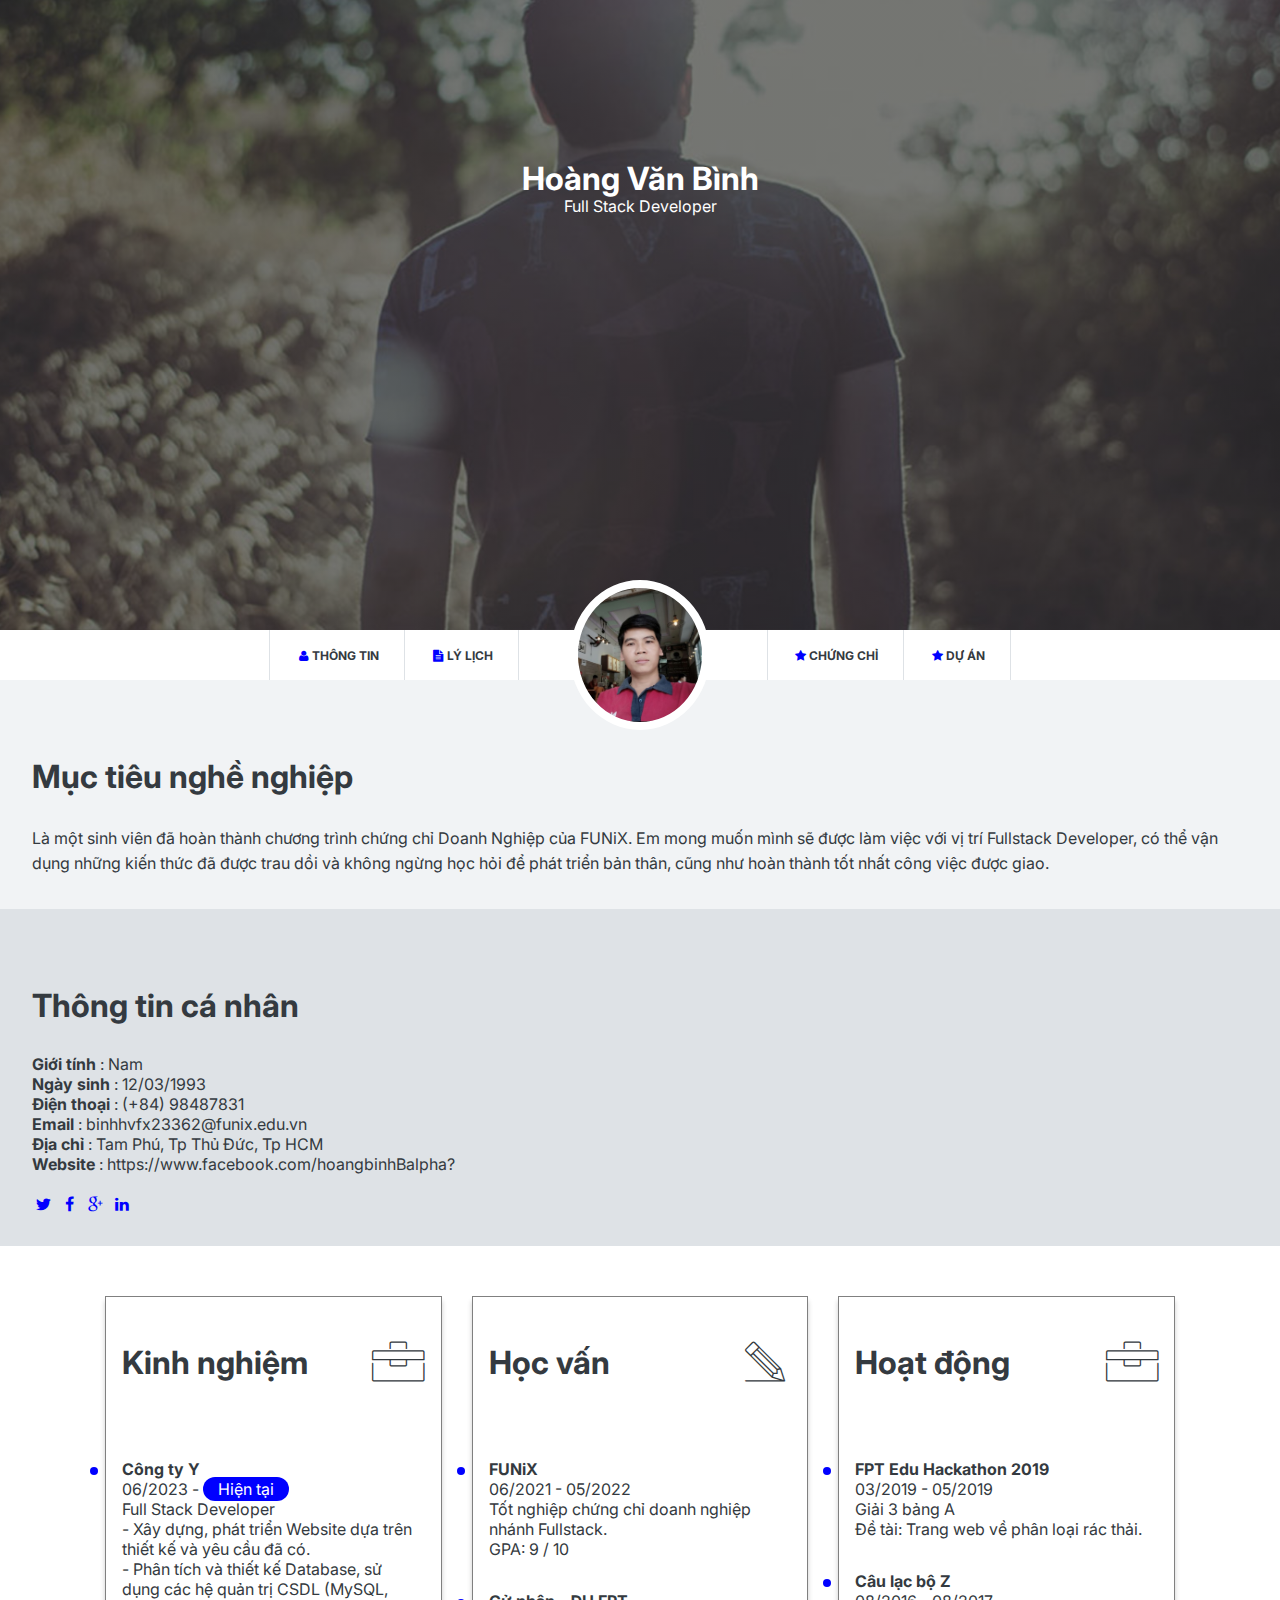
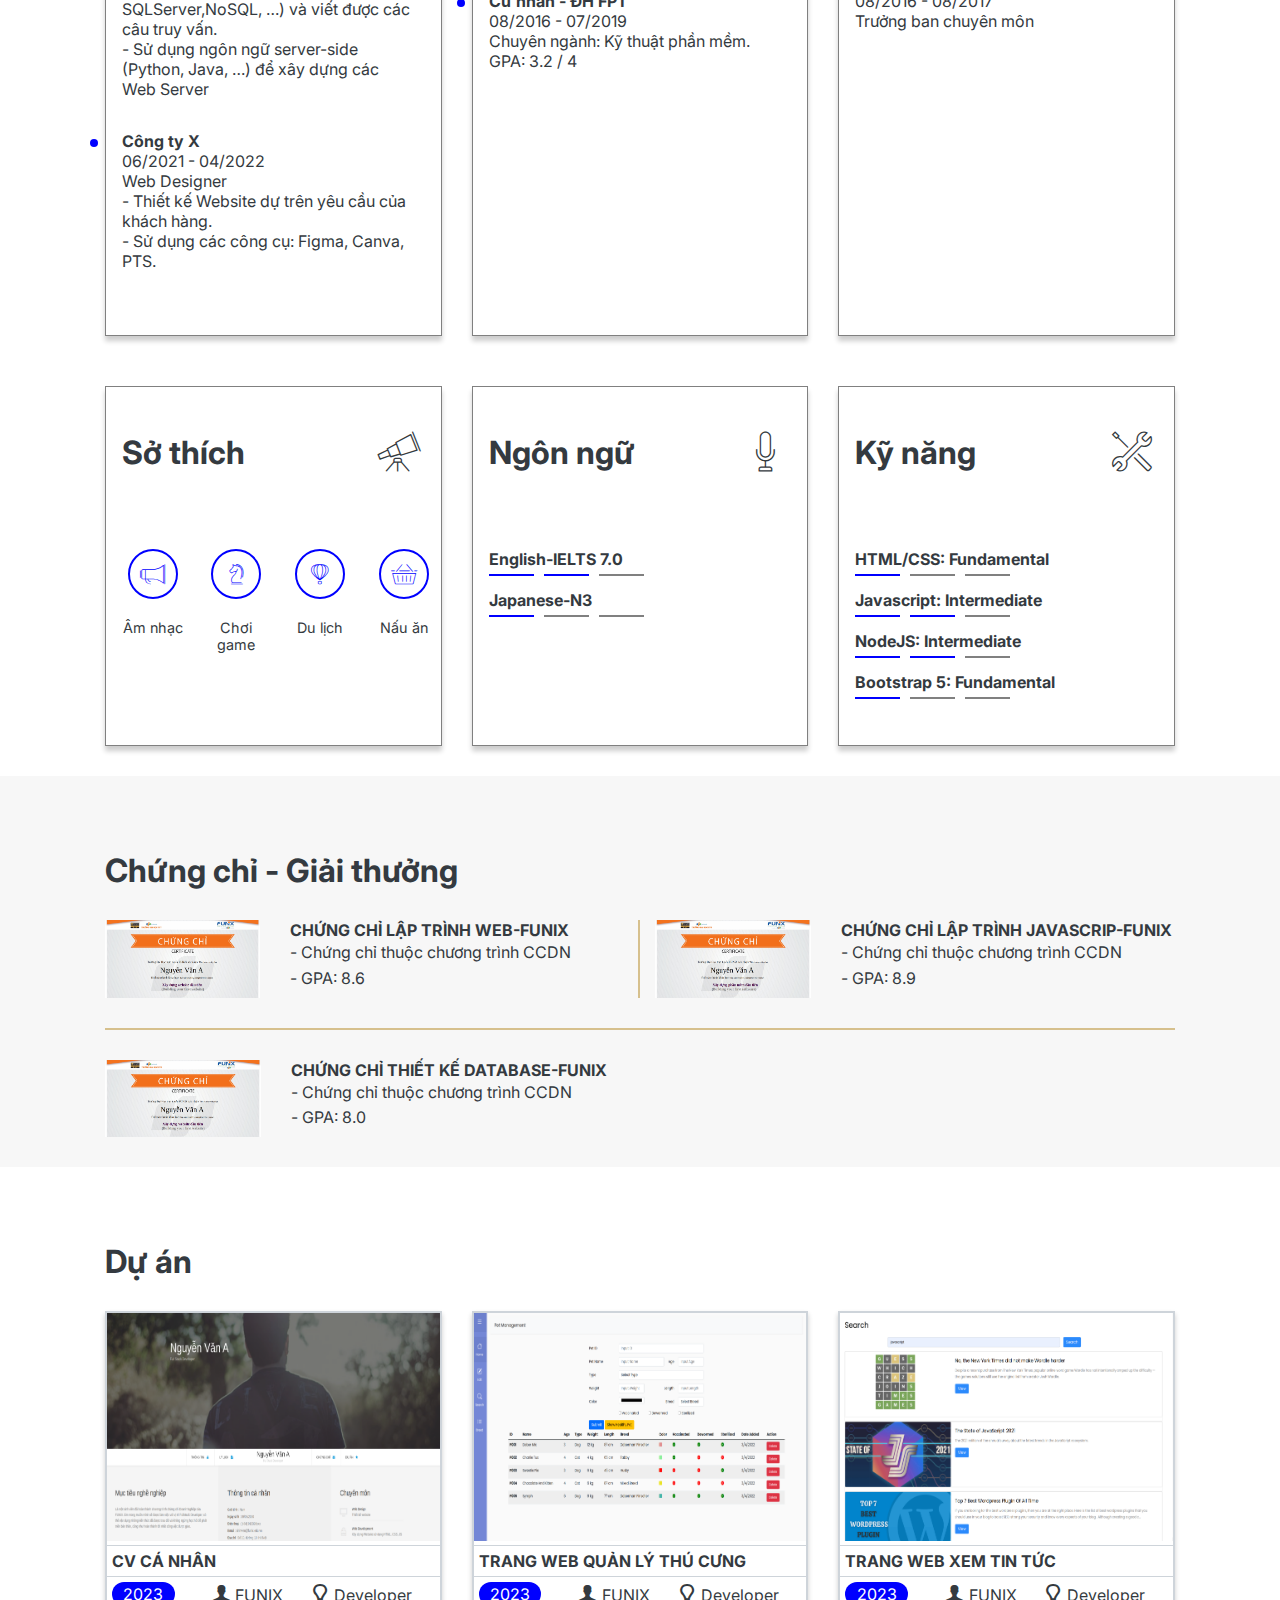
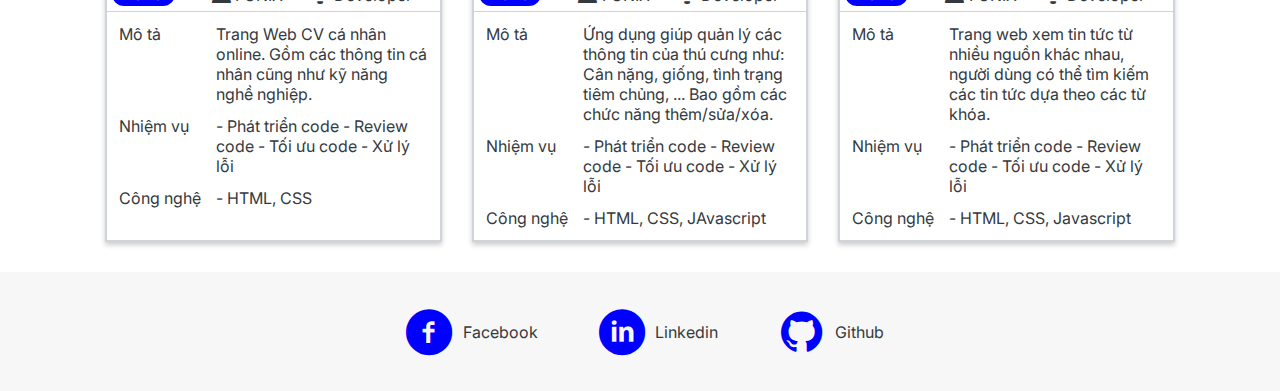
<file: THỰC HÀNH 3 THỬ NGHIỆM/index.html>
<!DOCTYPE html>
<html lang="en">
  <head>
    <meta charset="UTF-8" />
    <meta http-equiv="X-UA-Compatible" content="IE=edge" />
    <meta name="viewport" content="width=device-width, initial-scale=1.0" />
    <link rel="stylesheet" href="./css/laptop.css" />
    <link rel="stylesheet" href="./css/tablet.css" />
    <link rel="stylesheet" href="./css/mobile.css" />
    <link
      href="https://cdn.jsdelivr.net/npm/bootstrap@5.3.2/dist/css/bootstrap.min.css"
      rel="stylesheet"
      integrity="sha384-T3c6CoIi6uLrA9TneNEoa7RxnatzjcDSCmG1MXxSR1GAsXEV/Dwwykc2MPK8M2HN"
      crossorigin="anonymous"
    />
    <link rel="stylesheet" href="./css/font.css" />
    <link
      href="https://fonts.googleapis.com/css2?family=Inter:wght@400;600;700&display=swap"
      rel="stylesheet"
    />
    <link rel="preconnect" href="https://fonts.googleapis.com" />
    <link rel="preconnect" href="https://fonts.gstatic.com" crossorigin />

    <title>Assignment 03</title>
  </head>
  <body>
    <!-- BANNER -->
    <div id="banner" style="padding: 50px">
      <div class="text-banner">
        <h1>Hoàng Văn Bình</h1>
        <span>Full Stack Developer</span>
      </div>
    </div>

    <!-- NAV- BAR -->
    <section id="nav-bar">
      <nav class="container">
        <div class="nav-bar--item border-left">
          <a href="#about"><i class="icon-user"></i>Thông tin</a>
        </div>
        <div class="nav-bar--item border-left">
          <a href="#job-info"><i class="icon-doc-text-inv"></i>Lý lịch</a>
        </div>

        <!-- PHẦN NÂNG CAO-- THÊM HÌNH ẢNH CÁ NHÂN TRÊN nav-bar = thêm class="my_image" vào link <a> bên dưới -->
        <div class="nav-bar--item border--lr full-name">
          <a class="my_image" href="#" style="text-transform: none">
            <!-- <div><h2>Hoàng Văn Bình</h2></div>
            <div><em>Full Stack Developer</em></div> -->
          </a>
        </div>

        <div class="nav-bar--item border-right">
          <a href="#certificate"><i class="icon-star-1"></i>Chứng chỉ</a>
        </div>
        <div class="nav-bar--item border-right">
          <a href="#project"><i class="icon-star-1"></i>Dự án</a>
        </div>
      </nav>
    </section>

    <!-- THÔNG TIN - LÝ LỊCH -->
    <section id="about" class="bg-grey">
      <div class="container-md container-fluid">
        <div class="row text-break">
          <div id="target" class="col-12 col-sm-6">
            <h1 class="section-title">Mục tiêu nghề nghiệp</h1>
            <div class="flex-item--shrink">
              <p>
                Là một sinh viên đã hoàn thành chương trình chứng chỉ Doanh
                Nghiệp của FUNiX. Em mong muốn mình sẽ được làm việc với vị trí
                Fullstack Developer, có thể vận dụng những kiến thức đã được
                trau dồi và không ngừng học hỏi để phát triển bản thân, cũng như
                hoàn thành tốt nhất công việc được giao.
              </p>
            </div>
          </div>
          <div id="personal-info" class="col-12 col-sm-6">
            <h1 class="section-title">Thông tin cá nhân</h1>
            <div class="flex-item--shrink">
              <ul class="mt-40 info">
                <li>
                  <span><strong>Giới tính</strong></span> : Nam
                </li>
                <li>
                  <span><strong>Ngày sinh</strong></span> : 12/03/1993
                </li>
                <li>
                  <span><strong>Điện thoại</strong></span> : (+84) 98487831
                </li>
                <li>
                  <span><strong>Email</strong></span> :
                  binhhvfx23362@funix.edu.vn
                </li>
                <li>
                  <span><strong>Địa chỉ</strong></span> : Tam Phú, Tp Thủ Đức,
                  Tp HCM
                </li>
                <li>
                  <span><strong>Website</strong></span> :
                  https://www.facebook.com/hoangbinhBalpha?
                </li>
              </ul>
              <div>
                <ul class="personal-info--icon">
                  <i class="icon-twitter"></i>
                  <i class="icon-facebook"></i>
                  <i class="icon-gplus"></i>
                  <i class="icon-linkedin"></i>
                </ul>
              </div>
            </div>
          </div>
        </div>
      </div>
    </section>

    <!-- KINH NGHIỆM LÀM VIỆC -->
    <section id="job-info">
      <div class="container">
        <div class="grid-item item--1" style="margin-top: 20px">
          <div class="title"><h1>Kinh nghiệm</h1></div>
          <div class="icon"><i class="ic-toolbox"></i></div>
          <div class="content">
            <ul>
              <li style="margin-bottom: 32px">
                <div>
                  <div>
                    <strong>Công ty Y</strong><br />
                    <div>
                      06/2023 - <span class="text-color">Hiện tại</span>
                    </div>
                    Full Stack Developer<br />
                    - Xây dựng, phát triển Website dựa trên thiết kế và yêu cầu
                    đã có.<br />
                    - Phân tích và thiết kế Database, sử dụng các hệ quản trị
                    CSDL (MySQL, SQLServer,NoSQL, …) và viết được các câu truy
                    vấn.<br />
                    - Sử dụng ngôn ngữ server-side (Python, Java, …) để xây dựng
                    các Web Server
                  </div>
                </div>
              </li>
              <li>
                <div>
                  <div>
                    <strong>Công ty X</strong><br />
                    <div>06/2021 - 04/2022</div>
                    Web Designer<br />
                    - Thiết kế Website dự trên yêu cầu của khách hàng.<br />
                    - Sử dụng các công cụ: Figma, Canva, PTS.<br />
                  </div>
                </div>
              </li>
            </ul>
          </div>
        </div>
        <!-- HỌC VẤN -->
        <div class="grid-item item--2" style="margin-top: 20px">
          <div class="title"><h1>Học vấn</h1></div>
          <div class="icon"><i class="ic-pencil"></i></div>
          <div class="content">
            <ul>
              <li>
                <div>
                  <div>
                    <strong>FUNiX</strong><br />
                    <div>06/2021 - 05/2022</div>
                    Tốt nghiệp chứng chỉ doanh nghiệp nhánh Fullstack.<br />
                    GPA: 9 / 10
                  </div>
                </div>
              </li>
              <li>
                <div>
                  <div>
                    <strong>Cử nhân - ĐH FPT</strong><br />
                    <div>08/2016 - 07/2019</div>
                    Chuyên ngành: Kỹ thuật phần mềm.<br />
                    GPA: 3.2 / 4
                  </div>
                </div>
              </li>
            </ul>
          </div>
        </div>
        <!-- HOẠT ĐỘNG -->
        <div class="grid-item item--3" style="margin-top: 20px">
          <div class="title"><h1>Hoạt động</h1></div>
          <div class="icon"><i class="ic-toolbox"></i></div>
          <div class="content">
            <ul>
              <li>
                <div>
                  <strong>FPT Edu Hackathon 2019</strong><br />
                  <div>03/2019 - 05/2019</div>
                  Giải 3 bảng A<br />
                  Đề tài: Trang web về phân loại rác thải.
                </div>
              </li>
              <li>
                <div>
                  <strong>Câu lạc bộ Z</strong><br />
                  <div>08/2016 - 08/2017</div>
                  Trưởng ban chuyên môn
                </div>
              </li>
            </ul>
          </div>
        </div>
        <!-- SỞ THÍCH -->
        <div class="grid-item item--4" style="margin-top: 20px">
          <div class="title"><h1>Sở thích</h1></div>
          <div class="icon"><i class="ic-telescope"></i></div>
          <div class="content hobby">
            <div class="hobby-item">
              <i class="ic-megaphone"></i>
              <div class="hobby-text">Âm nhạc</div>
            </div>
            <div class="hobby-item">
              <i class="ic-strategy"></i>
              <div class="hobby-text">Chơi game</div>
            </div>
            <div class="hobby-item">
              <i class="ic-hotairballoon"></i>
              <div class="hobby-text">Du lịch</div>
            </div>
            <div class="hobby-item">
              <i class="ic-basket"></i>
              <div class="hobby-text">Nấu ăn</div>
            </div>
          </div>
        </div>
        <!-- NGÔN NGỮ -->
        <div class="grid-item item--5" style="margin-top: 20px">
          <div class="title"><h1>Ngôn ngữ</h1></div>
          <div class="icon"><i class="ic-mic"></i></div>
          <div class="content padding-left">
            <div><strong>English-IELTS 7.0</strong></div>
            <span class="scoring scoring-blue"></span
            ><span class="scoring scoring-blue"></span
            ><span class="scoring"></span>
            <div><strong>Japanese-N3</strong></div>

            <span class="scoring scoring-blue"></span
            ><span class="scoring"></span><span class="scoring"></span>
          </div>
        </div>
        <!-- KỸ NĂNG -->
        <div class="grid-item item--6" style="margin-top: 20px">
          <div class="title"><h1>Kỹ năng</h1></div>
          <div class="icon"><i class="ic-tools-2"></i></div>
          <div class="content padding-left">
            <div><strong>HTML/CSS: Fundamental</strong></div>
            <span class="scoring scoring-blue"></span
            ><span class="scoring"></span><span class="scoring"></span>
            <div><strong>Javascript: Intermediate</strong></div>
            <span class="scoring scoring-blue"></span
            ><span class="scoring scoring-blue scoring-blue"></span
            ><span class="scoring"></span>
            <div><strong>NodeJS: Intermediate</strong></div>
            <span class="scoring scoring-blue"></span
            ><span class="scoring scoring-blue"></span
            ><span class="scoring"></span>
            <div><strong>Bootstrap 5: Fundamental</strong></div>
            <span class="scoring scoring-blue"></span
            ><span class="scoring"></span><span class="scoring"></span>
          </div>
        </div>
      </div>
    </section>

    <!-- CHỨNG CHỈ-GIẢI THƯỞNG -->
    <section id="certificate" class="bg-grey">
      <div class="container">
        <h1 class="section-title">Chứng chỉ - Giải thưởng</h1>
        <div class="section-content">
          <div class="content-web">
            <img src="images/Cert_WEB.png" />
            <div class="section-content--title">
              <strong>CHỨNG CHỈ LẬP TRÌNH WEB-FUNIX</strong>
              <p>- Chứng chỉ thuộc chương trình CCDN</p>
              <p>- GPA: 8.6</p>
            </div>
          </div>

          <div class="content-javascript">
            <img src="images/Cert_PRF.png" />
            <div class="section-content--title">
              <strong>CHỨNG CHỈ LẬP TRÌNH JAVASCRIP-FUNIX</strong>
              <p>- Chứng chỉ thuộc chương trình CCDN</p>
              <p>- GPA: 8.9</p>
            </div>
          </div>

          <div class="content-database">
            <img src="images/Cert_DBI.png" />
            <div class="section-content--title">
              <strong>CHỨNG CHỈ THIẾT KẾ DATABASE-FUNIX</strong>
              <p>- Chứng chỉ thuộc chương trình CCDN</p>
              <p>- GPA: 8.0</p>
            </div>
          </div>
          <!-- Tạo thêm 1 div để thêm border giữa các item với class="content-blank" -->
          <div class="content-blank"></div>
        </div>
      </div>
    </section>

    <!-- DỰ ÁN -->
    <section id="project">
      <div class="container">
        <h1 class="section-title">Dự án</h1>
        <div class="section-content">
          <!-- DỰ ÁN 1 -->
          <div class="project-1">
            <a href="./digital-cv.html"
              ><img
                class="section-content--flex-item"
                src="images/project_1.png"
            /></a>
            <div class="border-around section-content--flex-item">
              <div class="grid-item--project">
                <strong class="title-project">CV CÁ NHÂN</strong>
              </div>
              <div class="grid-item--project icon--project">
                <span class="year-project">2023</span>
                <div class="position-job">
                  <span><i class="icon-user-1"></i>FUNIX</span>
                  <span><i class="icon-lamp"></i>Developer</span>
                </div>
              </div>
              <table class="grid-item--project section-content--flex-item">
                <tr>
                  <td style="width: 30%">Mô tả</td>
                  <td>
                    Trang Web CV cá nhân online. Gồm các thông tin cá nhân cũng
                    như kỹ năng nghề nghiệp.
                  </td>
                </tr>
                <tr>
                  <td>Nhiệm vụ</td>
                  <td>
                    - Phát triển code - Review code - Tối ưu code - Xử lý lỗi
                  </td>
                </tr>
                <tr>
                  <td>Công nghệ</td>
                  <td>- HTML, CSS</td>
                </tr>
              </table>
            </div>
          </div>

          <!-- DỰ ÁN 2 -->
          <div class="project-2">
            <a href="./digital-cv.html"
              ><img
                class="section-content--flex-item"
                src="images/project_2.png"
            /></a>

            <div class="border-around section-content--flex-item">
              <div class="grid-item--project">
                <strong class="title-project"
                  >TRANG WEB QUẢN LÝ THÚ CƯNG</strong
                >
              </div>
              <div class="grid-item--project icon--project">
                <span class="year-project">2023</span>
                <div class="position-job">
                  <span><i class="icon-user-1"></i>FUNIX</span>
                  <!-- <span>FUNIX</span> -->
                  <span><i class="icon-lamp"></i>Developer</span>
                  <!-- <span>Developer</span> -->
                </div>
              </div>
              <table class="grid-item--project section-content--flex-item">
                <tr>
                  <td style="width: 30%">Mô tả</td>
                  <td>
                    Ứng dụng giúp quản lý các thông tin của thú cưng như: Cân
                    nặng, giống, tình trạng tiêm chủng, ... Bao gồm các chức
                    năng thêm/sửa/xóa.
                  </td>
                </tr>
                <tr>
                  <td>Nhiệm vụ</td>
                  <td>
                    - Phát triển code - Review code - Tối ưu code - Xử lý lỗi
                  </td>
                </tr>
                <tr>
                  <td>Công nghệ</td>
                  <td>- HTML, CSS, JAvascript</td>
                </tr>
              </table>
            </div>
          </div>

          <!-- DỰ ÁN 3 -->
          <div class="project-3">
            <a href="./digital-cv.html"
              ><img
                class="section-content--flex-item"
                src="images/project_3.png"
            /></a>

            <div class="border-around section-content--flex-item">
              <div class="grid-item--project">
                <strong class="title-project">TRANG WEB XEM TIN TỨC</strong>
              </div>
              <div class="grid-item--project icon--project">
                <span class="year-project">2023</span>
                <div class="position-job">
                  <span><i class="icon-user-1"></i>FUNIX</span>
                  <!-- <span>FUNIX</span> -->
                  <span><i class="icon-lamp"></i>Developer</span>
                  <!-- <span>Developer</span> -->
                </div>
              </div>
              <table class="grid-item--project section-content--flex-item">
                <tr>
                  <td style="width: 30%">Mô tả</td>
                  <td>
                    Trang web xem tin tức từ nhiều nguồn khác nhau, người dùng
                    có thể tìm kiếm các tin tức dựa theo các từ khóa.
                  </td>
                </tr>
                <tr>
                  <td>Nhiệm vụ</td>
                  <td>
                    - Phát triển code - Review code - Tối ưu code - Xử lý lỗi
                  </td>
                </tr>
                <tr>
                  <td>Công nghệ</td>
                  <td>- HTML, CSS, Javascript</td>
                </tr>
              </table>
            </div>
          </div>
        </div>
      </div>
    </section>

    <!-- FOOTER -->
    <section id="footer" class="bg-grey">
      <div class="container">
        <ul>
          <li>
            <a
              href="https://www.facebook.com/hoangbinhBalpha?mibextid=ZbWKwL"
              target="_blank"
              ><i class="icon-facebook-circled"></i></a
            ><span>Facebook</span>
          </li>

          <li>
            <a href="#" target="_blank"><i class="icon-linkedin-circled"></i></a
            ><span>Linkedin</span>
          </li>

          <li>
            <a href="https://github.com/hoangbinh1993" target="_blank"
              ><i class="icon-github-circled"></i></a
            ><span>Github</span>
          </li>
        </ul>
      </div>
    </section>

    <script
      src="https://cdn.jsdelivr.net/npm/bootstrap@5.3.2/dist/js/bootstrap.bundle.min.js"
      integrity="sha384-C6RzsynM9kWDrMNeT87bh95OGNyZPhcTNXj1NW7RuBCsyN/o0jlpcV8Qyq46cDfL"
      crossorigin="anonymous"
    ></script>
  </body>
</html>
</file>
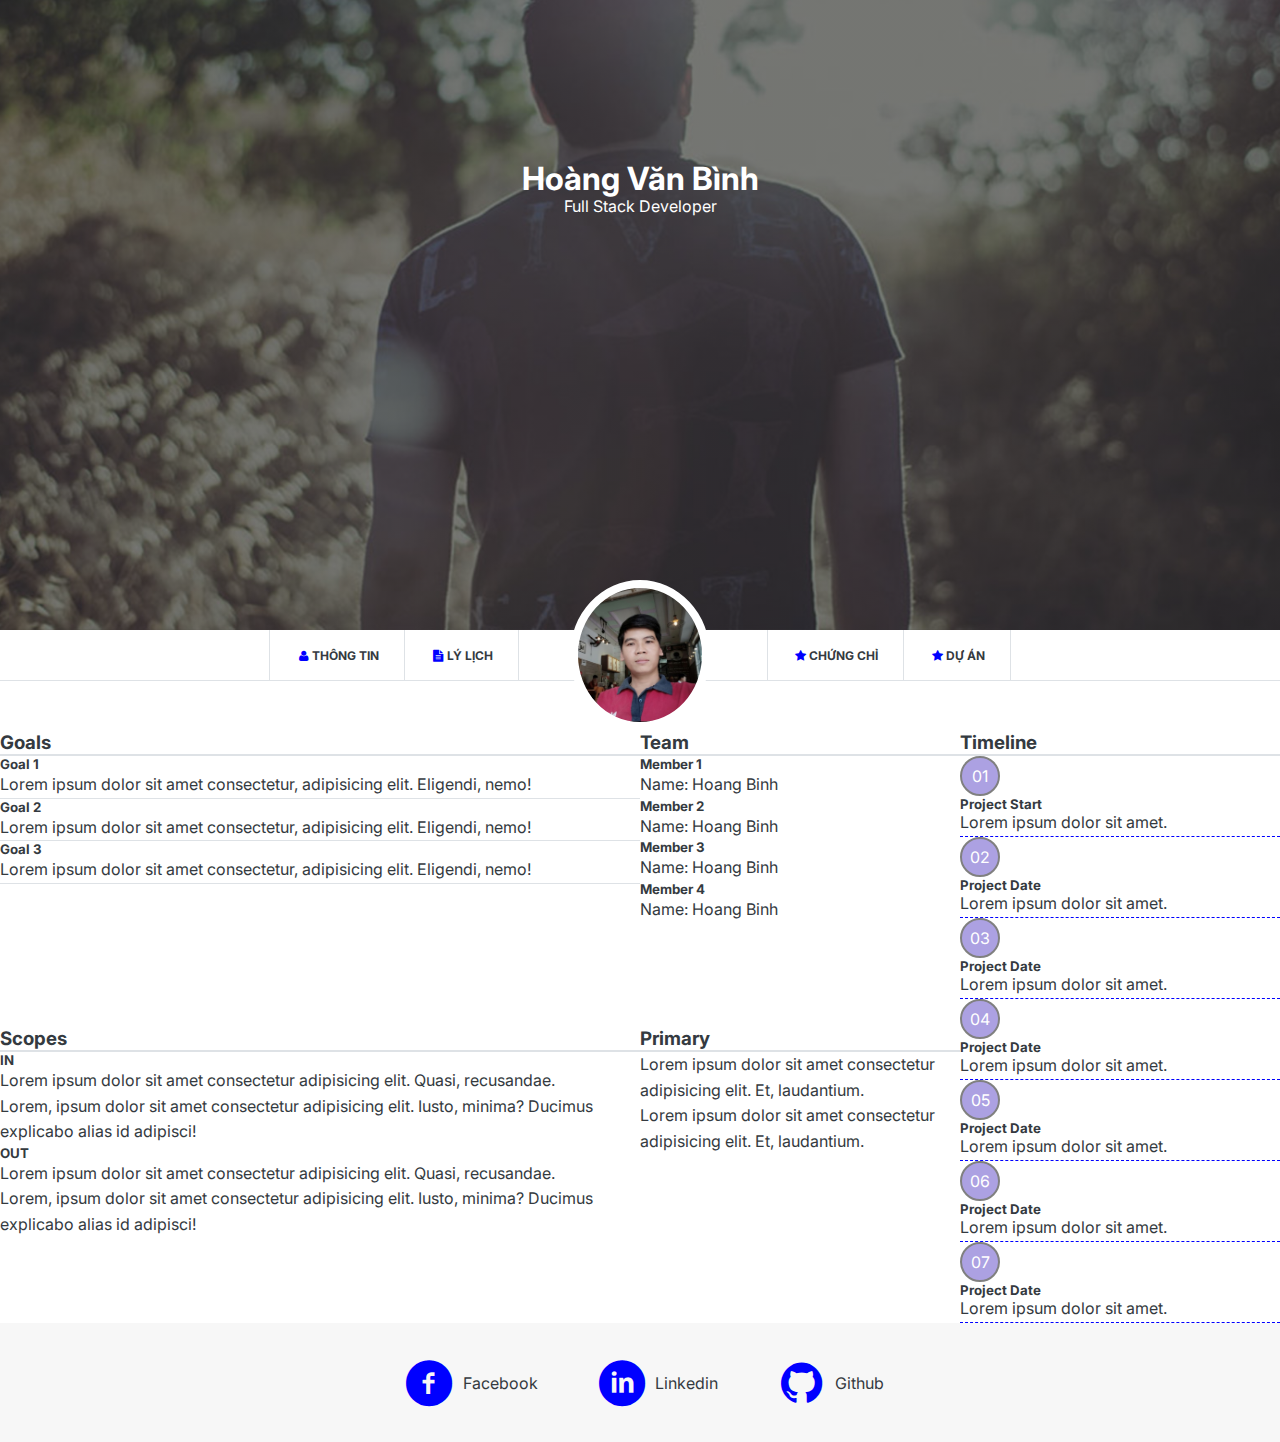
<file: THỰC HÀNH 3 THỬ NGHIỆM/digital-cv.html>
<!DOCTYPE html>
<html lang="en">
  <head>
    <meta charset="UTF-8" />
    <meta http-equiv="X-UA-Compatible" content="IE=edge" />
    <meta name="viewport" content="width=device-width, initial-scale=1.0" />
    <link rel="stylesheet" href="./css/laptop.css" />
    <link rel="stylesheet" href="./css/tablet.css" />
    <link rel="stylesheet" href="./css/mobile.css" />
    <link
      href="https://cdn.jsdelivr.net/npm/bootstrap@5.3.2/dist/css/bootstrap.min.css"
      rel="stylesheet"
      integrity="sha384-T3c6CoIi6uLrA9TneNEoa7RxnatzjcDSCmG1MXxSR1GAsXEV/Dwwykc2MPK8M2HN"
      crossorigin="anonymous"
    />
    <link rel="stylesheet" href="./css/font.css" />
    <link
      href="https://fonts.googleapis.com/css2?family=Inter:wght@400;600;700&display=swap"
      rel="stylesheet"
    />
    <link rel="preconnect" href="https://fonts.googleapis.com" />
    <link rel="preconnect" href="https://fonts.gstatic.com" crossorigin />

    <link
      rel="stylesheet"
      href="https://cdnjs.cloudflare.com/ajax/libs/font-awesome/6.5.1/css/all.min.css"
      integrity="sha512-DTOQO9RWCH3ppGqcWaEA1BIZOC6xxalwEsw9c2QQeAIftl+Vegovlnee1c9QX4TctnWMn13TZye+giMm8e2LwA=="
      crossorigin="anonymous"
      referrerpolicy="no-referrer"
    />

    <title>Project Charter</title>
  </head>
  <body>
    <div id="banner" style="padding: 50px">
      <div class="text-banner">
        <h1>Hoàng Văn Bình</h1>
        <span>Full Stack Developer</span>
      </div>
    </div>

    <section id="nav-bar" class="border-navbar">
      <nav class="container">
        <div class="nav-bar--item border-left">
          <a href="#"><i class="icon-user"></i>Thông tin</a>
        </div>
        <div class="nav-bar--item border-left">
          <a href="#"><i class="icon-doc-text-inv"></i>Lý lịch</a>
        </div>

        <!-- PHẦN NÂNG CAO-- THÊM HÌNH ẢNH CÁ NHÂN TRÊN nav-bar = thêm class="my_image" vào link <a> bên dưới -->
        <div class="nav-bar--item border--lr full-name">
          <a class="my_image" href="#" style="text-transform: none">
            <!-- <div><h2>Hoàng Văn Bình</h2></div>
            <div><em>Full Stack Developer</em></div> -->
          </a>
        </div>

        <div class="nav-bar--item border-right">
          <a href="#"><i class="icon-star-1"></i>Chứng chỉ</a>
        </div>
        <div class="nav-bar--item border-right">
          <a href="#"><i class="icon-star-1"></i>Dự án</a>
        </div>
      </nav>
    </section>

    <!-- Project Charter -->
    <section>
      <div id="project-charter">
        <div class="container-fluid bg-primary">
          <div class="project-charter--content pt-3 pb-3">
            <!-- GOALS -->
            <div class="goals bg-light m-3 p-3">
              <h3 class="goal-header pb-3 text-primary">Goals</h3>
              <div class="goal-content">
                <div class="goal-item p-3 d-flex flex-column flex-md-row">
                  <div class="goal-icon d-flex justify-content-center m-md-2">
                    <i class="fa-solid fa-flag-usa"></i>
                  </div>
                  <div class="goal-content-info ms-md-5">
                    <h5 class="goal-title">Goal 1</h5>
                    <p class="goal-info">
                      Lorem ipsum dolor sit amet consectetur, adipisicing elit.
                      Eligendi, nemo!
                    </p>
                  </div>
                </div>
                <div class="goal-item p-3 d-md-flex">
                  <div class="goal-icon d-flex justify-content-center m-md-2">
                    <i class="fa-solid fa-flag-usa"></i>
                  </div>
                  <div class="goal-content-info ms-md-5">
                    <h5 class="goal-title">Goal 2</h5>
                    <p class="goal-info">
                      Lorem ipsum dolor sit amet consectetur, adipisicing elit.
                      Eligendi, nemo!
                    </p>
                  </div>
                </div>
                <div class="goal-item p-3 d-md-flex">
                  <div class="goal-icon d-flex justify-content-center m-md-2">
                    <i class="fa-solid fa-flag-usa"></i>
                  </div>
                  <div class="goal-content-info ms-md-5">
                    <h5 class="goal-title">Goal 3</h5>
                    <p class="goal-info">
                      Lorem ipsum dolor sit amet consectetur, adipisicing elit.
                      Eligendi, nemo!
                    </p>
                  </div>
                </div>
              </div>
            </div>

            <!-- SCOPE -->
            <div class="scopes bg-light m-3 p-3">
              <h3 class="scope-header pb-3 text-primary">Scopes</h3>
              <div class="scope-content p-3 d-md-flex">
                <div class="scope-content--item pe-5">
                  <h5 class="scope-title mb-4 fw-bold">IN</h5>
                  <div class="scope-info">
                    <p>
                      Lorem ipsum dolor sit amet consectetur adipisicing elit.
                      Quasi, recusandae.
                    </p>
                    <p>
                      Lorem, ipsum dolor sit amet consectetur adipisicing elit.
                      Iusto, minima? Ducimus explicabo alias id adipisci!
                    </p>
                  </div>
                </div>

                <div class="scope-content--item pe-5">
                  <h5 class="scope-title mb-4 fw-bold">OUT</h5>
                  <div class="scope-info">
                    <p>
                      Lorem ipsum dolor sit amet consectetur adipisicing elit.
                      Quasi, recusandae.
                    </p>
                    <p>
                      Lorem, ipsum dolor sit amet consectetur adipisicing elit.
                      Iusto, minima? Ducimus explicabo alias id adipisci!
                    </p>
                  </div>
                </div>
              </div>
            </div>

            <!-- TEAM -->
            <div class="team bg-light m-3 p-3">
              <h3 class="team-header pb-3 text-primary">Team</h3>
              <div class="team-content p-3">
                <div class="team-content--item d-md-flex">
                  <div class="team-icon p-2 d-flex justify-content-center">
                    <i class="fa-solid fa-user"></i>
                  </div>
                  <div class="team-info ms-md-4">
                    <h5 class="team-member">Member 1</h5>
                    <p class="team-name-member">Name: Hoang Binh</p>
                  </div>
                </div>

                <div class="team-content--item d-md-flex">
                  <div class="team-icon p-2 d-flex justify-content-center">
                    <i class="fa-solid fa-user"></i>
                  </div>
                  <div class="team-info ms-md-4">
                    <h5 class="team-member">Member 2</h5>
                    <p class="team-name-member">Name: Hoang Binh</p>
                  </div>
                </div>

                <div class="team-content--item d-md-flex">
                  <div class="team-icon p-2 d-flex justify-content-center">
                    <i class="fa-solid fa-user"></i>
                  </div>
                  <div class="team-info ms-md-4">
                    <h5 class="team-member">Member 3</h5>
                    <p class="team-name-member">Name: Hoang Binh</p>
                  </div>
                </div>

                <div class="team-content--item d-md-flex">
                  <div class="team-icon p-2 d-flex justify-content-center">
                    <i class="fa-solid fa-user"></i>
                  </div>
                  <div class="team-info ms-md-4">
                    <h5 class="team-member">Member 4</h5>
                    <p class="team-name-member">Name: Hoang Binh</p>
                  </div>
                </div>
              </div>
            </div>

            <!-- PRIMARY -->
            <div class="primary bg-light m-3 p-3">
              <h3 class="primary-header pb-3 text-primary">Primary</h3>
              <div class="primary-content p-3">
                <div class="primary-content--item d-md-flex">
                  <div class="primary-icon d-flex justify-content-center p-2">
                    <i class="fa-solid fa-circle-question"></i>
                  </div>
                  <p class="primary-info ms-md-4">
                    Lorem ipsum dolor sit amet consectetur adipisicing elit. Et,
                    laudantium.
                  </p>
                </div>
                <div class="primary-content--item d-md-flex">
                  <div class="primary-icon d-flex justify-content-center p-2">
                    <i class="fa-solid fa-circle-question"></i>
                  </div>
                  <p class="primary-info ms-md-4">
                    Lorem ipsum dolor sit amet consectetur adipisicing elit. Et,
                    laudantium.
                  </p>
                </div>
              </div>
            </div>

            <!-- TIMELINE -->
            <div class="timeline bg-light m-3 p-3">
              <h3 class="timeline-header pb-3 text-primary">Timeline</h3>
              <div class="timeline-content">
                <div class="timeline-item p-3 d-md-flex gap-3">
                  <div class="timeline-time-number"><span>01</span></div>
                  <div class="timeline-info">
                    <div class="timeline-title"><h5>Project Start</h5></div>
                    <div class="timeline-content-info">
                      Lorem ipsum dolor sit amet.
                    </div>
                  </div>
                </div>

                <div class="timeline-item p-3 d-md-flex gap-3">
                  <div class="timeline-time-number"><span>02</span></div>
                  <div class="timeline-info">
                    <div class="timeline-title"><h5>Project Date</h5></div>
                    <div class="timeline-content-info">
                      Lorem ipsum dolor sit amet.
                    </div>
                  </div>
                </div>

                <div class="timeline-item p-3 d-md-flex gap-3">
                  <div class="timeline-time-number"><span>03</span></div>
                  <div class="timeline-info">
                    <div class="timeline-title"><h5>Project Date</h5></div>
                    <div class="timeline-content-info">
                      Lorem ipsum dolor sit amet.
                    </div>
                  </div>
                </div>

                <div class="timeline-item p-3 d-md-flex gap-3">
                  <div class="timeline-time-number"><span>04</span></div>
                  <div class="timeline-info">
                    <div class="timeline-title"><h5>Project Date</h5></div>
                    <div class="timeline-content-info">
                      Lorem ipsum dolor sit amet.
                    </div>
                  </div>
                </div>

                <div class="timeline-item p-3 d-md-flex gap-3">
                  <div class="timeline-time-number"><span>05</span></div>
                  <div class="timeline-info">
                    <div class="timeline-title"><h5>Project Date</h5></div>
                    <div class="timeline-content-info">
                      Lorem ipsum dolor sit amet.
                    </div>
                  </div>
                </div>

                <div class="timeline-item p-3 d-md-flex gap-3">
                  <div class="timeline-time-number"><span>06</span></div>
                  <div class="timeline-info">
                    <div class="timeline-title"><h5>Project Date</h5></div>
                    <div class="timeline-content-info">
                      Lorem ipsum dolor sit amet.
                    </div>
                  </div>
                </div>

                <div class="timeline-item p-3 d-md-flex gap-3">
                  <div class="timeline-time-number"><span>07</span></div>
                  <div class="timeline-info">
                    <div class="timeline-title"><h5>Project Date</h5></div>
                    <div class="timeline-content-info">
                      Lorem ipsum dolor sit amet.
                    </div>
                  </div>
                </div>
              </div>
            </div>
          </div>
        </div>
      </div>
    </section>

    <!-- FOOTER -->
    <section id="footer" class="bg-grey">
      <div class="container">
        <ul>
          <li>
            <a
              href="https://www.facebook.com/hoangbinhBalpha?mibextid=ZbWKwL"
              target="_blank"
              ><i class="icon-facebook-circled"></i></a
            ><span>Facebook</span>
          </li>

          <li>
            <a href="#" target="_blank"><i class="icon-linkedin-circled"></i></a
            ><span>Linkedin</span>
          </li>

          <li>
            <a href="https://github.com/hoangbinh1993" target="_blank"
              ><i class="icon-github-circled"></i></a
            ><span>Github</span>
          </li>
        </ul>
      </div>
    </section>

    <script
      src="https://cdn.jsdelivr.net/npm/bootstrap@5.3.2/dist/js/bootstrap.bundle.min.js"
      integrity="sha384-C6RzsynM9kWDrMNeT87bh95OGNyZPhcTNXj1NW7RuBCsyN/o0jlpcV8Qyq46cDfL"
      crossorigin="anonymous"
    ></script>
  </body>
</html>
</file>
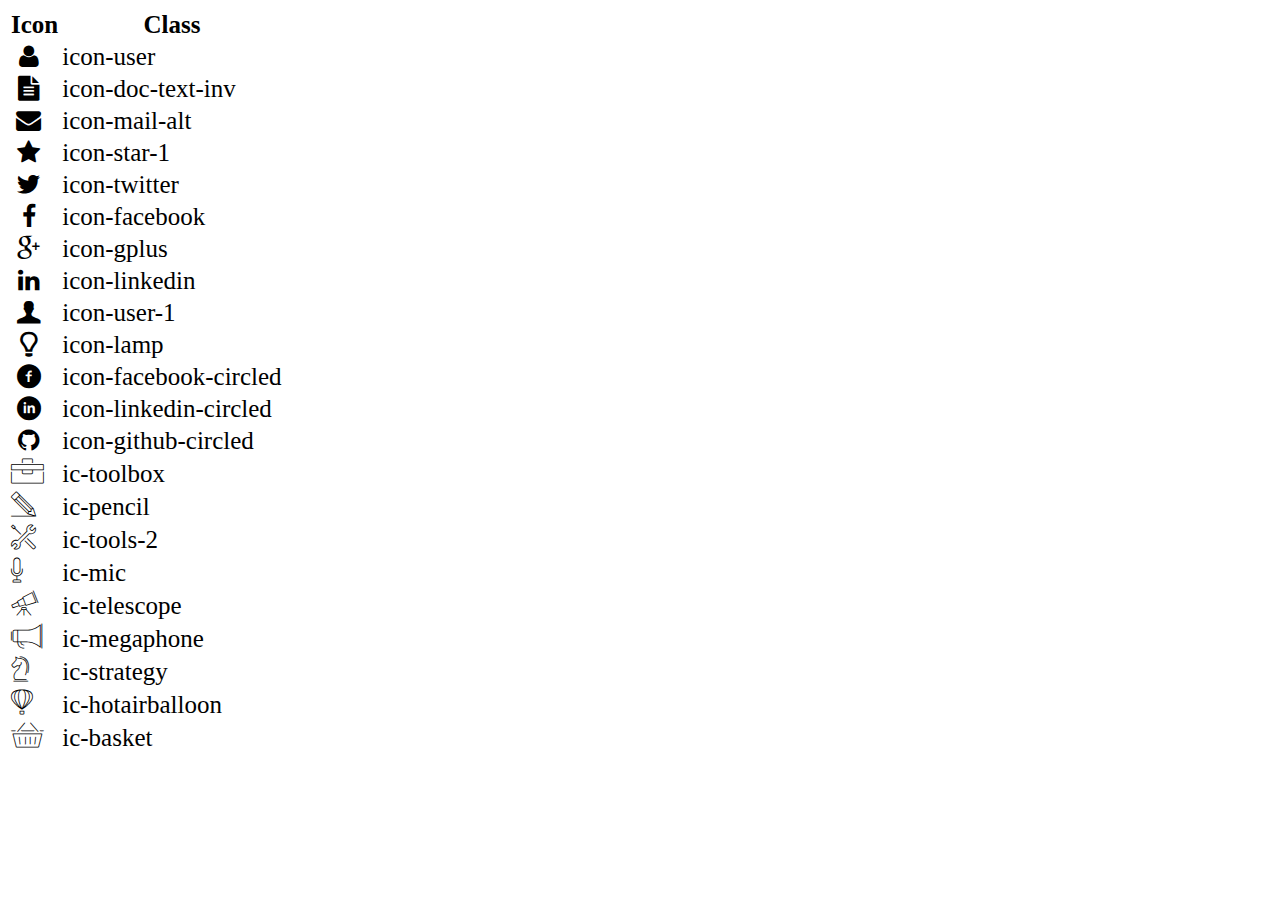
<file: THỰC HÀNH 3 THỬ NGHIỆM/icon-list.html>
<!DOCTYPE html>
<html lang="en">

<head>
    <meta charset="UTF-8">
    <meta http-equiv="X-UA-Compatible" content="IE=edge">
    <meta name="viewport" content="width=device-width, initial-scale=1.0">
    <link rel="stylesheet" href="css/font.css">
    <title>Icon List</title>
</head>

<body>
    <table style="font-size: 25px;">
        <thead>
            <tr>
                <th>Icon</th>
                <th>Class</th>
            </tr>
        </thead>
        <tbody>
            <tr>
                <td><i class="icon-user"></i></td>
                <td>icon-user</td>
            </tr>
            <tr>
                <td><i class="icon-doc-text-inv"></i></td>
                <td>icon-doc-text-inv</td>
            </tr>
            <tr>
                <td><i class="icon-mail-alt"></i></td>
                <td>icon-mail-alt</td>
            </tr>
            <tr>
                <td><i class="icon-star-1"></i></td>
                <td>icon-star-1</td>
            </tr>
            <tr>
                <td><i class="icon-twitter"></i></td>
                <td>icon-twitter</td>
            </tr>
            <tr>
                <td><i class="icon-facebook"></i></td>
                <td>icon-facebook</td>
            </tr>
            <tr>
                <td><i class="icon-gplus"></i></td>
                <td>icon-gplus</td>
            </tr>
            <tr>
                <td><i class="icon-linkedin"></i></td>
                <td>icon-linkedin</td>
            </tr>
            <tr>
                <td><i class="icon-user-1"></i></td>
                <td>icon-user-1</td>
            </tr>
            <tr>
                <td><i class="icon-lamp"></i></td>
                <td>icon-lamp</td>
            </tr>
            <tr>
                <td><i class="icon-facebook-circled"></i></td>
                <td>icon-facebook-circled</td>
            </tr>
            <tr>
                <td><i class="icon-linkedin-circled"></i></td>
                <td>icon-linkedin-circled</td>
            </tr>
            <tr>
                <td><i class="icon-github-circled"></i></td>
                <td>icon-github-circled</td>
            </tr>
            <tr>
                <td><i class="ic-toolbox"></i></td>
                <td>ic-toolbox</td>
            </tr>
            <tr>
                <td><i class="ic-pencil"></i></td>
                <td>ic-pencil</td>
            </tr>
            <tr>
                <td><i class="ic-tools-2"></i></td>
                <td>ic-tools-2</td>
            </tr>

            <tr>
                <td><i class="ic-mic"></i></td>
                <td>ic-mic</td>
            </tr>
            <tr>
                <td><i class="ic-telescope"></i></td>
                <td>ic-telescope</td>
            </tr>
            <tr>
                <td><i class="ic-megaphone"></i></td>
                <td>ic-megaphone</td>
            </tr>
            <tr>
                <td><i class="ic-strategy"></i></td>
                <td>ic-strategy</td>
            </tr>
            <tr>
                <td><i class="ic-hotairballoon"></i></td>
                <td>ic-hotairballoon</td>
            </tr>
            <tr>
                <td><i class="ic-basket"></i></td>
                <td>ic-basket</td>
            </tr>
        </tbody>
    </table>
</body>

</html>
</file>
<file: THỰC HÀNH 3 THỬ NGHIỆM/css/laptop.css>
* {
  margin: 0px;
  padding: 0px;
  box-sizing: border-box;
}

html {
  font-family: "Inter", sans-serif;
  color: #343a40;
  font-size: 16px;
}

h1 {
  line-height: 1.05;
}

p {
  line-height: 1.6;
}

.bg-grey {
  background: #f7f7f7;
}

section > .container {
  width: 1170px;
  margin: 0 auto;
  display: block;

  padding: 30px 50px;
}

/* 1. XÂY DỰNG PHÀN ẢNH BANNER */
/* background iamge cho banner */
#banner {
  background-image: linear-gradient(
      rgba(34, 34, 34, 0.6),
      rgba(34, 34, 34, 0.6)
    ),
    url(../images/banner.jpg);
  height: 70vh;
  background-size: cover;
  background-position: center;
  text-align: center;
  color: #fff;
  position: relative;
}

/* định dạng cho text banner */
.text-banner {
  position: absolute;
  top: 30%;
  left: 50%;
  transform: translate(-50%, -50%);
}
/* End banner */

/* 2.XÂY DỰNG NAVBAR */
/* Bố cục cho nav-bar = flex */
#nav-bar .container {
  display: flex;
  justify-content: center;
  align-items: center;
  text-align: center;
  padding: 0px;
  height: 50px;
  position: relative;
}

/*Set bố cục thành phần nav-bar--item = flex*/
.container .nav-bar--item {
  display: flex;
  justify-content: center;
  align-items: center;
  padding: 0 25px;
  height: 100%;
  text-align: center;
}

/*  Set width cho class="full-name" của text = họ và tên*/
.full-name {
  width: 250px;
}

/* Set cho link <a> */
#nav-bar a {
  text-transform: uppercase;
  text-decoration: none;
  color: inherit;
  font-size: 12px;
  font-weight: 700;
}

/* Set màu <blue> cho các icon */
#nav-bar i {
  color: blue;
}

/* Hiệu ứng hover cho nav-bar----VÀ COMMENT CODE NÀY ĐỂ LÀM PHẦN SỐ 11 NÂNG CAO - THÊM HÌNH ẢNH CÁ NHÂN VÀO giữa nav-bar */

/* HIỆU ỨNG hover THAY THẾ CHO nav-bar KHI THÊM HÌNH ẢNH CÁ NHÂN ĐỂ VẪN NHÌN THẤY BÀI LÀM TRƯỚC ĐÓ */
#nav-bar a:hover {
  color: #fff;
  background-color: rgba(230, 67, 190, 0.935);
  border-radius: 10px;
  padding: 10px;
  box-shadow: 0px 5px 20px rgba(0, 0, 0, 0.2);
  transition: transform 0.2s ease-in-out;
}

#nav-bar a:active {
  background-color: rgba(30, 255, 0, 0.935);
}

/* Set  border-left cho 2 ô "THÔNG TIN" "LÝ LỊCH" */
.border-left {
  border-left: 1px solid #dee2e6;
}

/* Set  border-left và border-right cho ô Họ và Tên */
.border--lr {
  border-left: 1px solid #dee2e6;
  border-right: 1px solid #dee2e6;
}

/* Set  border-left cho 2 ô "CHÚNG CHỈ" "DỰ ÁN" */
.border-right {
  border-right: 1px solid #dee2e6;
}

/* 11. PHẦN NÂNG CAO */
/* Cài hình đại diện cá nhân */
.my_image {
  background-image: url(../images/my-photo.jpg);
  position: absolute;
  background-size: cover;
  background-position: center;
  z-index: 1;
  width: 140px;
  height: 150px;
  border: 8px solid white;
  top: 50%;
  left: 50%;
  transform: translate(-50%, -50%);
  border-radius: 50%;
}
/*  End navbar */

/* 3. XÂY DỰNG PHẦN THÔNG TIN CÁ NHÂN  */

/* Set khoảng trắng cho các tiêu đề */
.section-title {
  padding-top: 48px;
  padding-bottom: 32px;
}

/* Set cho thẻ "Mục tiêu nghề nghiệp */
#target {
  padding: 32px;
  background-color: #f1f3f5;
}

/* Set cho thẻ "Thông tin cá nhân */
#personal-info {
  padding: 32px;
  background-color: #dee2e6;
}

/* Bỏ dấu chấm tròn trước các li của ul */
#personal-info ul {
  list-style-type: none;
  padding-left: 0px;
}

/* Set màu cho icon */
.personal-info--icon {
  color: blue;
  padding-top: 20px;
}
/* End thông tin cá nhân */

/* 4. XÂY DỰNG PHẦN THÔNG TIN NGHỀ NGHIỆP  */
/* Bố cục cho các thẻ = grid-container gồm 3 cột bằng nhau*/
#job-info .container {
  display: grid;
  grid-template-columns: repeat(3, 1fr);
  grid-template-rows: auto auto;
  gap: 30px;
}

/* Bố cục cho các grid-item */
#job-info .grid-item {
  display: grid;
  grid-template-columns: 75% 25%;
  grid-template-rows: 130px 1fr;
  border: 1px solid gray;
  box-shadow: 0px 5px 5px rgba(0, 0, 0, 0.2);
}

/* bố cục cho các job-info có class="content" kéo dài 2 cột */
.content {
  grid-area: 2/1/-1/-1;
  padding: 32px 24px 32px 0px;
}

/* Canh chỉnh các tiêu đề */
.grid-item .title {
  padding-left: 16px;
  align-self: center;
}

/* Canh chỉnh cho các icon của tiêu đề */
.grid-item .icon {
  align-self: center;
  justify-self: center;
}

.grid-item .icon i {
  font-size: 40px;
  display: flex;
  align-items: center;
}

/* Set các <li> nội dung trong thẻ*/
#job-info li {
  margin-bottom: 32px;
  padding-left: 16px;
  list-style-type: none;
  position: relative;
}

/* TẠO CHẤM TRÒN TRƯỚC <li>  */
#job-info li:before {
  content: "";
  position: absolute;
  width: 8px;
  height: 8px;
  background-color: blue;
  top: 8px;
  left: -16px;
  border-radius: 50%;
}

/* tạo background cho text-color (hiện tại) */
.text-color {
  background-color: blue;
  color: #fff;
  padding: 2px 15px;
  border-radius: 20px;
}
/* End nghề nghiệp */

/*5. XÂY DỰNG PHẦN SỞ THÍCH  */
/* CHIA LAYOUT CHO PHẦN SỞ THÍCH BẰNG FLEX-BOX TRONG ASSIGMENT 03 */
.grid-item .hobby {
  --spacing: 10px;
  --column: 4;
  display: flex;
  text-align: center;
  flex-wrap: wrap;
  overflow: hidden;
  padding: 32px 0px;
  margin-left: calc(-1 * var(--spacing)) - var(--spacing);
}

.grid-item .hobby .hobby-item {
  display: flex;
  flex-direction: column;
  align-items: center;
  margin-left: 10px;
  text-align: center;
  width: calc(calc(100% / var(--column)) - 10px);
}

/* Set cho các icon */
.hobby-item i {
  font-size: 20px;
  color: blue;
  border: 2px solid blue;
  width: 50px;
  height: 50px;
  border-radius: 50%;
  display: flex;
  justify-content: center;
  align-items: center;
}

/* set các text của hobby */
.hobby-text {
  text-align: center;
  font-size: 0.9rem;
  padding-top: 20px;
}
/* End sở thích */

/* 6. XÂY DỰNG PHẦN "Ngôn Ngữ", "Kỹ Năng" */
/* padding-left cho content của "Ngôn Ngữ", "Kỹ Năng" */
.grid-item .padding-left {
  padding-left: 16px;
}

/* Tạo thang điểm <scoring> */
.scoring {
  display: inline-block;
  background: gray;
  height: 2px;
  width: 45px;
  margin-top: 5px;
  margin-right: 10px;
  margin-bottom: 10px;
}

/* cho điểm = màu blue */
.scoring-blue {
  background: blue;
}
/* End ngôn ngữ-kỹ năng  */

/* 7. XÂY DỰNG PHẦN CHỨNG CHỈ-GIẢI THƯỞNG */
/* Định kích thước cho hình ảnh */
#certificate img {
  width: 30%;
  height: auto;
}

/* Tạo bố cục grid = 2 cột + 2 hàng */
#certificate .section-content {
  display: grid;
  grid-template-columns: 1fr 1fr;
}

/* Set content-web + thêm border-right*/
.content-web {
  display: flex;
  gap: 30px;
  border-right: 2px solid #d6c08d;
  padding-right: 15px;
}

/* Set content-javascrip */
.content-javascript {
  display: flex;
  gap: 30px;
  padding-left: 15px;
}

/* Set content-database + thêm border-top*/
.content-database {
  display: flex;
  gap: 30px;
  border-top: 2px solid #d6c08d;
  margin-top: 30px;
  padding-top: 30px;
  padding-right: 15px;
}

/* Thêm border-top cho ô trống */
.content-blank {
  border-top: 2px solid #d6c08d;
  margin-top: 30px;
}
/* End chứng chỉ- giải thưởng */

/* 8. XÂY DỰNG PHẦN DỰ ÁN*/
/* Bố cục grid cho phần dự án chia thành 3 cột */
#project .section-content {
  display: flex;
  gap: 30px;
  /* align-items: stretch; */
}

.project-1,
.project-2,
.project-3 {
  border: 2px solid #ced4da;
  box-shadow: 0px 3px 5px rgba(0, 0, 0, 0.2);
}

/* Định kích thước cho hình ảnh dự án */
#project img {
  max-width: 100%;
  height: auto;
  object-fit: cover;
  flex-shrink: 0;
}

#project img:hover {
  transform: scale(0.98);
  transition: transform 0.2s ease-in-out;
  border: 2px solid red;
}

/* Thêm border cho các grid-item--project */
.grid-item--project {
  border-top: 1px solid #ced4da;
  padding: 5px;
}

/* Tiêu đề của Project */
/* icon-project */
.icon--project {
  display: flex;
  justify-content: center;
  align-items: center;
  gap: 10px;
  width: 100%;
}

/* Tạo điểm nhấn nền cho văn bản thời gian của dự án có class="icon" */
.icon--project .year-project {
  flex-basis: 20%;
  background-color: blue;
  color: white;
  border-radius: 15px;
  padding: 2px;
  text-align: center;
}

/* Flex-box cho position-job */
.icon--project .position-job {
  display: flex;
  justify-content: space-evenly;
  align-items: center;
  flex-basis: 80%;
}

/* Định dạng cho icon dự án */
.icon--project i {
  font-size: 20px;
}

/* Định dạng cho bảng */
/* thêm border-top cho các tr của table */
#project tr {
  border-top: 1px solid #ced4da;
}

/* SEt padding-left cho table */
#project table td {
  padding: 5px;
  vertical-align: top;
}
/*End dự án */

/* 8. FOOTER */
/* Bố cục cho ul bằng <flex> */
#footer ul {
  list-style-type: none;
  display: flex;
  justify-content: center;
  align-items: center;
  gap: 50px;
  margin-bottom: 0px;
  padding-left: 0px;
}

/* Set màu cho icon = blue */
#footer i {
  color: blue;
  font-size: 300%;
}

/* Set li = flex */
#footer li {
  display: flex;
  justify-content: center;
  align-items: center;
}

/*xóa gạch chân cho text của link(a)  */
#footer a {
  text-decoration: none;
  color: inherit;
}

/* Set hiệu ứng hover cho các icon của footer */
#footer li a:hover {
  transform: scale(0.9);
}

/* Set hiệu ứng action cho các icon của footer */
#footer li i:active {
  color: green;
}

/* END */

/* PHẦN NÂNG CAO--TẠO THÊM PROJECT CHAPTER */
/* border-navbar */
.border-navbar {
  border-bottom: 1px solid #dee2e6;
}

/* KẾT HỢP VỚI BOOTSTRAP */
/* BỐ CỤC CHO "project-charter" */
.project-charter--content {
  display: grid;
  grid-template-columns: 50% 25% 25%;
  grid-template-rows: 1fr 1fr;
  margin-top: 50px;
}

/* BỐ CỤC CHO "TEAM" */
.project-charter--content .team {
  grid-area: 1/2/2/3;
}

/* BỐ CỤC CHO "TEAM" */
.project-charter--content .timeline {
  grid-area: 1/3/-1/-1;
}

/* THÊM BORDER CHO CÁC TIÊU ĐỀ */
.goal-header,
.team-header,
.timeline-header,
.scope-header,
.primary-header {
  border-bottom: 2px solid #dee2e6;
}

/* THÊM BORDER CHO TIÊU ĐỀ "GOAL" */
.goal-item {
  border-bottom: 1px solid #dee2e6;
}

/* font-size cho các icon */
.goal-icon i,
.primary-icon i,
.team-icon i {
  font-size: 20px;
}

/* SET cho các số của  mốc thời gian "timeline" */
.timeline-time-number span {
  display: flex;
  justify-content: center;
  align-items: center;
  width: 40px;
  height: 40px;
  border-radius: 50%;
  color: #fff;
  border: 2px solid gray;
  background-color: rgba(78, 55, 193, 0.471);
}

.timeline-content .timeline-info {
  border-bottom: 1px dashed blue;
  padding-bottom: 4px;
}

/* END */
</file>
<file: THỰC HÀNH 3 THỬ NGHIỆM/css/tablet.css>
@media screen and (max-width: 768px) {
  /* NAVBAR */
  #nav-bar .container {
    width: 100%;
  }

  .my_image {
    display: none;
  }

  .full-name {
    width: 0;
  }

  /* KINH NGHIỆM */
  #job-info .container {
    grid-template-columns: repeat(2, 1fr);
    grid-template-rows: auto auto auto;
    gap: 15px;
  }

  #job-info .grid-item {
    height: auto;
  }

  /* icon */
  .grid-item .icon {
    padding-top: 10px;
    margin-left: -15px;
    align-self: start;
  }

  /*Đặt số cột cho sở thích */
  .grid-item .hobby {
    --spacing: 0px;
    --column: 3;
  }

  .hobby-text {
    font-size: 0.75rem;
    padding-top: 10px;
  }

  .grid-item .hobby .hobby-item:last-child {
    margin-top: -50px;
  }

  /* CHỨNG CHỈ - GIẢI THƯỞNG */
  .content-web,
  .content-javascript,
  .content-database {
    flex-direction: column;
    gap: 5px;
  }

  /* Image */
  #certificate img {
    width: 100%;
    height: auto;
  }

  /* DỰ ÁN */
  /* bố cục dự án--thu hẹp spacing giữa các cột */
  #project .section-content {
    gap: 10px;
    font-size: 0.75rem;
  }

  .icon--project .year-project {
    margin-top: -25px;
  }

  /* vị trí  công việc */
  .icon--project .position-job {
    flex-direction: column;
    align-items: start;
  }

  /* PHẦN NÂNG CAO--TẠO THÊM PROJECT CHAPTER */

  /* KẾT HỢP VỚI BOOTSTRAP */
  .project-charter--content {
    display: block;
    width: 100%;
    padding: 0px;
  }

  #project-charter {
    width: 100%;
    display: block;
    padding: 0px;
    margin: 0px;
  }

  .goal-icon i,
  .primary-icon i,
  .team-icon i {
    font-size: 35px;
  }

  /* TIMELINE */
  .timeline-item {
    border-bottom: 1px dashed blue;
  }

  .timeline-content .timeline-info {
    border-bottom: none;
  }
}
</file>
<file: THỰC HÀNH 3 THỬ NGHIỆM/css/mobile.css>
@media (max-width: 576px) {
  /* banner */
  #banner {
    height: 60vh;
  }

  /* NAVBAR*/
  #nav-bar a {
    font-size: 0.8rem;
  }

  #nav-bar .container .border--lr {
    display: none;
  }

  #nav-bar .container {
    display: block;
    width: 100%;
    height: 100%;
  }

  .container .nav-bar--item {
    display: block;
    padding: 20px 50px;
    text-align: start;
  }

  .border-left,
  .border-right {
    border: none;
  }

  #nav-bar .nav-bar--item:hover {
    color: #fff;
    background-color: #40c057;
    border-radius: 10px;
  }

  #nav-bar a:hover {
    color: none;
    background-color: none;
    border-radius: none;
    padding: none;
    box-shadow: none;
  }
  /*  END navbar */

  /* Phần Thông tin cá nhân */
  #about {
    display: flex;
    width: 100%;
    height: 100%;
  }

  /* KINH NGHIỆM */
  #job-info .container {
    display: block;
    width: 100%;
  }

  /* icon */
  .grid-item .icon {
    padding-top: 0px;
    margin-left: 0px;
    align-self: center;
    margin-bottom: 30px;
  }

  /* Sở thích */
  .grid-item .hobby .hobby-item {
    padding-top: 20px;
  }

  .grid-item .hobby .hobby-item:last-child {
    margin-top: 0px;
  }

  .hobby-text {
    font-size: 1rem;
  }

  /* CHỨNG CHỈ - GIẢI THƯỞNG */
  #certificate .section-content {
    display: block;
  }

  #certificate .container {
    width: 100%;
  }

  /* Set content-web + thêm border-right*/
  .content-web {
    border-right: none;
    border-bottom: 2px solid #d6c08d;
    padding-right: 0px;
  }

  /* Set content-javascrip */
  .content-javascript {
    border-bottom: 2px solid #d6c08d;
    margin-top: 30px;
    padding-left: 0px;
  }

  /* Set content-database + thêm border-top*/
  .content-database {
    border-top: none;
    padding-top: 0px;
    padding-right: 0px;
  }

  /*content-blank */
  .content-blank {
    border: none;
    display: none;
  }

  /* DỰ ÁN */
  #project .section-content {
    display: block;
    width: 100%;
    padding-bottom: 30px;
    font-size: 1rem;
  }

  .project-1,
  .project-2 {
    margin-bottom: 30px;
  }

  #project .container {
    display: block;
    width: 100%;
  }

  .grid-item--project .title-project {
    padding: 25px;
  }

  .icon--project {
    align-items: start;
    flex-direction: column;
    padding-left: 30px;
  }

  /* Năm dự án */
  .icon--project .year-project {
    padding: 2px 15px;
    margin-top: 0px;
  }

  /* Vị trí công việc dự án */
  .icon--project .position-job span i {
    margin-right: 5px;
  }

  .grid-item--project .title-project {
    font-size: 0.8rem;
  }

  /* FOOTER */
  #footer .container {
    width: 100%;
  }

  #footer ul li span {
    display: none;
  }

  #footer ul {
    gap: 15px;
  }
}
</file>
<file: THỰC HÀNH 3 THỬ NGHIỆM/css/font.css>
@font-face {
	font-family: 'open_sanslight';
	src: url('../fonts/OpenSans-Light-webfont.eot');
	src: url('../fonts/OpenSans-Light-webfont.eot#iefix') format('embedded-opentype'),
		url('../fonts/OpenSans-Light-webfont.woff') format('woff'),
		url('../fonts/OpenSans-Light-webfont.ttf') format('truetype'),
		url('../fonts/OpenSans-Light-webfont.svg#open_sanslight') format('svg');
	font-weight: normal;
	font-style: normal;

}

@font-face {
	font-family: 'open_sansitalic';
	src: url('../fonts/OpenSans-Italic-webfont.eot');
	src: url('../fonts/OpenSans-Italic-webfont.eot#iefix') format('embedded-opentype'),
		url('../fonts/OpenSans-Italic-webfont.woff') format('woff'),
		url('../fonts/OpenSans-Italic-webfont.ttf') format('truetype'),
		url('../fonts/OpenSans-Italic-webfont.svg#open_sansitalic') format('svg');
	font-weight: normal;
	font-style: normal;

}

@font-face {
	font-family: 'open_sanssemibold';
	src: url('../fonts/OpenSans-Semibold-webfont.eot');
	src: url('../fonts/OpenSans-Semibold-webfont.eot#iefix') format('embedded-opentype'),
		url('../fonts/OpenSans-Semibold-webfont.woff') format('woff'),
		url('../fonts/OpenSans-Semibold-webfont.ttf') format('truetype'),
		url('../fonts/OpenSans-Semibold-webfont.svg#open_sanssemibold') format('svg');
	font-weight: normal;
	font-style: normal;

}


@font-face {
	font-family: 'open_sanslight_italic';
	src: url('../fonts/OpenSans-LightItalic-webfont.eot');
	src: url('../fonts/OpenSans-LightItalic-webfont.eot#iefix') format('embedded-opentype'),
		url('../fonts/OpenSans-LightItalic-webfont.woff') format('woff'),
		url('../fonts/OpenSans-LightItalic-webfont.ttf') format('truetype'),
		url('../fonts/OpenSans-LightItalic-webfont.svg#open_sanslight_italic') format('svg');
	font-weight: normal;
	font-style: normal;

}

@font-face {
	font-family: 'open_sansregular';
	src: url('../fonts/OpenSans-Regular-webfont.eot');
	src: url('../fonts/OpenSans-Regular-webfont.eot#iefix') format('embedded-opentype'),
		url('../fonts/OpenSans-Regular-webfont.woff') format('woff'),
		url('../fonts/OpenSans-Regular-webfont.ttf') format('truetype'),
		url('../fonts/OpenSans-Regular-webfont.svg#open_sansregular') format('svg');
	font-weight: normal;
	font-style: normal;

}


@font-face {
	font-family: 'fontello';
	src: url('../fonts/fontello.eot');
	src: url('../fonts/fontello.eot#iefix') format('embedded-opentype'),
		url('../fonts/fontello.woff') format('woff'),
		url('../fonts/fontello.ttf') format('truetype'),
		url('../fonts/fontello.svg#fontello') format('svg');
	font-weight: normal;
	font-style: normal;
}

[class^="icon-"]:before,
[class*=" icon-"]:before {
	font-family: "fontello";
	font-style: normal;
	font-weight: normal;
	speak: none;

	display: inline-block;
	text-decoration: inherit;
	width: 1em;
	margin-right: .2em;
	text-align: center;
	/* opacity: .8; */

	/* For safety - reset parent styles, that can break glyph codes*/
	font-variant: normal;
	text-transform: none;

	/* fix buttons height, for twitter bootstrap */
	line-height: 1em;

	/* Animation center compensation - margins should be symmetric */
	/* remove if not needed */
	margin-left: .2em;

	/* you can be more comfortable with increased icons size */
	/* font-size: 120%; */

	/* Font smoothing. That was taken from TWBS */
	-webkit-font-smoothing: antialiased;
	-moz-osx-font-smoothing: grayscale;

	/* Uncomment for 3D effect */
	/* text-shadow: 1px 1px 1px rgba(127, 127, 127, 0.3); */
}

.icon-emo-happy:before {
	content: '\e800';
}

/* '' */
.icon-emo-wink:before {
	content: '\e801';
}

/* '' */
.icon-emo-wink2:before {
	content: '\e802';
}

/* '' */
.icon-emo-unhappy:before {
	content: '\e803';
}

/* '' */
.icon-emo-sleep:before {
	content: '\e804';
}

/* '' */
.icon-emo-thumbsup:before {
	content: '\e805';
}

/* '' */
.icon-emo-devil:before {
	content: '\e806';
}

/* '' */
.icon-emo-surprised:before {
	content: '\e807';
}

/* '' */
.icon-emo-tongue:before {
	content: '\e808';
}

/* '' */
.icon-emo-coffee:before {
	content: '\e809';
}

/* '' */
.icon-emo-sunglasses:before {
	content: '\e80a';
}

/* '' */
.icon-emo-displeased:before {
	content: '\e80b';
}

/* '' */
.icon-emo-beer:before {
	content: '\e80c';
}

/* '' */
.icon-emo-grin:before {
	content: '\e80d';
}

/* '' */
.icon-emo-angry:before {
	content: '\e80e';
}

/* '' */
.icon-emo-saint:before {
	content: '\e80f';
}

/* '' */
.icon-emo-cry:before {
	content: '\e810';
}

/* '' */
.icon-emo-shoot:before {
	content: '\e811';
}

/* '' */
.icon-emo-squint:before {
	content: '\e812';
}

/* '' */
.icon-emo-laugh:before {
	content: '\e813';
}

/* '' */
.icon-spin1:before {
	content: '\e814';
}

/* '' */
.icon-spin2:before {
	content: '\e815';
}

/* '' */
.icon-spin3:before {
	content: '\e816';
}

/* '' */
.icon-spin4:before {
	content: '\e817';
}

/* '' */
.icon-spin5:before {
	content: '\e818';
}

/* '' */
.icon-spin6:before {
	content: '\e819';
}

/* '' */
.icon-firefox:before {
	content: '\e81a';
}

/* '' */
.icon-chrome:before {
	content: '\e81b';
}

/* '' */
.icon-opera:before {
	content: '\e81c';
}

/* '' */
.icon-ie:before {
	content: '\e81d';
}

/* '' */
.icon-crown:before {
	content: '\e81e';
}

/* '' */
.icon-crown-plus:before {
	content: '\e81f';
}

/* '' */
.icon-crown-minus:before {
	content: '\e820';
}

/* '' */
.icon-marquee:before {
	content: '\e821';
}

/* '' */
.icon-glass:before {
	content: '\e822';
}

/* '' */
.icon-music:before {
	content: '\e823';
}

/* '' */
.icon-search:before {
	content: '\e824';
}

/* '' */
.icon-mail:before {
	content: '\e825';
}

/* '' */
.icon-mail-alt:before {
	content: '\e826';
}

/* '' */
.icon-mail-squared:before {
	content: '\e827';
}

/* '' */
.icon-heart:before {
	content: '\e828';
}

/* '' */
.icon-heart-empty:before {
	content: '\e829';
}

/* '' */
.icon-star-1:before {
	content: '\e82a';
}

/* '' */
.icon-star-empty-1:before {
	content: '\e82b';
}

/* '' */
.icon-star-half:before {
	content: '\e82c';
}

/* '' */
.icon-star-half-alt:before {
	content: '\e82d';
}

/* '' */
.icon-user:before {
	content: '\e82e';
}

/* '' */
.icon-user-plus:before {
	content: '\e82f';
}

/* '' */
.icon-user-times:before {
	content: '\e830';
}

/* '' */
.icon-users:before {
	content: '\e831';
}

/* '' */
.icon-male:before {
	content: '\e832';
}

/* '' */
.icon-female:before {
	content: '\e833';
}

/* '' */
.icon-child:before {
	content: '\e834';
}

/* '' */
.icon-user-secret:before {
	content: '\e835';
}

/* '' */
.icon-video:before {
	content: '\e836';
}

/* '' */
.icon-videocam:before {
	content: '\e837';
}

/* '' */
.icon-picture:before {
	content: '\e838';
}

/* '' */
.icon-camera:before {
	content: '\e839';
}

/* '' */
.icon-camera-alt:before {
	content: '\e83a';
}

/* '' */
.icon-th-large:before {
	content: '\e83b';
}

/* '' */
.icon-th:before {
	content: '\e83c';
}

/* '' */
.icon-th-list:before {
	content: '\e83d';
}

/* '' */
.icon-ok:before {
	content: '\e83e';
}

/* '' */
.icon-ok-circled:before {
	content: '\e83f';
}

/* '' */
.icon-ok-circled2:before {
	content: '\e840';
}

/* '' */
.icon-ok-squared:before {
	content: '\e841';
}

/* '' */
.icon-cancel:before {
	content: '\e842';
}

/* '' */
.icon-cancel-circled:before {
	content: '\e843';
}

/* '' */
.icon-cancel-circled2:before {
	content: '\e844';
}

/* '' */
.icon-plus:before {
	content: '\e845';
}

/* '' */
.icon-plus-circled:before {
	content: '\e846';
}

/* '' */
.icon-plus-squared:before {
	content: '\e847';
}

/* '' */
.icon-plus-squared-alt:before {
	content: '\e848';
}

/* '' */
.icon-minus:before {
	content: '\e849';
}

/* '' */
.icon-minus-circled:before {
	content: '\e84a';
}

/* '' */
.icon-minus-squared:before {
	content: '\e84b';
}

/* '' */
.icon-minus-squared-alt:before {
	content: '\e84c';
}

/* '' */
.icon-help:before {
	content: '\e84d';
}

/* '' */
.icon-help-circled:before {
	content: '\e84e';
}

/* '' */
.icon-info-circled:before {
	content: '\e84f';
}

/* '' */
.icon-info:before {
	content: '\e850';
}

/* '' */
.icon-home:before {
	content: '\e851';
}

/* '' */
.icon-link:before {
	content: '\e852';
}

/* '' */
.icon-unlink:before {
	content: '\e853';
}

/* '' */
.icon-link-ext:before {
	content: '\e854';
}

/* '' */
.icon-link-ext-alt:before {
	content: '\e855';
}

/* '' */
.icon-attach:before {
	content: '\e856';
}

/* '' */
.icon-lock:before {
	content: '\e857';
}

/* '' */
.icon-lock-open:before {
	content: '\e858';
}

/* '' */
.icon-lock-open-alt:before {
	content: '\e859';
}

/* '' */
.icon-pin:before {
	content: '\e85a';
}

/* '' */
.icon-eye:before {
	content: '\e85b';
}

/* '' */
.icon-eye-off:before {
	content: '\e85c';
}

/* '' */
.icon-tag-1:before {
	content: '\e85d';
}

/* '' */
.icon-tags:before {
	content: '\e85e';
}

/* '' */
.icon-bookmark:before {
	content: '\e85f';
}

/* '' */
.icon-bookmark-empty:before {
	content: '\e860';
}

/* '' */
.icon-flag:before {
	content: '\e861';
}

/* '' */
.icon-flag-empty:before {
	content: '\e862';
}

/* '' */
.icon-flag-checkered:before {
	content: '\e863';
}

/* '' */
.icon-thumbs-up:before {
	content: '\e864';
}

/* '' */
.icon-thumbs-down:before {
	content: '\e865';
}

/* '' */
.icon-thumbs-up-alt:before {
	content: '\e866';
}

/* '' */
.icon-thumbs-down-alt:before {
	content: '\e867';
}

/* '' */
.icon-download:before {
	content: '\e868';
}

/* '' */
.icon-upload:before {
	content: '\e869';
}

/* '' */
.icon-download-cloud:before {
	content: '\e86a';
}

/* '' */
.icon-upload-cloud:before {
	content: '\e86b';
}

/* '' */
.icon-reply:before {
	content: '\e86c';
}

/* '' */
.icon-reply-all:before {
	content: '\e86d';
}

/* '' */
.icon-forward:before {
	content: '\e86e';
}

/* '' */
.icon-quote-left:before {
	content: '\e86f';
}

/* '' */
.icon-quote-right:before {
	content: '\e870';
}

/* '' */
.icon-code:before {
	content: '\e871';
}

/* '' */
.icon-export:before {
	content: '\e872';
}

/* '' */
.icon-export-alt:before {
	content: '\e873';
}

/* '' */
.icon-share:before {
	content: '\e874';
}

/* '' */
.icon-share-squared:before {
	content: '\e875';
}

/* '' */
.icon-pencil:before {
	content: '\e876';
}

/* '' */
.icon-pencil-squared:before {
	content: '\e877';
}

/* '' */
.icon-edit:before {
	content: '\e878';
}

/* '' */
.icon-print:before {
	content: '\e879';
}

/* '' */
.icon-retweet:before {
	content: '\e87a';
}

/* '' */
.icon-keyboard:before {
	content: '\e87b';
}

/* '' */
.icon-gamepad:before {
	content: '\e87c';
}

/* '' */
.icon-comment:before {
	content: '\e87d';
}

/* '' */
.icon-chat:before {
	content: '\e87e';
}

/* '' */
.icon-comment-empty:before {
	content: '\e87f';
}

/* '' */
.icon-chat-empty:before {
	content: '\e880';
}

/* '' */
.icon-bell:before {
	content: '\e881';
}

/* '' */
.icon-bell-alt:before {
	content: '\e882';
}

/* '' */
.icon-bell-off:before {
	content: '\e883';
}

/* '' */
.icon-bell-off-empty:before {
	content: '\e884';
}

/* '' */
.icon-attention-alt:before {
	content: '\e885';
}

/* '' */
.icon-attention:before {
	content: '\e886';
}

/* '' */
.icon-attention-circled:before {
	content: '\e887';
}

/* '' */
.icon-location:before {
	content: '\e888';
}

/* '' */
.icon-direction:before {
	content: '\e889';
}

/* '' */
.icon-compass:before {
	content: '\e88a';
}

/* '' */
.icon-trash:before {
	content: '\e88b';
}

/* '' */
.icon-trash-empty:before {
	content: '\e88c';
}

/* '' */
.icon-doc:before {
	content: '\e88d';
}

/* '' */
.icon-docs:before {
	content: '\e88e';
}

/* '' */
.icon-doc-text:before {
	content: '\e88f';
}

/* '' */
.icon-doc-inv:before {
	content: '\e890';
}

/* '' */
.icon-doc-text-inv:before {
	content: '\e891';
}

/* '' */
.icon-file-pdf:before {
	content: '\e892';
}

/* '' */
.icon-file-word:before {
	content: '\e893';
}

/* '' */
.icon-file-excel:before {
	content: '\e894';
}

/* '' */
.icon-file-powerpoint:before {
	content: '\e895';
}

/* '' */
.icon-file-image:before {
	content: '\e896';
}

/* '' */
.icon-file-archive:before {
	content: '\e897';
}

/* '' */
.icon-file-audio:before {
	content: '\e898';
}

/* '' */
.icon-file-video:before {
	content: '\e899';
}

/* '' */
.icon-file-code:before {
	content: '\e89a';
}

/* '' */
.icon-folder:before {
	content: '\e89b';
}

/* '' */
.icon-folder-open:before {
	content: '\e89c';
}

/* '' */
.icon-folder-empty:before {
	content: '\e89d';
}

/* '' */
.icon-folder-open-empty:before {
	content: '\e89e';
}

/* '' */
.icon-box:before {
	content: '\e89f';
}

/* '' */
.icon-rss:before {
	content: '\e8a0';
}

/* '' */
.icon-rss-squared:before {
	content: '\e8a1';
}

/* '' */
.icon-phone:before {
	content: '\e8a2';
}

/* '' */
.icon-phone-squared:before {
	content: '\e8a3';
}

/* '' */
.icon-fax:before {
	content: '\e8a4';
}

/* '' */
.icon-menu:before {
	content: '\e8a5';
}

/* '' */
.icon-cog:before {
	content: '\e8a6';
}

/* '' */
.icon-cog-alt:before {
	content: '\e8a7';
}

/* '' */
.icon-wrench:before {
	content: '\e8a8';
}

/* '' */
.icon-sliders:before {
	content: '\e8a9';
}

/* '' */
.icon-basket:before {
	content: '\e8aa';
}

/* '' */
.icon-cart-plus:before {
	content: '\e8ab';
}

/* '' */
.icon-cart-arrow-down:before {
	content: '\e8ac';
}

/* '' */
.icon-calendar:before {
	content: '\e8ad';
}

/* '' */
.icon-calendar-empty:before {
	content: '\e8ae';
}

/* '' */
.icon-login:before {
	content: '\e8af';
}

/* '' */
.icon-logout:before {
	content: '\e8b0';
}

/* '' */
.icon-mic:before {
	content: '\e8b1';
}

/* '' */
.icon-mute:before {
	content: '\e8b2';
}

/* '' */
.icon-volume-off:before {
	content: '\e8b3';
}

/* '' */
.icon-volume-down:before {
	content: '\e8b4';
}

/* '' */
.icon-volume-up:before {
	content: '\e8b5';
}

/* '' */
.icon-headphones:before {
	content: '\e8b6';
}

/* '' */
.icon-clock:before {
	content: '\e8b7';
}

/* '' */
.icon-lightbulb:before {
	content: '\e8b8';
}

/* '' */
.icon-block:before {
	content: '\e8b9';
}

/* '' */
.icon-resize-full:before {
	content: '\e8ba';
}

/* '' */
.icon-resize-full-alt:before {
	content: '\e8bb';
}

/* '' */
.icon-resize-small:before {
	content: '\e8bc';
}

/* '' */
.icon-resize-vertical:before {
	content: '\e8bd';
}

/* '' */
.icon-resize-horizontal:before {
	content: '\e8be';
}

/* '' */
.icon-move:before {
	content: '\e8bf';
}

/* '' */
.icon-zoom-in:before {
	content: '\e8c0';
}

/* '' */
.icon-zoom-out:before {
	content: '\e8c1';
}

/* '' */
.icon-down-circled2:before {
	content: '\e8c2';
}

/* '' */
.icon-up-circled2:before {
	content: '\e8c3';
}

/* '' */
.icon-left-circled2:before {
	content: '\e8c4';
}

/* '' */
.icon-right-circled2:before {
	content: '\e8c5';
}

/* '' */
.icon-down-dir:before {
	content: '\e8c6';
}

/* '' */
.icon-up-dir:before {
	content: '\e8c7';
}

/* '' */
.icon-left-dir:before {
	content: '\e8c8';
}

/* '' */
.icon-right-dir:before {
	content: '\e8c9';
}

/* '' */
.icon-down-open:before {
	content: '\e8ca';
}

/* '' */
.icon-left-open:before {
	content: '\e8cb';
}

/* '' */
.icon-right-open:before {
	content: '\e8cc';
}

/* '' */
.icon-up-open:before {
	content: '\e8cd';
}

/* '' */
.icon-angle-left:before {
	content: '\e8ce';
}

/* '' */
.icon-angle-right:before {
	content: '\e8cf';
}

/* '' */
.icon-angle-up:before {
	content: '\e8d0';
}

/* '' */
.icon-angle-down:before {
	content: '\e8d1';
}

/* '' */
.icon-angle-circled-left:before {
	content: '\e8d2';
}

/* '' */
.icon-angle-circled-right:before {
	content: '\e8d3';
}

/* '' */
.icon-angle-circled-up:before {
	content: '\e8d4';
}

/* '' */
.icon-angle-circled-down:before {
	content: '\e8d5';
}

/* '' */
.icon-angle-double-left:before {
	content: '\e8d6';
}

/* '' */
.icon-angle-double-right:before {
	content: '\e8d7';
}

/* '' */
.icon-angle-double-up:before {
	content: '\e8d8';
}

/* '' */
.icon-angle-double-down:before {
	content: '\e8d9';
}

/* '' */
.icon-down:before {
	content: '\e8da';
}

/* '' */
.icon-left:before {
	content: '\e8db';
}

/* '' */
.icon-right:before {
	content: '\e8dc';
}

/* '' */
.icon-up:before {
	content: '\e8dd';
}

/* '' */
.icon-down-big:before {
	content: '\e8de';
}

/* '' */
.icon-left-big:before {
	content: '\e8df';
}

/* '' */
.icon-right-big:before {
	content: '\e8e0';
}

/* '' */
.icon-up-big:before {
	content: '\e8e1';
}

/* '' */
.icon-right-hand:before {
	content: '\e8e2';
}

/* '' */
.icon-left-hand:before {
	content: '\e8e3';
}

/* '' */
.icon-up-hand:before {
	content: '\e8e4';
}

/* '' */
.icon-down-hand:before {
	content: '\e8e5';
}

/* '' */
.icon-left-circled:before {
	content: '\e8e6';
}

/* '' */
.icon-right-circled:before {
	content: '\e8e7';
}

/* '' */
.icon-up-circled:before {
	content: '\e8e8';
}

/* '' */
.icon-down-circled:before {
	content: '\e8e9';
}

/* '' */
.icon-cw:before {
	content: '\e8ea';
}

/* '' */
.icon-ccw:before {
	content: '\e8eb';
}

/* '' */
.icon-arrows-cw:before {
	content: '\e8ec';
}

/* '' */
.icon-level-up:before {
	content: '\e8ed';
}

/* '' */
.icon-level-down:before {
	content: '\e8ee';
}

/* '' */
.icon-shuffle:before {
	content: '\e8ef';
}

/* '' */
.icon-exchange:before {
	content: '\e8f0';
}

/* '' */
.icon-history:before {
	content: '\e8f1';
}

/* '' */
.icon-expand:before {
	content: '\e8f2';
}

/* '' */
.icon-collapse:before {
	content: '\e8f3';
}

/* '' */
.icon-expand-right:before {
	content: '\e8f4';
}

/* '' */
.icon-collapse-left:before {
	content: '\e8f5';
}

/* '' */
.icon-play:before {
	content: '\e8f6';
}

/* '' */
.icon-play-circled:before {
	content: '\e8f7';
}

/* '' */
.icon-play-circled2:before {
	content: '\e8f8';
}

/* '' */
.icon-stop:before {
	content: '\e8f9';
}

/* '' */
.icon-pause:before {
	content: '\e8fa';
}

/* '' */
.icon-to-end:before {
	content: '\e8fb';
}

/* '' */
.icon-to-end-alt:before {
	content: '\e8fc';
}

/* '' */
.icon-to-start:before {
	content: '\e8fd';
}

/* '' */
.icon-to-start-alt:before {
	content: '\e8fe';
}

/* '' */
.icon-fast-fw:before {
	content: '\e8ff';
}

/* '' */
.icon-fast-bw:before {
	content: '\e900';
}

/* '' */
.icon-eject:before {
	content: '\e901';
}

/* '' */
.icon-target:before {
	content: '\e902';
}

/* '' */
.icon-signal:before {
	content: '\e903';
}

/* '' */
.icon-wifi:before {
	content: '\e904';
}

/* '' */
.icon-award:before {
	content: '\e905';
}

/* '' */
.icon-desktop:before {
	content: '\e906';
}

/* '' */
.icon-laptop:before {
	content: '\e907';
}

/* '' */
.icon-tablet:before {
	content: '\e908';
}

/* '' */
.icon-mobile:before {
	content: '\e909';
}

/* '' */
.icon-inbox:before {
	content: '\e90a';
}

/* '' */
.icon-globe:before {
	content: '\e90b';
}

/* '' */
.icon-sun:before {
	content: '\e90c';
}

/* '' */
.icon-cloud:before {
	content: '\e90d';
}

/* '' */
.icon-flash:before {
	content: '\e90e';
}

/* '' */
.icon-moon:before {
	content: '\e90f';
}

/* '' */
.icon-umbrella-1:before {
	content: '\e910';
}

/* '' */
.icon-flight:before {
	content: '\e911';
}

/* '' */
.icon-fighter-jet:before {
	content: '\e912';
}

/* '' */
.icon-paper-plane:before {
	content: '\e913';
}

/* '' */
.icon-paper-plane-empty:before {
	content: '\e914';
}

/* '' */
.icon-space-shuttle:before {
	content: '\e915';
}

/* '' */
.icon-leaf:before {
	content: '\e916';
}

/* '' */
.icon-font:before {
	content: '\e917';
}

/* '' */
.icon-bold:before {
	content: '\e918';
}

/* '' */
.icon-medium:before {
	content: '\e919';
}

/* '' */
.icon-italic:before {
	content: '\e91a';
}

/* '' */
.icon-header:before {
	content: '\e91b';
}

/* '' */
.icon-paragraph:before {
	content: '\e91c';
}

/* '' */
.icon-text-height:before {
	content: '\e91d';
}

/* '' */
.icon-text-width:before {
	content: '\e91e';
}

/* '' */
.icon-align-left:before {
	content: '\e91f';
}

/* '' */
.icon-align-center:before {
	content: '\e920';
}

/* '' */
.icon-align-right:before {
	content: '\e921';
}

/* '' */
.icon-align-justify:before {
	content: '\e922';
}

/* '' */
.icon-list:before {
	content: '\e923';
}

/* '' */
.icon-indent-left:before {
	content: '\e924';
}

/* '' */
.icon-indent-right:before {
	content: '\e925';
}

/* '' */
.icon-list-bullet:before {
	content: '\e926';
}

/* '' */
.icon-list-numbered:before {
	content: '\e927';
}

/* '' */
.icon-strike:before {
	content: '\e928';
}

/* '' */
.icon-underline:before {
	content: '\e929';
}

/* '' */
.icon-superscript:before {
	content: '\e92a';
}

/* '' */
.icon-subscript:before {
	content: '\e92b';
}

/* '' */
.icon-table:before {
	content: '\e92c';
}

/* '' */
.icon-columns:before {
	content: '\e92d';
}

/* '' */
.icon-crop:before {
	content: '\e92e';
}

/* '' */
.icon-scissors:before {
	content: '\e92f';
}

/* '' */
.icon-paste:before {
	content: '\e930';
}

/* '' */
.icon-briefcase:before {
	content: '\e931';
}

/* '' */
.icon-suitcase:before {
	content: '\e932';
}

/* '' */
.icon-ellipsis:before {
	content: '\e933';
}

/* '' */
.icon-ellipsis-vert:before {
	content: '\e934';
}

/* '' */
.icon-off:before {
	content: '\e935';
}

/* '' */
.icon-road:before {
	content: '\e936';
}

/* '' */
.icon-list-alt:before {
	content: '\e937';
}

/* '' */
.icon-qrcode:before {
	content: '\e938';
}

/* '' */
.icon-barcode:before {
	content: '\e939';
}

/* '' */
.icon-book:before {
	content: '\e93a';
}

/* '' */
.icon-ajust:before {
	content: '\e93b';
}

/* '' */
.icon-tint:before {
	content: '\e93c';
}

/* '' */
.icon-toggle-off:before {
	content: '\e93d';
}

/* '' */
.icon-toggle-on:before {
	content: '\e93e';
}

/* '' */
.icon-check:before {
	content: '\e93f';
}

/* '' */
.icon-check-empty:before {
	content: '\e940';
}

/* '' */
.icon-circle:before {
	content: '\e941';
}

/* '' */
.icon-circle-empty:before {
	content: '\e942';
}

/* '' */
.icon-circle-thin:before {
	content: '\e943';
}

/* '' */
.icon-circle-notch:before {
	content: '\e944';
}

/* '' */
.icon-dot-circled:before {
	content: '\e945';
}

/* '' */
.icon-asterisk:before {
	content: '\e946';
}

/* '' */
.icon-gift:before {
	content: '\e947';
}

/* '' */
.icon-fire:before {
	content: '\e948';
}

/* '' */
.icon-magnet:before {
	content: '\e949';
}

/* '' */
.icon-chart-bar:before {
	content: '\e94a';
}

/* '' */
.icon-chart-area:before {
	content: '\e94b';
}

/* '' */
.icon-chart-pie:before {
	content: '\e94c';
}

/* '' */
.icon-chart-line:before {
	content: '\e94d';
}

/* '' */
.icon-ticket:before {
	content: '\e94e';
}

/* '' */
.icon-credit-card:before {
	content: '\e94f';
}

/* '' */
.icon-floppy:before {
	content: '\e950';
}

/* '' */
.icon-megaphone:before {
	content: '\e951';
}

/* '' */
.icon-hdd:before {
	content: '\e952';
}

/* '' */
.icon-key:before {
	content: '\e953';
}

/* '' */
.icon-fork:before {
	content: '\e954';
}

/* '' */
.icon-rocket:before {
	content: '\e955';
}

/* '' */
.icon-bug:before {
	content: '\e956';
}

/* '' */
.icon-certificate:before {
	content: '\e957';
}

/* '' */
.icon-tasks:before {
	content: '\e958';
}

/* '' */
.icon-filter:before {
	content: '\e959';
}

/* '' */
.icon-beaker:before {
	content: '\e95a';
}

/* '' */
.icon-magic:before {
	content: '\e95b';
}

/* '' */
.icon-cab:before {
	content: '\e95c';
}

/* '' */
.icon-taxi:before {
	content: '\e95d';
}

/* '' */
.icon-truck:before {
	content: '\e95e';
}

/* '' */
.icon-bus:before {
	content: '\e95f';
}

/* '' */
.icon-bicycle:before {
	content: '\e960';
}

/* '' */
.icon-motorcycle:before {
	content: '\e961';
}

/* '' */
.icon-train:before {
	content: '\e962';
}

/* '' */
.icon-subway:before {
	content: '\e963';
}

/* '' */
.icon-ship:before {
	content: '\e964';
}

/* '' */
.icon-money:before {
	content: '\e965';
}

/* '' */
.icon-euro:before {
	content: '\e966';
}

/* '' */
.icon-pound:before {
	content: '\e967';
}

/* '' */
.icon-dollar:before {
	content: '\e968';
}

/* '' */
.icon-rupee:before {
	content: '\e969';
}

/* '' */
.icon-yen:before {
	content: '\e96a';
}

/* '' */
.icon-rouble:before {
	content: '\e96b';
}

/* '' */
.icon-shekel:before {
	content: '\e96c';
}

/* '' */
.icon-try:before {
	content: '\e96d';
}

/* '' */
.icon-won:before {
	content: '\e96e';
}

/* '' */
.icon-bitcoin:before {
	content: '\e96f';
}

/* '' */
.icon-viacoin:before {
	content: '\e970';
}

/* '' */
.icon-sort:before {
	content: '\e971';
}

/* '' */
.icon-sort-down:before {
	content: '\e972';
}

/* '' */
.icon-sort-up:before {
	content: '\e973';
}

/* '' */
.icon-sort-alt-up:before {
	content: '\e974';
}

/* '' */
.icon-sort-alt-down:before {
	content: '\e975';
}

/* '' */
.icon-sort-name-up:before {
	content: '\e976';
}

/* '' */
.icon-sort-name-down:before {
	content: '\e977';
}

/* '' */
.icon-sort-number-up:before {
	content: '\e978';
}

/* '' */
.icon-sort-number-down:before {
	content: '\e979';
}

/* '' */
.icon-hammer:before {
	content: '\e97a';
}

/* '' */
.icon-gauge:before {
	content: '\e97b';
}

/* '' */
.icon-sitemap:before {
	content: '\e97c';
}

/* '' */
.icon-spinner:before {
	content: '\e97d';
}

/* '' */
.icon-coffee:before {
	content: '\e97e';
}

/* '' */
.icon-food:before {
	content: '\e97f';
}

/* '' */
.icon-beer:before {
	content: '\e980';
}

/* '' */
.icon-user-md:before {
	content: '\e981';
}

/* '' */
.icon-stethoscope:before {
	content: '\e982';
}

/* '' */
.icon-heartbeat:before {
	content: '\e983';
}

/* '' */
.icon-ambulance:before {
	content: '\e984';
}

/* '' */
.icon-medkit:before {
	content: '\e985';
}

/* '' */
.icon-h-sigh:before {
	content: '\e986';
}

/* '' */
.icon-bed:before {
	content: '\e987';
}

/* '' */
.icon-hospital:before {
	content: '\e988';
}

/* '' */
.icon-building:before {
	content: '\e989';
}

/* '' */
.icon-building-filled:before {
	content: '\e98a';
}

/* '' */
.icon-bank:before {
	content: '\e98b';
}

/* '' */
.icon-smile:before {
	content: '\e98c';
}

/* '' */
.icon-frown:before {
	content: '\e98d';
}

/* '' */
.icon-meh:before {
	content: '\e98e';
}

/* '' */
.icon-anchor:before {
	content: '\e98f';
}

/* '' */
.icon-terminal:before {
	content: '\e990';
}

/* '' */
.icon-eraser:before {
	content: '\e991';
}

/* '' */
.icon-puzzle:before {
	content: '\e992';
}

/* '' */
.icon-shield:before {
	content: '\e993';
}

/* '' */
.icon-extinguisher:before {
	content: '\e994';
}

/* '' */
.icon-bullseye:before {
	content: '\e995';
}

/* '' */
.icon-wheelchair:before {
	content: '\e996';
}

/* '' */
.icon-language:before {
	content: '\e997';
}

/* '' */
.icon-graduation-cap:before {
	content: '\e998';
}

/* '' */
.icon-paw:before {
	content: '\e999';
}

/* '' */
.icon-spoon:before {
	content: '\e99a';
}

/* '' */
.icon-cube:before {
	content: '\e99b';
}

/* '' */
.icon-cubes:before {
	content: '\e99c';
}

/* '' */
.icon-recycle:before {
	content: '\e99d';
}

/* '' */
.icon-tree:before {
	content: '\e99e';
}

/* '' */
.icon-database:before {
	content: '\e99f';
}

/* '' */
.icon-server:before {
	content: '\e9a0';
}

/* '' */
.icon-lifebuoy:before {
	content: '\e9a1';
}

/* '' */
.icon-rebel:before {
	content: '\e9a2';
}

/* '' */
.icon-empire:before {
	content: '\e9a3';
}

/* '' */
.icon-bomb:before {
	content: '\e9a4';
}

/* '' */
.icon-soccer-ball:before {
	content: '\e9a5';
}

/* '' */
.icon-tty:before {
	content: '\e9a6';
}

/* '' */
.icon-binoculars:before {
	content: '\e9a7';
}

/* '' */
.icon-plug:before {
	content: '\e9a8';
}

/* '' */
.icon-newspaper:before {
	content: '\e9a9';
}

/* '' */
.icon-calc:before {
	content: '\e9aa';
}

/* '' */
.icon-copyright:before {
	content: '\e9ab';
}

/* '' */
.icon-at:before {
	content: '\e9ac';
}

/* '' */
.icon-eyedropper:before {
	content: '\e9ad';
}

/* '' */
.icon-brush:before {
	content: '\e9ae';
}

/* '' */
.icon-birthday:before {
	content: '\e9af';
}

/* '' */
.icon-diamond:before {
	content: '\e9b0';
}

/* '' */
.icon-street-view:before {
	content: '\e9b1';
}

/* '' */
.icon-venus:before {
	content: '\e9b2';
}

/* '' */
.icon-mars:before {
	content: '\e9b3';
}

/* '' */
.icon-mercury:before {
	content: '\e9b4';
}

/* '' */
.icon-transgender:before {
	content: '\e9b5';
}

/* '' */
.icon-transgender-alt:before {
	content: '\e9b6';
}

/* '' */
.icon-venus-double:before {
	content: '\e9b7';
}

/* '' */
.icon-mars-double:before {
	content: '\e9b8';
}

/* '' */
.icon-venus-mars:before {
	content: '\e9b9';
}

/* '' */
.icon-mars-stroke:before {
	content: '\e9ba';
}

/* '' */
.icon-mars-stroke-v:before {
	content: '\e9bb';
}

/* '' */
.icon-mars-stroke-h:before {
	content: '\e9bc';
}

/* '' */
.icon-neuter:before {
	content: '\e9bd';
}

/* '' */
.icon-cc-visa:before {
	content: '\e9be';
}

/* '' */
.icon-cc-mastercard:before {
	content: '\e9bf';
}

/* '' */
.icon-cc-discover:before {
	content: '\e9c0';
}

/* '' */
.icon-cc-amex:before {
	content: '\e9c1';
}

/* '' */
.icon-cc-paypal:before {
	content: '\e9c2';
}

/* '' */
.icon-cc-stripe:before {
	content: '\e9c3';
}

/* '' */
.icon-adn:before {
	content: '\e9c4';
}

/* '' */
.icon-android:before {
	content: '\e9c5';
}

/* '' */
.icon-angellist:before {
	content: '\e9c6';
}

/* '' */
.icon-apple:before {
	content: '\e9c7';
}

/* '' */
.icon-behance:before {
	content: '\e9c8';
}

/* '' */
.icon-behance-squared:before {
	content: '\e9c9';
}

/* '' */
.icon-bitbucket:before {
	content: '\e9ca';
}

/* '' */
.icon-bitbucket-squared:before {
	content: '\e9cb';
}

/* '' */
.icon-buysellads:before {
	content: '\e9cc';
}

/* '' */
.icon-cc:before {
	content: '\e9cd';
}

/* '' */
.icon-codeopen:before {
	content: '\e9ce';
}

/* '' */
.icon-connectdevelop:before {
	content: '\e9cf';
}

/* '' */
.icon-css3:before {
	content: '\e9d0';
}

/* '' */
.icon-dashcube:before {
	content: '\e9d1';
}

/* '' */
.icon-delicious:before {
	content: '\e9d2';
}

/* '' */
.icon-deviantart:before {
	content: '\e9d3';
}

/* '' */
.icon-digg:before {
	content: '\e9d4';
}

/* '' */
.icon-dribbble:before {
	content: '\e9d5';
}

/* '' */
.icon-dropbox:before {
	content: '\e9d6';
}

/* '' */
.icon-drupal:before {
	content: '\e9d7';
}

/* '' */
.icon-facebook:before {
	content: '\e9d8';
}

/* '' */
.icon-facebook-squared:before {
	content: '\e9d9';
}

/* '' */
.icon-facebook-official:before {
	content: '\e9da';
}

/* '' */
.icon-flickr:before {
	content: '\e9db';
}

/* '' */
.icon-forumbee:before {
	content: '\e9dc';
}

/* '' */
.icon-foursquare:before {
	content: '\e9dd';
}

/* '' */
.icon-git-squared:before {
	content: '\e9de';
}

/* '' */
.icon-git:before {
	content: '\e9df';
}

/* '' */
.icon-github:before {
	content: '\e9e0';
}

/* '' */
.icon-github-squared:before {
	content: '\e9e1';
}

/* '' */
.icon-github-circled:before {
	content: '\e9e2';
}

/* '' */
.icon-gittip:before {
	content: '\e9e3';
}

/* '' */
.icon-google:before {
	content: '\e9e4';
}

/* '' */
.icon-gplus:before {
	content: '\e9e5';
}

/* '' */
.icon-gplus-squared:before {
	content: '\e9e6';
}

/* '' */
.icon-gwallet:before {
	content: '\e9e7';
}

/* '' */
.icon-hacker-news:before {
	content: '\e9e8';
}

/* '' */
.icon-html5:before {
	content: '\e9e9';
}

/* '' */
.icon-instagram:before {
	content: '\e9ea';
}

/* '' */
.icon-ioxhost:before {
	content: '\e9eb';
}

/* '' */
.icon-joomla:before {
	content: '\e9ec';
}

/* '' */
.icon-jsfiddle:before {
	content: '\e9ed';
}

/* '' */
.icon-lastfm:before {
	content: '\e9ee';
}

/* '' */
.icon-lastfm-squared:before {
	content: '\e9ef';
}

/* '' */
.icon-leanpub:before {
	content: '\e9f0';
}

/* '' */
.icon-linkedin-squared:before {
	content: '\e9f1';
}

/* '' */
.icon-linux:before {
	content: '\e9f2';
}

/* '' */
.icon-linkedin:before {
	content: '\e9f3';
}

/* '' */
.icon-maxcdn:before {
	content: '\e9f4';
}

/* '' */
.icon-meanpath:before {
	content: '\e9f5';
}

/* '' */
.icon-openid:before {
	content: '\e9f6';
}

/* '' */
.icon-pagelines:before {
	content: '\e9f7';
}

/* '' */
.icon-paypal:before {
	content: '\e9f8';
}

/* '' */
.icon-pied-piper-squared:before {
	content: '\e9f9';
}

/* '' */
.icon-pied-piper-alt:before {
	content: '\e9fa';
}

/* '' */
.icon-pinterest:before {
	content: '\e9fb';
}

/* '' */
.icon-pinterest-circled:before {
	content: '\e9fc';
}

/* '' */
.icon-pinterest-squared:before {
	content: '\e9fd';
}

/* '' */
.icon-qq:before {
	content: '\e9fe';
}

/* '' */
.icon-reddit:before {
	content: '\e9ff';
}

/* '' */
.icon-reddit-squared:before {
	content: '\ea00';
}

/* '' */
.icon-renren:before {
	content: '\ea01';
}

/* '' */
.icon-sellsy:before {
	content: '\ea02';
}

/* '' */
.icon-shirtsinbulk:before {
	content: '\ea03';
}

/* '' */
.icon-simplybuilt:before {
	content: '\ea04';
}

/* '' */
.icon-skyatlas:before {
	content: '\ea05';
}

/* '' */
.icon-skype:before {
	content: '\ea06';
}

/* '' */
.icon-slack:before {
	content: '\ea07';
}

/* '' */
.icon-slideshare:before {
	content: '\ea08';
}

/* '' */
.icon-soundcloud:before {
	content: '\ea09';
}

/* '' */
.icon-spotify:before {
	content: '\ea0a';
}

/* '' */
.icon-stackexchange:before {
	content: '\ea0b';
}

/* '' */
.icon-stackoverflow:before {
	content: '\ea0c';
}

/* '' */
.icon-steam:before {
	content: '\ea0d';
}

/* '' */
.icon-steam-squared:before {
	content: '\ea0e';
}

/* '' */
.icon-stumbleupon:before {
	content: '\ea0f';
}

/* '' */
.icon-stumbleupon-circled:before {
	content: '\ea10';
}

/* '' */
.icon-tencent-weibo:before {
	content: '\ea11';
}

/* '' */
.icon-trello:before {
	content: '\ea12';
}

/* '' */
.icon-tumblr:before {
	content: '\ea13';
}

/* '' */
.icon-tumblr-squared:before {
	content: '\ea14';
}

/* '' */
.icon-twitch:before {
	content: '\ea15';
}

/* '' */
.icon-note:before {
	content: '\ea16';
}

/* '' */
.icon-note-beamed:before {
	content: '\ea17';
}

/* '' */
.icon-music-1:before {
	content: '\ea18';
}

/* '' */
.icon-search-1:before {
	content: '\ea19';
}

/* '' */
.icon-flashlight:before {
	content: '\ea1a';
}

/* '' */
.icon-mail-1:before {
	content: '\ea1b';
}

/* '' */
.icon-heart-1:before {
	content: '\ea1c';
}

/* '' */
.icon-heart-empty-1:before {
	content: '\ea1d';
}

/* '' */
.icon-star:before {
	content: '\ea1e';
}

/* '' */
.icon-star-empty:before {
	content: '\ea1f';
}

/* '' */
.icon-user-1:before {
	content: '\ea20';
}

/* '' */
.icon-users-1:before {
	content: '\ea21';
}

/* '' */
.icon-user-add:before {
	content: '\ea22';
}

/* '' */
.icon-video-1:before {
	content: '\ea23';
}

/* '' */
.icon-picture-1:before {
	content: '\ea24';
}

/* '' */
.icon-camera-1:before {
	content: '\ea25';
}

/* '' */
.icon-layout:before {
	content: '\ea26';
}

/* '' */
.icon-menu-1:before {
	content: '\ea27';
}

/* '' */
.icon-check-1:before {
	content: '\ea28';
}

/* '' */
.icon-cancel-1:before {
	content: '\ea29';
}

/* '' */
.icon-cancel-circled-1:before {
	content: '\ea2a';
}

/* '' */
.icon-cancel-squared:before {
	content: '\ea2b';
}

/* '' */
.icon-plus-1:before {
	content: '\ea2c';
}

/* '' */
.icon-plus-circled-1:before {
	content: '\ea2d';
}

/* '' */
.icon-plus-squared-1:before {
	content: '\ea2e';
}

/* '' */
.icon-minus-1:before {
	content: '\ea2f';
}

/* '' */
.icon-minus-circled-1:before {
	content: '\ea30';
}

/* '' */
.icon-minus-squared-1:before {
	content: '\ea31';
}

/* '' */
.icon-help-1:before {
	content: '\ea32';
}

/* '' */
.icon-help-circled-1:before {
	content: '\ea33';
}

/* '' */
.icon-info-1:before {
	content: '\ea34';
}

/* '' */
.icon-info-circled-1:before {
	content: '\ea35';
}

/* '' */
.icon-back:before {
	content: '\ea36';
}

/* '' */
.icon-home-1:before {
	content: '\ea37';
}

/* '' */
.icon-link-1:before {
	content: '\ea38';
}

/* '' */
.icon-attach-1:before {
	content: '\ea39';
}

/* '' */
.icon-lock-1:before {
	content: '\ea3a';
}

/* '' */
.icon-lock-open-1:before {
	content: '\ea3b';
}

/* '' */
.icon-eye-1:before {
	content: '\ea3c';
}

/* '' */
.icon-tag:before {
	content: '\ea3d';
}

/* '' */
.icon-bookmark-1:before {
	content: '\ea3e';
}

/* '' */
.icon-bookmarks:before {
	content: '\ea3f';
}

/* '' */
.icon-flag-1:before {
	content: '\ea40';
}

/* '' */
.icon-thumbs-up-1:before {
	content: '\ea41';
}

/* '' */
.icon-thumbs-down-1:before {
	content: '\ea42';
}

/* '' */
.icon-download-1:before {
	content: '\ea43';
}

/* '' */
.icon-upload-1:before {
	content: '\ea44';
}

/* '' */
.icon-upload-cloud-1:before {
	content: '\ea45';
}

/* '' */
.icon-reply-1:before {
	content: '\ea46';
}

/* '' */
.icon-reply-all-1:before {
	content: '\ea47';
}

/* '' */
.icon-forward-1:before {
	content: '\ea48';
}

/* '' */
.icon-quote:before {
	content: '\ea49';
}

/* '' */
.icon-code-1:before {
	content: '\ea4a';
}

/* '' */
.icon-export-1:before {
	content: '\ea4b';
}

/* '' */
.icon-pencil-1:before {
	content: '\ea4c';
}

/* '' */
.icon-feather:before {
	content: '\ea4d';
}

/* '' */
.icon-print-1:before {
	content: '\ea4e';
}

/* '' */
.icon-retweet-1:before {
	content: '\ea4f';
}

/* '' */
.icon-keyboard-1:before {
	content: '\ea50';
}

/* '' */
.icon-comment-1:before {
	content: '\ea51';
}

/* '' */
.icon-chat-1:before {
	content: '\ea52';
}

/* '' */
.icon-bell-1:before {
	content: '\ea53';
}

/* '' */
.icon-attention-1:before {
	content: '\ea54';
}

/* '' */
.icon-alert:before {
	content: '\ea55';
}

/* '' */
.icon-vcard:before {
	content: '\ea56';
}

/* '' */
.icon-address:before {
	content: '\ea57';
}

/* '' */
.icon-location-1:before {
	content: '\ea58';
}

/* '' */
.icon-map:before {
	content: '\ea59';
}

/* '' */
.icon-direction-1:before {
	content: '\ea5a';
}

/* '' */
.icon-compass-1:before {
	content: '\ea5b';
}

/* '' */
.icon-cup:before {
	content: '\ea5c';
}

/* '' */
.icon-trash-1:before {
	content: '\ea5d';
}

/* '' */
.icon-doc-1:before {
	content: '\ea5e';
}

/* '' */
.icon-docs-1:before {
	content: '\ea5f';
}

/* '' */
.icon-doc-landscape:before {
	content: '\ea60';
}

/* '' */
.icon-doc-text-1:before {
	content: '\ea61';
}

/* '' */
.icon-doc-text-inv-1:before {
	content: '\ea62';
}

/* '' */
.icon-newspaper-1:before {
	content: '\ea63';
}

/* '' */
.icon-book-open:before {
	content: '\ea64';
}

/* '' */
.icon-book-1:before {
	content: '\ea65';
}

/* '' */
.icon-folder-1:before {
	content: '\ea66';
}

/* '' */
.icon-archive:before {
	content: '\ea67';
}

/* '' */
.icon-box-1:before {
	content: '\ea68';
}

/* '' */
.icon-rss-1:before {
	content: '\ea69';
}

/* '' */
.icon-phone-1:before {
	content: '\ea6a';
}

/* '' */
.icon-cog-1:before {
	content: '\ea6b';
}

/* '' */
.icon-tools:before {
	content: '\ea6c';
}

/* '' */
.icon-share-1:before {
	content: '\ea6d';
}

/* '' */
.icon-shareable:before {
	content: '\ea6e';
}

/* '' */
.icon-basket-1:before {
	content: '\ea6f';
}

/* '' */
.icon-bag:before {
	content: '\ea70';
}

/* '' */
.icon-calendar-1:before {
	content: '\ea71';
}

/* '' */
.icon-login-1:before {
	content: '\ea72';
}

/* '' */
.icon-logout-1:before {
	content: '\ea73';
}

/* '' */
.icon-mic-1:before {
	content: '\ea74';
}

/* '' */
.icon-mute-1:before {
	content: '\ea75';
}

/* '' */
.icon-sound:before {
	content: '\ea76';
}

/* '' */
.icon-volume:before {
	content: '\ea77';
}

/* '' */
.icon-clock-1:before {
	content: '\ea78';
}

/* '' */
.icon-hourglass:before {
	content: '\ea79';
}

/* '' */
.icon-lamp:before {
	content: '\ea7a';
}

/* '' */
.icon-light-down:before {
	content: '\ea7b';
}

/* '' */
.icon-light-up:before {
	content: '\ea7c';
}

/* '' */
.icon-adjust:before {
	content: '\ea7d';
}

/* '' */
.icon-block-1:before {
	content: '\ea7e';
}

/* '' */
.icon-resize-full-1:before {
	content: '\ea7f';
}

/* '' */
.icon-resize-small-1:before {
	content: '\ea80';
}

/* '' */
.icon-popup:before {
	content: '\ea81';
}

/* '' */
.icon-publish:before {
	content: '\ea82';
}

/* '' */
.icon-window:before {
	content: '\ea83';
}

/* '' */
.icon-arrow-combo:before {
	content: '\ea84';
}

/* '' */
.icon-down-circled-1:before {
	content: '\ea85';
}

/* '' */
.icon-left-circled-1:before {
	content: '\ea86';
}

/* '' */
.icon-right-circled-1:before {
	content: '\ea87';
}

/* '' */
.icon-up-circled-1:before {
	content: '\ea88';
}

/* '' */
.icon-down-open-1:before {
	content: '\ea89';
}

/* '' */
.icon-left-open-1:before {
	content: '\ea8a';
}

/* '' */
.icon-right-open-1:before {
	content: '\ea8b';
}

/* '' */
.icon-up-open-1:before {
	content: '\ea8c';
}

/* '' */
.icon-down-open-mini:before {
	content: '\ea8d';
}

/* '' */
.icon-left-open-mini:before {
	content: '\ea8e';
}

/* '' */
.icon-right-open-mini:before {
	content: '\ea8f';
}

/* '' */
.icon-up-open-mini:before {
	content: '\ea90';
}

/* '' */
.icon-down-open-big:before {
	content: '\ea91';
}

/* '' */
.icon-left-open-big:before {
	content: '\ea92';
}

/* '' */
.icon-right-open-big:before {
	content: '\ea93';
}

/* '' */
.icon-up-open-big:before {
	content: '\ea94';
}

/* '' */
.icon-down-1:before {
	content: '\ea95';
}

/* '' */
.icon-left-1:before {
	content: '\ea96';
}

/* '' */
.icon-right-1:before {
	content: '\ea97';
}

/* '' */
.icon-up-1:before {
	content: '\ea98';
}

/* '' */
.icon-down-dir-1:before {
	content: '\ea99';
}

/* '' */
.icon-left-dir-1:before {
	content: '\ea9a';
}

/* '' */
.icon-right-dir-1:before {
	content: '\ea9b';
}

/* '' */
.icon-up-dir-1:before {
	content: '\ea9c';
}

/* '' */
.icon-down-bold:before {
	content: '\ea9d';
}

/* '' */
.icon-left-bold:before {
	content: '\ea9e';
}

/* '' */
.icon-right-bold:before {
	content: '\ea9f';
}

/* '' */
.icon-up-bold:before {
	content: '\eaa0';
}

/* '' */
.icon-down-thin:before {
	content: '\eaa1';
}

/* '' */
.icon-left-thin:before {
	content: '\eaa2';
}

/* '' */
.icon-right-thin:before {
	content: '\eaa3';
}

/* '' */
.icon-up-thin:before {
	content: '\eaa4';
}

/* '' */
.icon-ccw-1:before {
	content: '\eaa5';
}

/* '' */
.icon-cw-1:before {
	content: '\eaa6';
}

/* '' */
.icon-arrows-ccw:before {
	content: '\eaa7';
}

/* '' */
.icon-level-down-1:before {
	content: '\eaa8';
}

/* '' */
.icon-level-up-1:before {
	content: '\eaa9';
}

/* '' */
.icon-shuffle-1:before {
	content: '\eaaa';
}

/* '' */
.icon-loop:before {
	content: '\eaab';
}

/* '' */
.icon-switch:before {
	content: '\eaac';
}

/* '' */
.icon-play-1:before {
	content: '\eaad';
}

/* '' */
.icon-stop-1:before {
	content: '\eaae';
}

/* '' */
.icon-pause-1:before {
	content: '\eaaf';
}

/* '' */
.icon-record:before {
	content: '\eab0';
}

/* '' */
.icon-to-end-1:before {
	content: '\eab1';
}

/* '' */
.icon-to-start-1:before {
	content: '\eab2';
}

/* '' */
.icon-fast-forward:before {
	content: '\eab3';
}

/* '' */
.icon-fast-backward:before {
	content: '\eab4';
}

/* '' */
.icon-progress-0:before {
	content: '\eab5';
}

/* '' */
.icon-progress-1:before {
	content: '\eab6';
}

/* '' */
.icon-progress-2:before {
	content: '\eab7';
}

/* '' */
.icon-progress-3:before {
	content: '\eab8';
}

/* '' */
.icon-target-1:before {
	content: '\eab9';
}

/* '' */
.icon-palette:before {
	content: '\eaba';
}

/* '' */
.icon-list-1:before {
	content: '\eabb';
}

/* '' */
.icon-list-add:before {
	content: '\eabc';
}

/* '' */
.icon-signal-1:before {
	content: '\eabd';
}

/* '' */
.icon-trophy:before {
	content: '\eabe';
}

/* '' */
.icon-battery:before {
	content: '\eabf';
}

/* '' */
.icon-back-in-time:before {
	content: '\eac0';
}

/* '' */
.icon-monitor:before {
	content: '\eac1';
}

/* '' */
.icon-mobile-1:before {
	content: '\eac2';
}

/* '' */
.icon-network:before {
	content: '\eac3';
}

/* '' */
.icon-cd:before {
	content: '\eac4';
}

/* '' */
.icon-inbox-1:before {
	content: '\eac5';
}

/* '' */
.icon-install:before {
	content: '\eac6';
}

/* '' */
.icon-globe-1:before {
	content: '\eac7';
}

/* '' */
.icon-cloud-1:before {
	content: '\eac8';
}

/* '' */
.icon-cloud-thunder:before {
	content: '\eac9';
}

/* '' */
.icon-flash-1:before {
	content: '\eaca';
}

/* '' */
.icon-moon-1:before {
	content: '\eacb';
}

/* '' */
.icon-flight-1:before {
	content: '\eacc';
}

/* '' */
.icon-paper-plane-1:before {
	content: '\eacd';
}

/* '' */
.icon-leaf-1:before {
	content: '\eace';
}

/* '' */
.icon-lifebuoy-1:before {
	content: '\eacf';
}

/* '' */
.icon-mouse:before {
	content: '\ead0';
}

/* '' */
.icon-briefcase-1:before {
	content: '\ead1';
}

/* '' */
.icon-suitcase-1:before {
	content: '\ead2';
}

/* '' */
.icon-dot:before {
	content: '\ead3';
}

/* '' */
.icon-dot-2:before {
	content: '\ead4';
}

/* '' */
.icon-dot-3:before {
	content: '\ead5';
}

/* '' */
.icon-brush-1:before {
	content: '\ead6';
}

/* '' */
.icon-magnet-1:before {
	content: '\ead7';
}

/* '' */
.icon-infinity:before {
	content: '\ead8';
}

/* '' */
.icon-erase:before {
	content: '\ead9';
}

/* '' */
.icon-chart-pie-1:before {
	content: '\eada';
}

/* '' */
.icon-chart-line-1:before {
	content: '\eadb';
}

/* '' */
.icon-chart-bar-1:before {
	content: '\eadc';
}

/* '' */
.icon-chart-area-1:before {
	content: '\eadd';
}

/* '' */
.icon-tape:before {
	content: '\eade';
}

/* '' */
.icon-graduation-cap-1:before {
	content: '\eadf';
}

/* '' */
.icon-language-1:before {
	content: '\eae0';
}

/* '' */
.icon-ticket-1:before {
	content: '\eae1';
}

/* '' */
.icon-water:before {
	content: '\eae2';
}

/* '' */
.icon-droplet:before {
	content: '\eae3';
}

/* '' */
.icon-air:before {
	content: '\eae4';
}

/* '' */
.icon-credit-card-1:before {
	content: '\eae5';
}

/* '' */
.icon-floppy-1:before {
	content: '\eae6';
}

/* '' */
.icon-clipboard:before {
	content: '\eae7';
}

/* '' */
.icon-megaphone-1:before {
	content: '\eae8';
}

/* '' */
.icon-database-1:before {
	content: '\eae9';
}

/* '' */
.icon-drive:before {
	content: '\eaea';
}

/* '' */
.icon-bucket:before {
	content: '\eaeb';
}

/* '' */
.icon-thermometer:before {
	content: '\eaec';
}

/* '' */
.icon-key-1:before {
	content: '\eaed';
}

/* '' */
.icon-flow-cascade:before {
	content: '\eaee';
}

/* '' */
.icon-flow-branch:before {
	content: '\eaef';
}

/* '' */
.icon-flow-tree:before {
	content: '\eaf0';
}

/* '' */
.icon-flow-line:before {
	content: '\eaf1';
}

/* '' */
.icon-flow-parallel:before {
	content: '\eaf2';
}

/* '' */
.icon-rocket-1:before {
	content: '\eaf3';
}

/* '' */
.icon-gauge-1:before {
	content: '\eaf4';
}

/* '' */
.icon-traffic-cone:before {
	content: '\eaf5';
}

/* '' */
.icon-cc-1:before {
	content: '\eaf6';
}

/* '' */
.icon-cc-by:before {
	content: '\eaf7';
}

/* '' */
.icon-cc-nc:before {
	content: '\eaf8';
}

/* '' */
.icon-cc-nc-eu:before {
	content: '\eaf9';
}

/* '' */
.icon-cc-nc-jp:before {
	content: '\eafa';
}

/* '' */
.icon-cc-sa:before {
	content: '\eafb';
}

/* '' */
.icon-cc-nd:before {
	content: '\eafc';
}

/* '' */
.icon-cc-pd:before {
	content: '\eafd';
}

/* '' */
.icon-cc-zero:before {
	content: '\eafe';
}

/* '' */
.icon-cc-share:before {
	content: '\eaff';
}

/* '' */
.icon-cc-remix:before {
	content: '\eb00';
}

/* '' */
.icon-github-1:before {
	content: '\eb01';
}

/* '' */
.icon-github-circled-1:before {
	content: '\eb02';
}

/* '' */
.icon-flickr-1:before {
	content: '\eb03';
}

/* '' */
.icon-flickr-circled:before {
	content: '\eb04';
}

/* '' */
.icon-vimeo:before {
	content: '\eb05';
}

/* '' */
.icon-vimeo-circled:before {
	content: '\eb06';
}

/* '' */
.icon-twitter:before {
	content: '\eb07';
}

/* '' */
.icon-twitter-circled:before {
	content: '\eb08';
}

/* '' */
.icon-facebook-1:before {
	content: '\eb09';
}

/* '' */
.icon-facebook-circled:before {
	content: '\eb0a';
}

/* '' */
.icon-facebook-squared-1:before {
	content: '\eb0b';
}

/* '' */
.icon-gplus-1:before {
	content: '\eb0c';
}

/* '' */
.icon-gplus-circled:before {
	content: '\eb0d';
}

/* '' */
.icon-pinterest-1:before {
	content: '\eb0e';
}

/* '' */
.icon-pinterest-circled-1:before {
	content: '\eb0f';
}

/* '' */
.icon-tumblr-1:before {
	content: '\eb10';
}

/* '' */
.icon-tumblr-circled:before {
	content: '\eb11';
}

/* '' */
.icon-linkedin-1:before {
	content: '\eb12';
}

/* '' */
.icon-linkedin-circled:before {
	content: '\eb13';
}

/* '' */
.icon-dribbble-1:before {
	content: '\eb14';
}

/* '' */
.icon-dribbble-circled:before {
	content: '\eb15';
}

/* '' */
.icon-stumbleupon-1:before {
	content: '\eb16';
}

/* '' */
.icon-stumbleupon-circled-1:before {
	content: '\eb17';
}

/* '' */
.icon-lastfm-1:before {
	content: '\eb18';
}

/* '' */
.icon-lastfm-circled:before {
	content: '\eb19';
}

/* '' */
.icon-rdio:before {
	content: '\eb1a';
}

/* '' */
.icon-rdio-circled:before {
	content: '\eb1b';
}

/* '' */
.icon-spotify-1:before {
	content: '\eb1c';
}

/* '' */
.icon-spotify-circled:before {
	content: '\eb1d';
}

/* '' */
.icon-qq-1:before {
	content: '\eb1e';
}

/* '' */
.icon-instagram-1:before {
	content: '\eb1f';
}

/* '' */
.icon-dropbox-1:before {
	content: '\eb20';
}

/* '' */
.icon-evernote:before {
	content: '\eb21';
}

/* '' */
.icon-flattr:before {
	content: '\eb22';
}

/* '' */
.icon-skype-1:before {
	content: '\eb23';
}

/* '' */
.icon-skype-circled:before {
	content: '\eb24';
}

/* '' */
.icon-renren-1:before {
	content: '\eb25';
}

/* '' */
.icon-sina-weibo:before {
	content: '\eb26';
}

/* '' */
.icon-paypal-1:before {
	content: '\eb27';
}

/* '' */
.icon-picasa:before {
	content: '\eb28';
}

/* '' */
.icon-soundcloud-1:before {
	content: '\eb29';
}

/* '' */
.icon-mixi:before {
	content: '\eb2a';
}

/* '' */
.icon-behance-1:before {
	content: '\eb2b';
}

/* '' */
.icon-google-circles:before {
	content: '\eb2c';
}

/* '' */
.icon-vkontakte:before {
	content: '\eb2d';
}

/* '' */
.icon-music-outline:before {
	content: '\eb2e';
}

/* '' */
.icon-music-2:before {
	content: '\eb2f';
}

/* '' */
.icon-search-outline:before {
	content: '\eb30';
}

/* '' */
.icon-search-2:before {
	content: '\eb31';
}

/* '' */
.icon-mail-2:before {
	content: '\eb32';
}

/* '' */
.icon-heart-2:before {
	content: '\eb33';
}

/* '' */
.icon-heart-filled:before {
	content: '\eb34';
}

/* '' */
.icon-star-2:before {
	content: '\eb35';
}

/* '' */
.icon-star-filled:before {
	content: '\eb36';
}

/* '' */
.icon-user-outline:before {
	content: '\eb37';
}

/* '' */
.icon-user-2:before {
	content: '\eb38';
}

/* '' */
.icon-users-outline:before {
	content: '\eb39';
}

/* '' */
.icon-users-2:before {
	content: '\eb3a';
}

/* '' */
.icon-user-add-outline:before {
	content: '\eb3b';
}

/* '' */
.icon-user-add-1:before {
	content: '\eb3c';
}

/* '' */
.icon-user-delete-outline:before {
	content: '\eb3d';
}

/* '' */
.icon-user-delete:before {
	content: '\eb3e';
}

/* '' */
.icon-video-2:before {
	content: '\eb3f';
}

/* '' */
.icon-videocam-outline:before {
	content: '\eb40';
}

/* '' */
.icon-videocam-1:before {
	content: '\eb41';
}

/* '' */
.icon-picture-outline:before {
	content: '\eb42';
}

/* '' */
.icon-picture-2:before {
	content: '\eb43';
}

/* '' */
.icon-camera-outline:before {
	content: '\eb44';
}

/* '' */
.icon-camera-2:before {
	content: '\eb45';
}

/* '' */
.icon-th-outline:before {
	content: '\eb46';
}

/* '' */
.icon-th-1:before {
	content: '\eb47';
}

/* '' */
.icon-th-large-outline:before {
	content: '\eb48';
}

/* '' */
.icon-th-large-1:before {
	content: '\eb49';
}

/* '' */
.icon-th-list-outline:before {
	content: '\eb4a';
}

/* '' */
.icon-th-list-1:before {
	content: '\eb4b';
}

/* '' */
.icon-ok-outline:before {
	content: '\eb4c';
}

/* '' */
.icon-ok-1:before {
	content: '\eb4d';
}

/* '' */
.icon-cancel-outline:before {
	content: '\eb4e';
}

/* '' */
.icon-cancel-2:before {
	content: '\eb4f';
}

/* '' */
.icon-cancel-alt:before {
	content: '\eb50';
}

/* '' */
.icon-cancel-alt-filled:before {
	content: '\eb51';
}

/* '' */
.icon-cancel-circled-outline:before {
	content: '\eb52';
}

/* '' */
.icon-cancel-circled-2:before {
	content: '\eb53';
}

/* '' */
.icon-plus-outline:before {
	content: '\eb54';
}

/* '' */
.icon-plus-2:before {
	content: '\eb55';
}

/* '' */
.icon-minus-outline:before {
	content: '\eb56';
}

/* '' */
.icon-minus-2:before {
	content: '\eb57';
}

/* '' */
.icon-divide-outline:before {
	content: '\eb58';
}

/* '' */
.icon-divide:before {
	content: '\eb59';
}

/* '' */
.icon-eq-outline:before {
	content: '\eb5a';
}

/* '' */
.icon-eq:before {
	content: '\eb5b';
}

/* '' */
.icon-info-outline:before {
	content: '\eb5c';
}

/* '' */
.icon-info-2:before {
	content: '\eb5d';
}

/* '' */
.icon-home-outline:before {
	content: '\eb5e';
}

/* '' */
.icon-home-2:before {
	content: '\eb5f';
}

/* '' */
.icon-link-outline:before {
	content: '\eb60';
}

/* '' */
.icon-link-2:before {
	content: '\eb61';
}

/* '' */
.icon-attach-outline:before {
	content: '\eb62';
}

/* '' */
.icon-attach-2:before {
	content: '\eb63';
}

/* '' */
.icon-lock-2:before {
	content: '\eb64';
}

/* '' */
.icon-lock-filled:before {
	content: '\eb65';
}

/* '' */
.icon-lock-open-2:before {
	content: '\eb66';
}

/* '' */
.icon-lock-open-filled:before {
	content: '\eb67';
}

/* '' */
.icon-pin-outline:before {
	content: '\eb68';
}

/* '' */
.icon-pin-1:before {
	content: '\eb69';
}

/* '' */
.icon-eye-outline:before {
	content: '\eb6a';
}

/* '' */
.icon-eye-2:before {
	content: '\eb6b';
}

/* '' */
.icon-tag-2:before {
	content: '\eb6c';
}

/* '' */
.icon-tags-1:before {
	content: '\eb6d';
}

/* '' */
.icon-bookmark-2:before {
	content: '\eb6e';
}

/* '' */
.icon-flag-2:before {
	content: '\eb6f';
}

/* '' */
.icon-flag-filled:before {
	content: '\eb70';
}

/* '' */
.icon-thumbs-up-2:before {
	content: '\eb71';
}

/* '' */
.icon-thumbs-down-2:before {
	content: '\eb72';
}

/* '' */
.icon-download-outline:before {
	content: '\eb73';
}

/* '' */
.icon-download-2:before {
	content: '\eb74';
}

/* '' */
.icon-upload-outline:before {
	content: '\eb75';
}

/* '' */
.icon-upload-2:before {
	content: '\eb76';
}

/* '' */
.icon-upload-cloud-outline:before {
	content: '\eb77';
}

/* '' */
.icon-upload-cloud-2:before {
	content: '\eb78';
}

/* '' */
.icon-reply-outline:before {
	content: '\eb79';
}

/* '' */
.icon-reply-2:before {
	content: '\eb7a';
}

/* '' */
.icon-forward-outline:before {
	content: '\eb7b';
}

/* '' */
.icon-forward-2:before {
	content: '\eb7c';
}

/* '' */
.icon-code-outline:before {
	content: '\eb7d';
}

/* '' */
.icon-code-2:before {
	content: '\eb7e';
}

/* '' */
.icon-export-outline:before {
	content: '\eb7f';
}

/* '' */
.icon-export-2:before {
	content: '\eb80';
}

/* '' */
.icon-pencil-2:before {
	content: '\eb81';
}

/* '' */
.icon-pen:before {
	content: '\eb82';
}

/* '' */
.icon-feather-1:before {
	content: '\eb83';
}

/* '' */
.icon-edit-1:before {
	content: '\eb84';
}

/* '' */
.icon-print-2:before {
	content: '\eb85';
}

/* '' */
.icon-comment-2:before {
	content: '\eb86';
}

/* '' */
.icon-chat-2:before {
	content: '\eb87';
}

/* '' */
.icon-chat-alt:before {
	content: '\eb88';
}

/* '' */
.icon-bell-2:before {
	content: '\eb89';
}

/* '' */
.icon-attention-2:before {
	content: '\eb8a';
}

/* '' */
.icon-attention-filled:before {
	content: '\eb8b';
}

/* '' */
.icon-warning-empty:before {
	content: '\eb8c';
}

/* '' */
.icon-warning:before {
	content: '\eb8d';
}

/* '' */
.icon-contacts:before {
	content: '\eb8e';
}

/* '' */
.icon-vcard-1:before {
	content: '\eb8f';
}

/* '' */
.icon-address-1:before {
	content: '\eb90';
}

/* '' */
.icon-location-outline:before {
	content: '\eb91';
}

/* '' */
.icon-location-2:before {
	content: '\eb92';
}

/* '' */
.icon-map-1:before {
	content: '\eb93';
}

/* '' */
.icon-direction-outline:before {
	content: '\eb94';
}

/* '' */
.icon-direction-2:before {
	content: '\eb95';
}

/* '' */
.icon-compass-2:before {
	content: '\eb96';
}

/* '' */
.icon-trash-2:before {
	content: '\eb97';
}

/* '' */
.icon-doc-2:before {
	content: '\eb98';
}

/* '' */
.icon-doc-text-2:before {
	content: '\eb99';
}

/* '' */
.icon-doc-add:before {
	content: '\eb9a';
}

/* '' */
.icon-doc-remove:before {
	content: '\eb9b';
}

/* '' */
.icon-news:before {
	content: '\eb9c';
}

/* '' */
.icon-folder-2:before {
	content: '\eb9d';
}

/* '' */
.icon-folder-add:before {
	content: '\eb9e';
}

/* '' */
.icon-folder-delete:before {
	content: '\eb9f';
}

/* '' */
.icon-archive-1:before {
	content: '\eba0';
}

/* '' */
.icon-box-2:before {
	content: '\eba1';
}

/* '' */
.icon-rss-outline:before {
	content: '\eba2';
}

/* '' */
.icon-rss-2:before {
	content: '\eba3';
}

/* '' */
.icon-phone-outline:before {
	content: '\eba4';
}

/* '' */
.icon-phone-2:before {
	content: '\eba5';
}

/* '' */
.icon-menu-outline:before {
	content: '\eba6';
}

/* '' */
.icon-menu-2:before {
	content: '\eba7';
}

/* '' */
.icon-cog-outline:before {
	content: '\eba8';
}

/* '' */
.icon-cog-2:before {
	content: '\eba9';
}

/* '' */
.icon-wrench-outline:before {
	content: '\ebaa';
}

/* '' */
.icon-wrench-1:before {
	content: '\ebab';
}

/* '' */
.icon-basket-2:before {
	content: '\ebac';
}

/* '' */
.icon-calendar-outlilne:before {
	content: '\ebad';
}

/* '' */
.icon-calendar-2:before {
	content: '\ebae';
}

/* '' */
.icon-mic-outline:before {
	content: '\ebaf';
}

/* '' */
.icon-mic-2:before {
	content: '\ebb0';
}

/* '' */
.icon-volume-off-1:before {
	content: '\ebb1';
}

/* '' */
.icon-volume-low:before {
	content: '\ebb2';
}

/* '' */
.icon-volume-middle:before {
	content: '\ebb3';
}

/* '' */
.icon-volume-high:before {
	content: '\ebb4';
}

/* '' */
.icon-headphones-1:before {
	content: '\ebb5';
}

/* '' */
.icon-clock-2:before {
	content: '\ebb6';
}

/* '' */
.icon-wristwatch:before {
	content: '\ebb7';
}

/* '' */
.icon-stopwatch:before {
	content: '\ebb8';
}

/* '' */
.icon-lightbulb-1:before {
	content: '\ebb9';
}

/* '' */
.icon-block-outline:before {
	content: '\ebba';
}

/* '' */
.icon-block-2:before {
	content: '\ebbb';
}

/* '' */
.icon-resize-full-outline:before {
	content: '\ebbc';
}

/* '' */
.icon-resize-full-2:before {
	content: '\ebbd';
}

/* '' */
.icon-resize-normal-outline:before {
	content: '\ebbe';
}

/* '' */
.icon-resize-normal:before {
	content: '\ebbf';
}

/* '' */
.icon-move-outline:before {
	content: '\ebc0';
}

/* '' */
.icon-move-1:before {
	content: '\ebc1';
}

/* '' */
.icon-popup-1:before {
	content: '\ebc2';
}

/* '' */
.icon-zoom-in-outline:before {
	content: '\ebc3';
}

/* '' */
.icon-zoom-in-1:before {
	content: '\ebc4';
}

/* '' */
.icon-zoom-out-outline:before {
	content: '\ebc5';
}

/* '' */
.icon-zoom-out-1:before {
	content: '\ebc6';
}

/* '' */
.icon-popup-2:before {
	content: '\ebc7';
}

/* '' */
.icon-left-open-outline:before {
	content: '\ebc8';
}

/* '' */
.icon-left-open-2:before {
	content: '\ebc9';
}

/* '' */
.icon-right-open-outline:before {
	content: '\ebca';
}

/* '' */
.icon-right-open-2:before {
	content: '\ebcb';
}

/* '' */
.icon-down-2:before {
	content: '\ebcc';
}

/* '' */
.icon-left-2:before {
	content: '\ebcd';
}

/* '' */
.icon-right-2:before {
	content: '\ebce';
}

/* '' */
.icon-up-2:before {
	content: '\ebcf';
}

/* '' */
.icon-down-outline:before {
	content: '\ebd0';
}

/* '' */
.icon-left-outline:before {
	content: '\ebd1';
}

/* '' */
.icon-right-outline:before {
	content: '\ebd2';
}

/* '' */
.icon-up-outline:before {
	content: '\ebd3';
}

/* '' */
.icon-down-small:before {
	content: '\ebd4';
}

/* '' */
.icon-left-small:before {
	content: '\ebd5';
}

/* '' */
.icon-right-small:before {
	content: '\ebd6';
}

/* '' */
.icon-up-small:before {
	content: '\ebd7';
}

/* '' */
.icon-cw-outline:before {
	content: '\ebd8';
}

/* '' */
.icon-cw-2:before {
	content: '\ebd9';
}

/* '' */
.icon-arrows-cw-outline:before {
	content: '\ebda';
}

/* '' */
.icon-arrows-cw-1:before {
	content: '\ebdb';
}

/* '' */
.icon-loop-outline:before {
	content: '\ebdc';
}

/* '' */
.icon-loop-1:before {
	content: '\ebdd';
}

/* '' */
.icon-loop-alt-outline:before {
	content: '\ebde';
}

/* '' */
.icon-loop-alt:before {
	content: '\ebdf';
}

/* '' */
.icon-shuffle-2:before {
	content: '\ebe0';
}

/* '' */
.icon-play-outline:before {
	content: '\ebe1';
}

/* '' */
.icon-play-2:before {
	content: '\ebe2';
}

/* '' */
.icon-stop-outline:before {
	content: '\ebe3';
}

/* '' */
.icon-stop-2:before {
	content: '\ebe4';
}

/* '' */
.icon-pause-outline:before {
	content: '\ebe5';
}

/* '' */
.icon-pause-2:before {
	content: '\ebe6';
}

/* '' */
.icon-fast-fw-outline:before {
	content: '\ebe7';
}

/* '' */
.icon-fast-fw-1:before {
	content: '\ebe8';
}

/* '' */
.icon-rewind-outline:before {
	content: '\ebe9';
}

/* '' */
.icon-rewind:before {
	content: '\ebea';
}

/* '' */
.icon-record-outline:before {
	content: '\ebeb';
}

/* '' */
.icon-record-1:before {
	content: '\ebec';
}

/* '' */
.icon-eject-outline:before {
	content: '\ebed';
}

/* '' */
.icon-eject-1:before {
	content: '\ebee';
}

/* '' */
.icon-eject-alt-outline:before {
	content: '\ebef';
}

/* '' */
.icon-eject-alt:before {
	content: '\ebf0';
}

/* '' */
.icon-bat1:before {
	content: '\ebf1';
}

/* '' */
.icon-bat2:before {
	content: '\ebf2';
}

/* '' */
.icon-bat3:before {
	content: '\ebf3';
}

/* '' */
.icon-bat4:before {
	content: '\ebf4';
}

/* '' */
.icon-bat-charge:before {
	content: '\ebf5';
}

/* '' */
.icon-plug-1:before {
	content: '\ebf6';
}

/* '' */
.icon-target-outline:before {
	content: '\ebf7';
}

/* '' */
.icon-target-2:before {
	content: '\ebf8';
}

/* '' */
.icon-wifi-outline:before {
	content: '\ebf9';
}

/* '' */
.icon-wifi-1:before {
	content: '\ebfa';
}

/* '' */
.icon-desktop-1:before {
	content: '\ebfb';
}

/* '' */
.icon-laptop-1:before {
	content: '\ebfc';
}

/* '' */
.icon-tablet-1:before {
	content: '\ebfd';
}

/* '' */
.icon-mobile-2:before {
	content: '\ebfe';
}

/* '' */
.icon-contrast:before {
	content: '\ebff';
}

/* '' */
.icon-globe-outline:before {
	content: '\ec00';
}

/* '' */
.icon-globe-2:before {
	content: '\ec01';
}

/* '' */
.icon-globe-alt-outline:before {
	content: '\ec02';
}

/* '' */
.icon-globe-alt:before {
	content: '\ec03';
}

/* '' */
.icon-sun-1:before {
	content: '\ec04';
}

/* '' */
.icon-sun-filled:before {
	content: '\ec05';
}

/* '' */
.icon-cloud-2:before {
	content: '\ec06';
}

/* '' */
.icon-flash-outline:before {
	content: '\ec07';
}

/* '' */
.icon-flash-2:before {
	content: '\ec08';
}

/* '' */
.icon-moon-2:before {
	content: '\ec09';
}

/* '' */
.icon-waves-outline:before {
	content: '\ec0a';
}

/* '' */
.icon-waves:before {
	content: '\ec0b';
}

/* '' */
.icon-rain:before {
	content: '\ec0c';
}

/* '' */
.icon-cloud-sun:before {
	content: '\ec0d';
}

/* '' */
.icon-drizzle:before {
	content: '\ec0e';
}

/* '' */
.icon-snow:before {
	content: '\ec0f';
}

/* '' */
.icon-cloud-flash:before {
	content: '\ec10';
}

/* '' */
.icon-cloud-wind:before {
	content: '\ec11';
}

/* '' */
.icon-wind:before {
	content: '\ec12';
}

/* '' */
.icon-plane-outline:before {
	content: '\ec13';
}

/* '' */
.icon-plane:before {
	content: '\ec14';
}

/* '' */
.icon-leaf-2:before {
	content: '\ec15';
}

/* '' */
.icon-lifebuoy-2:before {
	content: '\ec16';
}

/* '' */
.icon-briefcase-2:before {
	content: '\ec17';
}

/* '' */
.icon-brush-2:before {
	content: '\ec18';
}

/* '' */
.icon-pipette:before {
	content: '\ec19';
}

/* '' */
.icon-power-outline:before {
	content: '\ec1a';
}

/* '' */
.icon-power:before {
	content: '\ec1b';
}

/* '' */
.icon-check-outline:before {
	content: '\ec1c';
}

/* '' */
.icon-check-2:before {
	content: '\ec1d';
}

/* '' */
.icon-gift-1:before {
	content: '\ec1e';
}

/* '' */
.icon-temperatire:before {
	content: '\ec1f';
}

/* '' */
.icon-chart-outline:before {
	content: '\ec20';
}

/* '' */
.icon-chart:before {
	content: '\ec21';
}

/* '' */
.icon-chart-alt-outline:before {
	content: '\ec22';
}

/* '' */
.icon-chart-alt:before {
	content: '\ec23';
}

/* '' */
.icon-chart-bar-outline:before {
	content: '\ec24';
}

/* '' */
.icon-chart-bar-2:before {
	content: '\ec25';
}

/* '' */
.icon-chart-pie-outline:before {
	content: '\ec26';
}

/* '' */
.icon-chart-pie-2:before {
	content: '\ec27';
}

/* '' */
.icon-ticket-2:before {
	content: '\ec28';
}

/* '' */
.icon-credit-card-2:before {
	content: '\ec29';
}

/* '' */
.icon-clipboard-1:before {
	content: '\ec2a';
}

/* '' */
.icon-database-2:before {
	content: '\ec2b';
}

/* '' */
.icon-key-outline:before {
	content: '\ec2c';
}

/* '' */
.icon-key-2:before {
	content: '\ec2d';
}

/* '' */
.icon-flow-split:before {
	content: '\ec2e';
}

/* '' */
.icon-flow-merge:before {
	content: '\ec2f';
}

/* '' */
.icon-flow-parallel-1:before {
	content: '\ec30';
}

/* '' */
.icon-flow-cross:before {
	content: '\ec31';
}

/* '' */
.icon-certificate-outline:before {
	content: '\ec32';
}

/* '' */
.icon-certificate-1:before {
	content: '\ec33';
}

/* '' */
.icon-scissors-outline:before {
	content: '\ec34';
}

/* '' */
.icon-scissors-1:before {
	content: '\ec35';
}

/* '' */
.icon-flask:before {
	content: '\ec36';
}

/* '' */
.icon-wine:before {
	content: '\ec37';
}

/* '' */
.icon-coffee-1:before {
	content: '\ec38';
}

/* '' */
.icon-beer-1:before {
	content: '\ec39';
}

/* '' */
.icon-anchor-outline:before {
	content: '\ec3a';
}

/* '' */
.icon-anchor-1:before {
	content: '\ec3b';
}

/* '' */
.icon-puzzle-outline:before {
	content: '\ec3c';
}

/* '' */
.icon-puzzle-1:before {
	content: '\ec3d';
}

/* '' */
.icon-tree-1:before {
	content: '\ec3e';
}

/* '' */
.icon-calculator:before {
	content: '\ec3f';
}

/* '' */
.icon-infinity-outline:before {
	content: '\ec40';
}

/* '' */
.icon-infinity-1:before {
	content: '\ec41';
}

/* '' */
.icon-pi-outline:before {
	content: '\ec42';
}

/* '' */
.icon-pi:before {
	content: '\ec43';
}

/* '' */
.icon-at-1:before {
	content: '\ec44';
}

/* '' */
.icon-at-circled:before {
	content: '\ec45';
}

/* '' */
.icon-looped-square-outline:before {
	content: '\ec46';
}

/* '' */
.icon-looped-square-interest:before {
	content: '\ec47';
}

/* '' */
.icon-sort-alphabet-outline:before {
	content: '\ec48';
}

/* '' */
.icon-sort-alphabet:before {
	content: '\ec49';
}

/* '' */
.icon-sort-numeric-outline:before {
	content: '\ec4a';
}

/* '' */
.icon-sort-numeric:before {
	content: '\ec4b';
}

/* '' */
.icon-dribbble-circled-1:before {
	content: '\ec4c';
}

/* '' */
.icon-dribbble-2:before {
	content: '\ec4d';
}

/* '' */
.icon-facebook-circled-1:before {
	content: '\ec4e';
}

/* '' */
.icon-facebook-2:before {
	content: '\ec4f';
}

/* '' */
.icon-flickr-circled-1:before {
	content: '\ec50';
}

/* '' */
.icon-flickr-2:before {
	content: '\ec51';
}

/* '' */
.icon-github-circled-2:before {
	content: '\ec52';
}

/* '' */
.icon-github-2:before {
	content: '\ec53';
}

/* '' */
.icon-lastfm-circled-1:before {
	content: '\ec54';
}

/* '' */
.icon-lastfm-2:before {
	content: '\ec55';
}

/* '' */
.icon-linkedin-circled-1:before {
	content: '\ec56';
}

/* '' */
.icon-linkedin-2:before {
	content: '\ec57';
}

/* '' */
.icon-pinterest-circled-2:before {
	content: '\ec58';
}

/* '' */
.icon-pinterest-2:before {
	content: '\ec59';
}

/* '' */
.icon-skype-outline:before {
	content: '\ec5a';
}

/* '' */
.icon-skype-2:before {
	content: '\ec5b';
}

/* '' */
.icon-tumbler-circled:before {
	content: '\ec5c';
}

/* '' */
.icon-tumbler:before {
	content: '\ec5d';
}

/* '' */
.icon-twitter-circled-1:before {
	content: '\ec5e';
}

/* '' */
.icon-twitter-1:before {
	content: '\ec5f';
}

/* '' */
.icon-vimeo-circled-1:before {
	content: '\ec60';
}

/* '' */
.icon-vimeo-1:before {
	content: '\ec61';
}

/* '' */
.icon-search-3:before {
	content: '\ec62';
}

/* '' */
.icon-mail-3:before {
	content: '\ec63';
}

/* '' */
.icon-heart-3:before {
	content: '\ec64';
}

/* '' */
.icon-heart-empty-2:before {
	content: '\ec65';
}

/* '' */
.icon-star-3:before {
	content: '\ec66';
}

/* '' */
.icon-user-3:before {
	content: '\ec67';
}

/* '' */
.icon-video-3:before {
	content: '\ec68';
}

/* '' */
.icon-picture-3:before {
	content: '\ec69';
}

/* '' */
.icon-camera-3:before {
	content: '\ec6a';
}

/* '' */
.icon-ok-2:before {
	content: '\ec6b';
}

/* '' */
.icon-ok-circle:before {
	content: '\ec6c';
}

/* '' */
.icon-cancel-3:before {
	content: '\ec6d';
}

/* '' */
.icon-cancel-circle:before {
	content: '\ec6e';
}

/* '' */
.icon-plus-3:before {
	content: '\ec6f';
}

/* '' */
.icon-plus-circle:before {
	content: '\ec70';
}

/* '' */
.icon-minus-3:before {
	content: '\ec71';
}

/* '' */
.icon-minus-circle:before {
	content: '\ec72';
}

/* '' */
.icon-help-2:before {
	content: '\ec73';
}

/* '' */
.icon-info-3:before {
	content: '\ec74';
}

/* '' */
.icon-home-3:before {
	content: '\ec75';
}

/* '' */
.icon-link-3:before {
	content: '\ec76';
}

/* '' */
.icon-attach-3:before {
	content: '\ec77';
}

/* '' */
.icon-lock-3:before {
	content: '\ec78';
}

/* '' */
.icon-lock-empty:before {
	content: '\ec79';
}

/* '' */
.icon-lock-open-3:before {
	content: '\ec7a';
}

/* '' */
.icon-lock-open-empty:before {
	content: '\ec7b';
}

/* '' */
.icon-pin-2:before {
	content: '\ec7c';
}

/* '' */
.icon-eye-3:before {
	content: '\ec7d';
}

/* '' */
.icon-tag-3:before {
	content: '\ec7e';
}

/* '' */
.icon-tag-empty:before {
	content: '\ec7f';
}

/* '' */
.icon-download-3:before {
	content: '\ec80';
}

/* '' */
.icon-upload-3:before {
	content: '\ec81';
}

/* '' */
.icon-download-cloud-1:before {
	content: '\ec82';
}

/* '' */
.icon-upload-cloud-3:before {
	content: '\ec83';
}

/* '' */
.icon-quote-left-1:before {
	content: '\ec84';
}

/* '' */
.icon-quote-right-1:before {
	content: '\ec85';
}

/* '' */
.icon-quote-left-alt:before {
	content: '\ec86';
}

/* '' */
.icon-quote-right-alt:before {
	content: '\ec87';
}

/* '' */
.icon-pencil-3:before {
	content: '\ec88';
}

/* '' */
.icon-pencil-neg:before {
	content: '\ec89';
}

/* '' */
.icon-pencil-alt:before {
	content: '\ec8a';
}

/* '' */
.icon-undo:before {
	content: '\ec8b';
}

/* '' */
.icon-comment-3:before {
	content: '\ec8c';
}

/* '' */
.icon-comment-inv:before {
	content: '\ec8d';
}

/* '' */
.icon-comment-alt:before {
	content: '\ec8e';
}

/* '' */
.icon-comment-inv-alt:before {
	content: '\ec8f';
}

/* '' */
.icon-comment-alt2:before {
	content: '\ec90';
}

/* '' */
.icon-comment-inv-alt2:before {
	content: '\ec91';
}

/* '' */
.icon-chat-3:before {
	content: '\ec92';
}

/* '' */
.icon-chat-inv:before {
	content: '\ec93';
}

/* '' */
.icon-location-3:before {
	content: '\ec94';
}

/* '' */
.icon-location-inv:before {
	content: '\ec95';
}

/* '' */
.icon-location-alt:before {
	content: '\ec96';
}

/* '' */
.icon-compass-3:before {
	content: '\ec97';
}

/* '' */
.icon-trash-3:before {
	content: '\ec98';
}

/* '' */
.icon-trash-empty-1:before {
	content: '\ec99';
}

/* '' */
.icon-doc-3:before {
	content: '\ec9a';
}

/* '' */
.icon-doc-inv-1:before {
	content: '\ec9b';
}

/* '' */
.icon-doc-alt:before {
	content: '\ec9c';
}

/* '' */
.icon-doc-inv-alt:before {
	content: '\ec9d';
}

/* '' */
.icon-article:before {
	content: '\ec9e';
}

/* '' */
.icon-article-alt:before {
	content: '\ec9f';
}

/* '' */
.icon-book-open-1:before {
	content: '\eca0';
}

/* '' */
.icon-folder-3:before {
	content: '\eca1';
}

/* '' */
.icon-folder-empty-1:before {
	content: '\eca2';
}

/* '' */
.icon-box-3:before {
	content: '\eca3';
}

/* '' */
.icon-rss-3:before {
	content: '\eca4';
}

/* '' */
.icon-rss-alt:before {
	content: '\eca5';
}

/* '' */
.icon-cog-3:before {
	content: '\eca6';
}

/* '' */
.icon-wrench-2:before {
	content: '\eca7';
}

/* '' */
.icon-share-2:before {
	content: '\eca8';
}

/* '' */
.icon-calendar-3:before {
	content: '\eca9';
}

/* '' */
.icon-calendar-inv:before {
	content: '\ecaa';
}

/* '' */
.icon-calendar-alt:before {
	content: '\ecab';
}

/* '' */
.icon-mic-3:before {
	content: '\ecac';
}

/* '' */
.icon-volume-off-2:before {
	content: '\ecad';
}

/* '' */
.icon-volume-up-1:before {
	content: '\ecae';
}

/* '' */
.icon-headphones-2:before {
	content: '\ecaf';
}

/* '' */
.icon-clock-3:before {
	content: '\ecb0';
}

/* '' */
.icon-lamp-1:before {
	content: '\ecb1';
}

/* '' */
.icon-block-3:before {
	content: '\ecb2';
}

/* '' */
.icon-resize-full-3:before {
	content: '\ecb3';
}

/* '' */
.icon-resize-full-alt-1:before {
	content: '\ecb4';
}

/* '' */
.icon-resize-small-2:before {
	content: '\ecb5';
}

/* '' */
.icon-resize-small-alt:before {
	content: '\ecb6';
}

/* '' */
.icon-resize-vertical-1:before {
	content: '\ecb7';
}

/* '' */
.icon-resize-horizontal-1:before {
	content: '\ecb8';
}

/* '' */
.icon-move-2:before {
	content: '\ecb9';
}

/* '' */
.icon-popup-3:before {
	content: '\ecba';
}

/* '' */
.icon-down-3:before {
	content: '\ecbb';
}

/* '' */
.icon-left-3:before {
	content: '\ecbc';
}

/* '' */
.icon-right-3:before {
	content: '\ecbd';
}

/* '' */
.icon-up-3:before {
	content: '\ecbe';
}

/* '' */
.icon-down-circle:before {
	content: '\ecbf';
}

/* '' */
.icon-left-circle:before {
	content: '\ecc0';
}

/* '' */
.icon-right-circle:before {
	content: '\ecc1';
}

/* '' */
.icon-up-circle:before {
	content: '\ecc2';
}

/* '' */
.icon-cw-3:before {
	content: '\ecc3';
}

/* '' */
.icon-loop-2:before {
	content: '\ecc4';
}

/* '' */
.icon-loop-alt-1:before {
	content: '\ecc5';
}

/* '' */
.icon-exchange-1:before {
	content: '\ecc6';
}

/* '' */
.icon-split:before {
	content: '\ecc7';
}

/* '' */
.icon-arrow-curved:before {
	content: '\ecc8';
}

/* '' */
.icon-play-3:before {
	content: '\ecc9';
}

/* '' */
.icon-play-circle2:before {
	content: '\ecca';
}

/* '' */
.icon-stop-3:before {
	content: '\eccb';
}

/* '' */
.icon-pause-3:before {
	content: '\eccc';
}

/* '' */
.icon-to-start-2:before {
	content: '\eccd';
}

/* '' */
.icon-to-end-2:before {
	content: '\ecce';
}

/* '' */
.icon-eject-2:before {
	content: '\eccf';
}

/* '' */
.icon-target-3:before {
	content: '\ecd0';
}

/* '' */
.icon-signal-2:before {
	content: '\ecd1';
}

/* '' */
.icon-award-1:before {
	content: '\ecd2';
}

/* '' */
.icon-award-empty:before {
	content: '\ecd3';
}

/* '' */
.icon-list-2:before {
	content: '\ecd4';
}

/* '' */
.icon-list-nested:before {
	content: '\ecd5';
}

/* '' */
.icon-bat-empty:before {
	content: '\ecd6';
}

/* '' */
.icon-bat-half:before {
	content: '\ecd7';
}

/* '' */
.icon-bat-full:before {
	content: '\ecd8';
}

/* '' */
.icon-bat-charge-1:before {
	content: '\ecd9';
}

/* '' */
.icon-mobile-3:before {
	content: '\ecda';
}

/* '' */
.icon-cd-1:before {
	content: '\ecdb';
}

/* '' */
.icon-equalizer:before {
	content: '\ecdc';
}

/* '' */
.icon-cursor:before {
	content: '\ecdd';
}

/* '' */
.icon-aperture:before {
	content: '\ecde';
}

/* '' */
.icon-aperture-alt:before {
	content: '\ecdf';
}

/* '' */
.icon-steering-wheel:before {
	content: '\ece0';
}

/* '' */
.icon-book-2:before {
	content: '\ece1';
}

/* '' */
.icon-book-alt:before {
	content: '\ece2';
}

/* '' */
.icon-brush-3:before {
	content: '\ece3';
}

/* '' */
.icon-brush-alt:before {
	content: '\ece4';
}

/* '' */
.icon-eyedropper-1:before {
	content: '\ece5';
}

/* '' */
.icon-layers:before {
	content: '\ece6';
}

/* '' */
.icon-layers-alt:before {
	content: '\ece7';
}

/* '' */
.icon-sun-2:before {
	content: '\ece8';
}

/* '' */
.icon-sun-inv:before {
	content: '\ece9';
}

/* '' */
.icon-cloud-3:before {
	content: '\ecea';
}

/* '' */
.icon-rain-1:before {
	content: '\eceb';
}

/* '' */
.icon-flash-3:before {
	content: '\ecec';
}

/* '' */
.icon-moon-3:before {
	content: '\eced';
}

/* '' */
.icon-moon-inv:before {
	content: '\ecee';
}

/* '' */
.icon-umbrella:before {
	content: '\ecef';
}

/* '' */
.icon-chart-bar-3:before {
	content: '\ecf0';
}

/* '' */
.icon-chart-pie-3:before {
	content: '\ecf1';
}

/* '' */
.icon-chart-pie-alt:before {
	content: '\ecf2';
}

/* '' */
.icon-key-3:before {
	content: '\ecf3';
}

/* '' */
.icon-key-inv:before {
	content: '\ecf4';
}

/* '' */
.icon-hash:before {
	content: '\ecf5';
}

/* '' */
.icon-at-2:before {
	content: '\ecf6';
}

/* '' */
.icon-pilcrow:before {
	content: '\ecf7';
}

/* '' */
.icon-dial:before {
	content: '\ecf8';
}

/* '' */
.icon-search-4:before {
	content: '\ecf9';
}

/* '' */
.icon-mail-4:before {
	content: '\ecfa';
}

/* '' */
.icon-heart-4:before {
	content: '\ecfb';
}

/* '' */
.icon-star-4:before {
	content: '\ecfc';
}

/* '' */
.icon-user-4:before {
	content: '\ecfd';
}

/* '' */
.icon-user-woman:before {
	content: '\ecfe';
}

/* '' */
.icon-user-pair:before {
	content: '\ecff';
}

/* '' */
.icon-video-alt:before {
	content: '\ed00';
}

/* '' */
.icon-videocam-2:before {
	content: '\ed01';
}

/* '' */
.icon-videocam-alt:before {
	content: '\ed02';
}

/* '' */
.icon-camera-4:before {
	content: '\ed03';
}

/* '' */
.icon-th-2:before {
	content: '\ed04';
}

/* '' */
.icon-th-list-2:before {
	content: '\ed05';
}

/* '' */
.icon-ok-3:before {
	content: '\ed06';
}

/* '' */
.icon-cancel-4:before {
	content: '\ed07';
}

/* '' */
.icon-cancel-circle-1:before {
	content: '\ed08';
}

/* '' */
.icon-plus-4:before {
	content: '\ed09';
}

/* '' */
.icon-home-4:before {
	content: '\ed0a';
}

/* '' */
.icon-lock-4:before {
	content: '\ed0b';
}

/* '' */
.icon-lock-open-4:before {
	content: '\ed0c';
}

/* '' */
.icon-eye-4:before {
	content: '\ed0d';
}

/* '' */
.icon-tag-4:before {
	content: '\ed0e';
}

/* '' */
.icon-thumbs-up-3:before {
	content: '\ed0f';
}

/* '' */
.icon-thumbs-down-3:before {
	content: '\ed10';
}

/* '' */
.icon-download-4:before {
	content: '\ed11';
}

/* '' */
.icon-export-3:before {
	content: '\ed12';
}

/* '' */
.icon-pencil-4:before {
	content: '\ed13';
}

/* '' */
.icon-pencil-alt-1:before {
	content: '\ed14';
}

/* '' */
.icon-edit-2:before {
	content: '\ed15';
}

/* '' */
.icon-chat-4:before {
	content: '\ed16';
}

/* '' */
.icon-print-3:before {
	content: '\ed17';
}

/* '' */
.icon-bell-3:before {
	content: '\ed18';
}

/* '' */
.icon-attention-3:before {
	content: '\ed19';
}

/* '' */
.icon-info-4:before {
	content: '\ed1a';
}

/* '' */
.icon-question:before {
	content: '\ed1b';
}

/* '' */
.icon-location-4:before {
	content: '\ed1c';
}

/* '' */
.icon-trash-4:before {
	content: '\ed1d';
}

/* '' */
.icon-doc-4:before {
	content: '\ed1e';
}

/* '' */
.icon-article-1:before {
	content: '\ed1f';
}

/* '' */
.icon-article-alt-1:before {
	content: '\ed20';
}

/* '' */
.icon-rss-4:before {
	content: '\ed21';
}

/* '' */
.icon-wrench-3:before {
	content: '\ed22';
}

/* '' */
.icon-basket-3:before {
	content: '\ed23';
}

/* '' */
.icon-basket-alt:before {
	content: '\ed24';
}

/* '' */
.icon-calendar-4:before {
	content: '\ed25';
}

/* '' */
.icon-calendar-alt-1:before {
	content: '\ed26';
}

/* '' */
.icon-volume-off-3:before {
	content: '\ed27';
}

/* '' */
.icon-volume-down-1:before {
	content: '\ed28';
}

/* '' */
.icon-volume-up-2:before {
	content: '\ed29';
}

/* '' */
.icon-bullhorn:before {
	content: '\ed2a';
}

/* '' */
.icon-clock-4:before {
	content: '\ed2b';
}

/* '' */
.icon-clock-alt:before {
	content: '\ed2c';
}

/* '' */
.icon-stop-4:before {
	content: '\ed2d';
}

/* '' */
.icon-resize-full-4:before {
	content: '\ed2e';
}

/* '' */
.icon-resize-small-3:before {
	content: '\ed2f';
}

/* '' */
.icon-zoom-in-2:before {
	content: '\ed30';
}

/* '' */
.icon-zoom-out-2:before {
	content: '\ed31';
}

/* '' */
.icon-popup-4:before {
	content: '\ed32';
}

/* '' */
.icon-down-dir-2:before {
	content: '\ed33';
}

/* '' */
.icon-left-dir-2:before {
	content: '\ed34';
}

/* '' */
.icon-right-dir-2:before {
	content: '\ed35';
}

/* '' */
.icon-up-dir-2:before {
	content: '\ed36';
}

/* '' */
.icon-down-4:before {
	content: '\ed37';
}

/* '' */
.icon-up-4:before {
	content: '\ed38';
}

/* '' */
.icon-cw-4:before {
	content: '\ed39';
}

/* '' */
.icon-signal-3:before {
	content: '\ed3a';
}

/* '' */
.icon-award-2:before {
	content: '\ed3b';
}

/* '' */
.icon-mobile-4:before {
	content: '\ed3c';
}

/* '' */
.icon-mobile-alt:before {
	content: '\ed3d';
}

/* '' */
.icon-tablet-2:before {
	content: '\ed3e';
}

/* '' */
.icon-ipod:before {
	content: '\ed3f';
}

/* '' */
.icon-cd-2:before {
	content: '\ed40';
}

/* '' */
.icon-grid:before {
	content: '\ed41';
}

/* '' */
.icon-book-3:before {
	content: '\ed42';
}

/* '' */
.icon-easel:before {
	content: '\ed43';
}

/* '' */
.icon-globe-3:before {
	content: '\ed44';
}

/* '' */
.icon-chart-1:before {
	content: '\ed45';
}

/* '' */
.icon-chart-bar-4:before {
	content: '\ed46';
}

/* '' */
.icon-chart-pie-4:before {
	content: '\ed47';
}

/* '' */
.icon-dollar-1:before {
	content: '\ed48';
}

/* '' */
.icon-at-3:before {
	content: '\ed49';
}

/* '' */
.icon-colon:before {
	content: '\ed4a';
}

/* '' */
.icon-semicolon:before {
	content: '\ed4b';
}

/* '' */
.icon-squares:before {
	content: '\ed4c';
}

/* '' */
.icon-money-1:before {
	content: '\ed4d';
}

/* '' */
.icon-facebook-3:before {
	content: '\ed4e';
}

/* '' */
.icon-facebook-rect:before {
	content: '\ed4f';
}

/* '' */
.icon-twitter-2:before {
	content: '\ed50';
}

/* '' */
.icon-twitter-bird:before {
	content: '\ed51';
}

/* '' */
.icon-twitter-rect:before {
	content: '\ed52';
}

/* '' */
.icon-youtube:before {
	content: '\ed53';
}

/* '' */
.icon-windy-rain-inv:before {
	content: '\ed54';
}

/* '' */
.icon-snow-inv:before {
	content: '\ed55';
}

/* '' */
.icon-snow-heavy-inv:before {
	content: '\ed56';
}

/* '' */
.icon-hail-inv:before {
	content: '\ed57';
}

/* '' */
.icon-clouds-inv:before {
	content: '\ed58';
}

/* '' */
.icon-clouds-flash-inv:before {
	content: '\ed59';
}

/* '' */
.icon-temperature:before {
	content: '\ed5a';
}

/* '' */
.icon-compass-4:before {
	content: '\ed5b';
}

/* '' */
.icon-na:before {
	content: '\ed5c';
}

/* '' */
.icon-celcius:before {
	content: '\ed5d';
}

/* '' */
.icon-fahrenheit:before {
	content: '\ed5e';
}

/* '' */
.icon-clouds-flash-alt:before {
	content: '\ed5f';
}

/* '' */
.icon-sun-inv-1:before {
	content: '\ed60';
}

/* '' */
.icon-moon-inv-1:before {
	content: '\ed61';
}

/* '' */
.icon-cloud-sun-inv:before {
	content: '\ed62';
}

/* '' */
.icon-cloud-moon-inv:before {
	content: '\ed63';
}

/* '' */
.icon-cloud-inv:before {
	content: '\ed64';
}

/* '' */
.icon-cloud-flash-inv:before {
	content: '\ed65';
}

/* '' */
.icon-drizzle-inv:before {
	content: '\ed66';
}

/* '' */
.icon-rain-inv:before {
	content: '\ed67';
}

/* '' */
.icon-windy-inv:before {
	content: '\ed68';
}

/* '' */
.icon-sunrise:before {
	content: '\ed69';
}

/* '' */
.icon-sun-3:before {
	content: '\ed6a';
}

/* '' */
.icon-moon-4:before {
	content: '\ed6b';
}

/* '' */
.icon-eclipse:before {
	content: '\ed6c';
}

/* '' */
.icon-mist:before {
	content: '\ed6d';
}

/* '' */
.icon-wind-1:before {
	content: '\ed6e';
}

/* '' */
.icon-snowflake:before {
	content: '\ed6f';
}

/* '' */
.icon-cloud-sun-1:before {
	content: '\ed70';
}

/* '' */
.icon-cloud-moon:before {
	content: '\ed71';
}

/* '' */
.icon-fog-sun:before {
	content: '\ed72';
}

/* '' */
.icon-fog-moon:before {
	content: '\ed73';
}

/* '' */
.icon-fog-cloud:before {
	content: '\ed74';
}

/* '' */
.icon-fog:before {
	content: '\ed75';
}

/* '' */
.icon-cloud-4:before {
	content: '\ed76';
}

/* '' */
.icon-cloud-flash-1:before {
	content: '\ed77';
}

/* '' */
.icon-cloud-flash-alt:before {
	content: '\ed78';
}

/* '' */
.icon-drizzle-1:before {
	content: '\ed79';
}

/* '' */
.icon-rain-2:before {
	content: '\ed7a';
}

/* '' */
.icon-windy:before {
	content: '\ed7b';
}

/* '' */
.icon-windy-rain:before {
	content: '\ed7c';
}

/* '' */
.icon-snow-1:before {
	content: '\ed7d';
}

/* '' */
.icon-snow-alt:before {
	content: '\ed7e';
}

/* '' */
.icon-snow-heavy:before {
	content: '\ed7f';
}

/* '' */
.icon-hail:before {
	content: '\ed80';
}

/* '' */
.icon-clouds:before {
	content: '\ed81';
}

/* '' */
.icon-clouds-flash:before {
	content: '\ed82';
}

/* '' */
.icon-search-5:before {
	content: '\ed83';
}

/* '' */
.icon-mail-5:before {
	content: '\ed84';
}

/* '' */
.icon-heart-5:before {
	content: '\ed85';
}

/* '' */
.icon-heart-broken:before {
	content: '\ed86';
}

/* '' */
.icon-star-5:before {
	content: '\ed87';
}

/* '' */
.icon-star-empty-2:before {
	content: '\ed88';
}

/* '' */
.icon-star-half-1:before {
	content: '\ed89';
}

/* '' */
.icon-star-half_empty:before {
	content: '\ed8a';
}

/* '' */
.icon-user-5:before {
	content: '\ed8b';
}

/* '' */
.icon-user-male:before {
	content: '\ed8c';
}

/* '' */
.icon-user-female:before {
	content: '\ed8d';
}

/* '' */
.icon-users-3:before {
	content: '\ed8e';
}

/* '' */
.icon-movie:before {
	content: '\ed8f';
}

/* '' */
.icon-videocam-3:before {
	content: '\ed90';
}

/* '' */
.icon-isight:before {
	content: '\ed91';
}

/* '' */
.icon-camera-5:before {
	content: '\ed92';
}

/* '' */
.icon-menu-3:before {
	content: '\ed93';
}

/* '' */
.icon-th-thumb:before {
	content: '\ed94';
}

/* '' */
.icon-th-thumb-empty:before {
	content: '\ed95';
}

/* '' */
.icon-th-list-3:before {
	content: '\ed96';
}

/* '' */
.icon-ok-4:before {
	content: '\ed97';
}

/* '' */
.icon-ok-circled-1:before {
	content: '\ed98';
}

/* '' */
.icon-cancel-5:before {
	content: '\ed99';
}

/* '' */
.icon-cancel-circled-3:before {
	content: '\ed9a';
}

/* '' */
.icon-plus-5:before {
	content: '\ed9b';
}

/* '' */
.icon-help-circled-2:before {
	content: '\ed9c';
}

/* '' */
.icon-help-circled-alt:before {
	content: '\ed9d';
}

/* '' */
.icon-info-circled-2:before {
	content: '\ed9e';
}

/* '' */
.icon-info-circled-alt:before {
	content: '\ed9f';
}

/* '' */
.icon-home-5:before {
	content: '\eda0';
}

/* '' */
.icon-link-4:before {
	content: '\eda1';
}

/* '' */
.icon-attach-4:before {
	content: '\eda2';
}

/* '' */
.icon-lock-5:before {
	content: '\eda3';
}

/* '' */
.icon-lock-alt:before {
	content: '\eda4';
}

/* '' */
.icon-lock-open-5:before {
	content: '\eda5';
}

/* '' */
.icon-lock-open-alt-1:before {
	content: '\eda6';
}

/* '' */
.icon-eye-5:before {
	content: '\eda7';
}

/* '' */
.icon-download-5:before {
	content: '\eda8';
}

/* '' */
.icon-upload-4:before {
	content: '\eda9';
}

/* '' */
.icon-download-cloud-2:before {
	content: '\edaa';
}

/* '' */
.icon-upload-cloud-4:before {
	content: '\edab';
}

/* '' */
.icon-reply-3:before {
	content: '\edac';
}

/* '' */
.icon-pencil-5:before {
	content: '\edad';
}

/* '' */
.icon-export-4:before {
	content: '\edae';
}

/* '' */
.icon-print-4:before {
	content: '\edaf';
}

/* '' */
.icon-retweet-2:before {
	content: '\edb0';
}

/* '' */
.icon-comment-4:before {
	content: '\edb1';
}

/* '' */
.icon-chat-5:before {
	content: '\edb2';
}

/* '' */
.icon-bell-4:before {
	content: '\edb3';
}

/* '' */
.icon-attention-4:before {
	content: '\edb4';
}

/* '' */
.icon-attention-alt-1:before {
	content: '\edb5';
}

/* '' */
.icon-location-5:before {
	content: '\edb6';
}

/* '' */
.icon-trash-5:before {
	content: '\edb7';
}

/* '' */
.icon-doc-5:before {
	content: '\edb8';
}

/* '' */
.icon-newspaper-2:before {
	content: '\edb9';
}

/* '' */
.icon-folder-4:before {
	content: '\edba';
}

/* '' */
.icon-folder-open-1:before {
	content: '\edbb';
}

/* '' */
.icon-folder-empty-2:before {
	content: '\edbc';
}

/* '' */
.icon-folder-open-empty-1:before {
	content: '\edbd';
}

/* '' */
.icon-cog-4:before {
	content: '\edbe';
}

/* '' */
.icon-calendar-5:before {
	content: '\edbf';
}

/* '' */
.icon-login-2:before {
	content: '\edc0';
}

/* '' */
.icon-logout-2:before {
	content: '\edc1';
}

/* '' */
.icon-mic-4:before {
	content: '\edc2';
}

/* '' */
.icon-mic-off:before {
	content: '\edc3';
}

/* '' */
.icon-clock-5:before {
	content: '\edc4';
}

/* '' */
.icon-stopwatch-1:before {
	content: '\edc5';
}

/* '' */
.icon-hourglass-1:before {
	content: '\edc6';
}

/* '' */
.icon-zoom-in-3:before {
	content: '\edc7';
}

/* '' */
.icon-zoom-out-3:before {
	content: '\edc8';
}

/* '' */
.icon-down-open-2:before {
	content: '\edc9';
}

/* '' */
.icon-left-open-3:before {
	content: '\edca';
}

/* '' */
.icon-right-open-3:before {
	content: '\edcb';
}

/* '' */
.icon-up-open-2:before {
	content: '\edcc';
}

/* '' */
.icon-down-5:before {
	content: '\edcd';
}

/* '' */
.icon-left-4:before {
	content: '\edce';
}

/* '' */
.icon-right-4:before {
	content: '\edcf';
}

/* '' */
.icon-up-5:before {
	content: '\edd0';
}

/* '' */
.icon-down-bold-1:before {
	content: '\edd1';
}

/* '' */
.icon-left-bold-1:before {
	content: '\edd2';
}

/* '' */
.icon-right-bold-1:before {
	content: '\edd3';
}

/* '' */
.icon-up-bold-1:before {
	content: '\edd4';
}

/* '' */
.icon-down-fat:before {
	content: '\edd5';
}

/* '' */
.icon-left-fat:before {
	content: '\edd6';
}

/* '' */
.icon-right-fat:before {
	content: '\edd7';
}

/* '' */
.icon-up-fat:before {
	content: '\edd8';
}

/* '' */
.icon-ccw-2:before {
	content: '\edd9';
}

/* '' */
.icon-shuffle-3:before {
	content: '\edda';
}

/* '' */
.icon-play-4:before {
	content: '\eddb';
}

/* '' */
.icon-pause-4:before {
	content: '\eddc';
}

/* '' */
.icon-stop-5:before {
	content: '\eddd';
}

/* '' */
.icon-to-end-3:before {
	content: '\edde';
}

/* '' */
.icon-to-start-3:before {
	content: '\eddf';
}

/* '' */
.icon-fast-forward-1:before {
	content: '\ede0';
}

/* '' */
.icon-fast-backward-1:before {
	content: '\ede1';
}

/* '' */
.icon-trophy-1:before {
	content: '\ede2';
}

/* '' */
.icon-monitor-1:before {
	content: '\ede3';
}

/* '' */
.icon-tablet-3:before {
	content: '\ede4';
}

/* '' */
.icon-mobile-5:before {
	content: '\ede5';
}

/* '' */
.icon-data-science:before {
	content: '\ede6';
}

/* '' */
.icon-data-science-inv:before {
	content: '\ede7';
}

/* '' */
.icon-inbox-2:before {
	content: '\ede8';
}

/* '' */
.icon-globe-4:before {
	content: '\ede9';
}

/* '' */
.icon-globe-inv:before {
	content: '\edea';
}

/* '' */
.icon-flash-4:before {
	content: '\edeb';
}

/* '' */
.icon-cloud-5:before {
	content: '\edec';
}

/* '' */
.icon-coverflow:before {
	content: '\eded';
}

/* '' */
.icon-coverflow-empty:before {
	content: '\edee';
}

/* '' */
.icon-math:before {
	content: '\edef';
}

/* '' */
.icon-math-circled:before {
	content: '\edf0';
}

/* '' */
.icon-math-circled-empty:before {
	content: '\edf1';
}

/* '' */
.icon-paper-plane-2:before {
	content: '\edf2';
}

/* '' */
.icon-paper-plane-alt:before {
	content: '\edf3';
}

/* '' */
.icon-paper-plane-alt2:before {
	content: '\edf4';
}

/* '' */
.icon-fontsize:before {
	content: '\edf5';
}

/* '' */
.icon-color-adjust:before {
	content: '\edf6';
}

/* '' */
.icon-fire-1:before {
	content: '\edf7';
}

/* '' */
.icon-chart-bar-5:before {
	content: '\edf8';
}

/* '' */
.icon-hdd-1:before {
	content: '\edf9';
}

/* '' */
.icon-connected-object:before {
	content: '\edfa';
}

/* '' */
.icon-ruler:before {
	content: '\edfb';
}

/* '' */
.icon-vector:before {
	content: '\edfc';
}

/* '' */
.icon-vector-pencil:before {
	content: '\edfd';
}

/* '' */
.icon-at-4:before {
	content: '\edfe';
}

/* '' */
.icon-hash-1:before {
	content: '\edff';
}

/* '' */
.icon-female-1:before {
	content: '\ee00';
}

/* '' */
.icon-male-1:before {
	content: '\ee01';
}

/* '' */
.icon-spread:before {
	content: '\ee02';
}

/* '' */
.icon-king:before {
	content: '\ee03';
}

/* '' */
.icon-anchor-2:before {
	content: '\ee04';
}

/* '' */
.icon-joystick:before {
	content: '\ee05';
}

/* '' */
.icon-spinner1:before {
	content: '\ee06';
}

/* '' */
.icon-spinner2:before {
	content: '\ee07';
}

/* '' */
.icon-github-3:before {
	content: '\ee08';
}

/* '' */
.icon-github-circled-3:before {
	content: '\ee09';
}

/* '' */
.icon-github-circled-alt:before {
	content: '\ee0a';
}

/* '' */
.icon-github-circled-alt2:before {
	content: '\ee0b';
}

/* '' */
.icon-twitter-3:before {
	content: '\ee0c';
}

/* '' */
.icon-twitter-circled-2:before {
	content: '\ee0d';
}

/* '' */
.icon-facebook-4:before {
	content: '\ee0e';
}

/* '' */
.icon-facebook-circled-2:before {
	content: '\ee0f';
}

/* '' */
.icon-gplus-2:before {
	content: '\ee10';
}

/* '' */
.icon-gplus-circled-1:before {
	content: '\ee11';
}

/* '' */
.icon-linkedin-3:before {
	content: '\ee12';
}

/* '' */
.icon-linkedin-circled-2:before {
	content: '\ee13';
}

/* '' */
.icon-dribbble-3:before {
	content: '\ee14';
}

/* '' */
.icon-dribbble-circled-2:before {
	content: '\ee15';
}

/* '' */
.icon-instagram-2:before {
	content: '\ee16';
}

/* '' */
.icon-instagram-circled:before {
	content: '\ee17';
}

/* '' */
.icon-soundcloud-2:before {
	content: '\ee18';
}

/* '' */
.icon-soundcloud-circled:before {
	content: '\ee19';
}

/* '' */
.icon-mfg-logo:before {
	content: '\ee1a';
}

/* '' */
.icon-mfg-logo-circled:before {
	content: '\ee1b';
}

/* '' */
.icon-aboveground-rail:before {
	content: '\ee1c';
}

/* '' */
.icon-airfield:before {
	content: '\ee1d';
}

/* '' */
.icon-airport:before {
	content: '\ee1e';
}

/* '' */
.icon-art-gallery:before {
	content: '\ee1f';
}

/* '' */
.icon-bar:before {
	content: '\ee20';
}

/* '' */
.icon-baseball:before {
	content: '\ee21';
}

/* '' */
.icon-basketball:before {
	content: '\ee22';
}

/* '' */
.icon-beer-2:before {
	content: '\ee23';
}

/* '' */
.icon-belowground-rail:before {
	content: '\ee24';
}

/* '' */
.icon-bicycle-1:before {
	content: '\ee25';
}

/* '' */
.icon-bus-1:before {
	content: '\ee26';
}

/* '' */
.icon-cafe:before {
	content: '\ee27';
}

/* '' */
.icon-campsite:before {
	content: '\ee28';
}

/* '' */
.icon-cemetery:before {
	content: '\ee29';
}

/* '' */
.icon-cinema:before {
	content: '\ee2a';
}

/* '' */
.icon-college:before {
	content: '\ee2b';
}

/* '' */
.icon-commerical-building:before {
	content: '\ee2c';
}

/* '' */
.icon-credit-card-3:before {
	content: '\ee2d';
}

/* '' */
.icon-cricket:before {
	content: '\ee2e';
}

/* '' */
.icon-embassy:before {
	content: '\ee2f';
}

/* '' */
.icon-fast-food:before {
	content: '\ee30';
}

/* '' */
.icon-ferry:before {
	content: '\ee31';
}

/* '' */
.icon-fire-station:before {
	content: '\ee32';
}

/* '' */
.icon-football:before {
	content: '\ee33';
}

/* '' */
.icon-fuel:before {
	content: '\ee34';
}

/* '' */
.icon-garden:before {
	content: '\ee35';
}

/* '' */
.icon-giraffe:before {
	content: '\ee36';
}

/* '' */
.icon-golf:before {
	content: '\ee37';
}

/* '' */
.icon-grocery-store:before {
	content: '\ee38';
}

/* '' */
.icon-harbor:before {
	content: '\ee39';
}

/* '' */
.icon-heliport:before {
	content: '\ee3a';
}

/* '' */
.icon-hospital-1:before {
	content: '\ee3b';
}

/* '' */
.icon-industrial-building:before {
	content: '\ee3c';
}

/* '' */
.icon-library:before {
	content: '\ee3d';
}

/* '' */
.icon-lodging:before {
	content: '\ee3e';
}

/* '' */
.icon-london-underground:before {
	content: '\ee3f';
}

/* '' */
.icon-minefield:before {
	content: '\ee40';
}

/* '' */
.icon-monument:before {
	content: '\ee41';
}

/* '' */
.icon-museum:before {
	content: '\ee42';
}

/* '' */
.icon-pharmacy:before {
	content: '\ee43';
}

/* '' */
.icon-pitch:before {
	content: '\ee44';
}

/* '' */
.icon-police:before {
	content: '\ee45';
}

/* '' */
.icon-post:before {
	content: '\ee46';
}

/* '' */
.icon-prison:before {
	content: '\ee47';
}

/* '' */
.icon-rail:before {
	content: '\ee48';
}

/* '' */
.icon-religious-christian:before {
	content: '\ee49';
}

/* '' */
.icon-religious-islam:before {
	content: '\ee4a';
}

/* '' */
.icon-religious-jewish:before {
	content: '\ee4b';
}

/* '' */
.icon-restaurant:before {
	content: '\ee4c';
}

/* '' */
.icon-roadblock:before {
	content: '\ee4d';
}

/* '' */
.icon-school:before {
	content: '\ee4e';
}

/* '' */
.icon-shop:before {
	content: '\ee4f';
}

/* '' */
.icon-skiing:before {
	content: '\ee50';
}

/* '' */
.icon-soccer:before {
	content: '\ee51';
}

/* '' */
.icon-swimming:before {
	content: '\ee52';
}

/* '' */
.icon-tennis:before {
	content: '\ee53';
}

/* '' */
.icon-theatre:before {
	content: '\ee54';
}

/* '' */
.icon-toilet:before {
	content: '\ee55';
}

/* '' */
.icon-town-hall:before {
	content: '\ee56';
}

/* '' */
.icon-trash-6:before {
	content: '\ee57';
}

/* '' */
.icon-tree-2:before {
	content: '\ee58';
}

/* '' */
.icon-tree-3:before {
	content: '\ee59';
}

/* '' */
.icon-warehouse:before {
	content: '\ee5a';
}

/* '' */
.icon-duckduckgo:before {
	content: '\ee5b';
}

/* '' */
.icon-aim:before {
	content: '\ee5c';
}

/* '' */
.icon-delicious-1:before {
	content: '\ee5d';
}

/* '' */
.icon-paypal-2:before {
	content: '\ee5e';
}

/* '' */
.icon-flattr-1:before {
	content: '\ee5f';
}

/* '' */
.icon-android-1:before {
	content: '\ee60';
}

/* '' */
.icon-eventful:before {
	content: '\ee61';
}

/* '' */
.icon-smashmag:before {
	content: '\ee62';
}

/* '' */
.icon-gplus-3:before {
	content: '\ee63';
}

/* '' */
.icon-wikipedia:before {
	content: '\ee64';
}

/* '' */
.icon-lanyrd:before {
	content: '\ee65';
}

/* '' */
.icon-calendar-6:before {
	content: '\ee66';
}

/* '' */
.icon-stumbleupon-2:before {
	content: '\ee67';
}

/* '' */
.icon-fivehundredpx:before {
	content: '\ee68';
}

/* '' */
.icon-pinterest-3:before {
	content: '\ee69';
}

/* '' */
.icon-bitcoin-1:before {
	content: '\ee6a';
}

/* '' */
.icon-w3c:before {
	content: '\ee6b';
}

/* '' */
.icon-foursquare-1:before {
	content: '\ee6c';
}

/* '' */
.icon-html5-1:before {
	content: '\ee6d';
}

/* '' */
.icon-ie-1:before {
	content: '\ee6e';
}

/* '' */
.icon-call:before {
	content: '\ee6f';
}

/* '' */
.icon-grooveshark:before {
	content: '\ee70';
}

/* '' */
.icon-ninetyninedesigns:before {
	content: '\ee71';
}

/* '' */
.icon-forrst:before {
	content: '\ee72';
}

/* '' */
.icon-digg-1:before {
	content: '\ee73';
}

/* '' */
.icon-spotify-2:before {
	content: '\ee74';
}

/* '' */
.icon-reddit-1:before {
	content: '\ee75';
}

/* '' */
.icon-guest:before {
	content: '\ee76';
}

/* '' */
.icon-gowalla:before {
	content: '\ee77';
}

/* '' */
.icon-appstore:before {
	content: '\ee78';
}

/* '' */
.icon-blogger:before {
	content: '\ee79';
}

/* '' */
.icon-cc-2:before {
	content: '\ee7a';
}

/* '' */
.icon-dribbble-4:before {
	content: '\ee7b';
}

/* '' */
.icon-evernote-1:before {
	content: '\ee7c';
}

/* '' */
.icon-flickr-3:before {
	content: '\ee7d';
}

/* '' */
.icon-google-1:before {
	content: '\ee7e';
}

/* '' */
.icon-viadeo:before {
	content: '\ee7f';
}

/* '' */
.icon-instapaper:before {
	content: '\ee80';
}

/* '' */
.icon-weibo:before {
	content: '\ee81';
}

/* '' */
.icon-klout:before {
	content: '\ee82';
}

/* '' */
.icon-linkedin-4:before {
	content: '\ee83';
}

/* '' */
.icon-meetup:before {
	content: '\ee84';
}

/* '' */
.icon-vk:before {
	content: '\ee85';
}

/* '' */
.icon-plancast:before {
	content: '\ee86';
}

/* '' */
.icon-disqus:before {
	content: '\ee87';
}

/* '' */
.icon-rss-5:before {
	content: '\ee88';
}

/* '' */
.icon-skype-3:before {
	content: '\ee89';
}

/* '' */
.icon-twitter-4:before {
	content: '\ee8a';
}

/* '' */
.icon-youtube-1:before {
	content: '\ee8b';
}

/* '' */
.icon-vimeo-2:before {
	content: '\ee8c';
}

/* '' */
.icon-windows:before {
	content: '\ee8d';
}

/* '' */
.icon-xing:before {
	content: '\ee8e';
}

/* '' */
.icon-yahoo:before {
	content: '\ee8f';
}

/* '' */
.icon-chrome-1:before {
	content: '\ee90';
}

/* '' */
.icon-email:before {
	content: '\ee91';
}

/* '' */
.icon-macstore:before {
	content: '\ee92';
}

/* '' */
.icon-myspace:before {
	content: '\ee93';
}

/* '' */
.icon-podcast:before {
	content: '\ee94';
}

/* '' */
.icon-amazon:before {
	content: '\ee95';
}

/* '' */
.icon-steam-1:before {
	content: '\ee96';
}

/* '' */
.icon-cloudapp:before {
	content: '\ee97';
}

/* '' */
.icon-dropbox-2:before {
	content: '\ee98';
}

/* '' */
.icon-ebay:before {
	content: '\ee99';
}

/* '' */
.icon-facebook-5:before {
	content: '\ee9a';
}

/* '' */
.icon-github-4:before {
	content: '\ee9b';
}

/* '' */
.icon-github-circled-4:before {
	content: '\ee9c';
}

/* '' */
.icon-googleplay:before {
	content: '\ee9d';
}

/* '' */
.icon-itunes:before {
	content: '\ee9e';
}

/* '' */
.icon-plurk:before {
	content: '\ee9f';
}

/* '' */
.icon-songkick:before {
	content: '\eea0';
}

/* '' */
.icon-lastfm-3:before {
	content: '\eea1';
}

/* '' */
.icon-gmail:before {
	content: '\eea2';
}

/* '' */
.icon-pinboard:before {
	content: '\eea3';
}

/* '' */
.icon-openid-1:before {
	content: '\eea4';
}

/* '' */
.icon-quora:before {
	content: '\eea5';
}

/* '' */
.icon-soundcloud-3:before {
	content: '\eea6';
}

/* '' */
.icon-tumblr-2:before {
	content: '\eea7';
}

/* '' */
.icon-eventasaurus:before {
	content: '\eea8';
}

/* '' */
.icon-wordpress:before {
	content: '\eea9';
}

/* '' */
.icon-yelp:before {
	content: '\eeaa';
}

/* '' */
.icon-intensedebate:before {
	content: '\eeab';
}

/* '' */
.icon-eventbrite:before {
	content: '\eeac';
}

/* '' */
.icon-scribd:before {
	content: '\eead';
}

/* '' */
.icon-posterous:before {
	content: '\eeae';
}

/* '' */
.icon-stripe:before {
	content: '\eeaf';
}

/* '' */
.icon-opentable:before {
	content: '\eeb0';
}

/* '' */
.icon-cart:before {
	content: '\eeb1';
}

/* '' */
.icon-print-5:before {
	content: '\eeb2';
}

/* '' */
.icon-angellist-1:before {
	content: '\eeb3';
}

/* '' */
.icon-instagram-3:before {
	content: '\eeb4';
}

/* '' */
.icon-dwolla:before {
	content: '\eeb5';
}

/* '' */
.icon-appnet:before {
	content: '\eeb6';
}

/* '' */
.icon-statusnet:before {
	content: '\eeb7';
}

/* '' */
.icon-acrobat:before {
	content: '\eeb8';
}

/* '' */
.icon-drupal-1:before {
	content: '\eeb9';
}

/* '' */
.icon-buffer:before {
	content: '\eeba';
}

/* '' */
.icon-pocket:before {
	content: '\eebb';
}

/* '' */
.icon-bitbucket-1:before {
	content: '\eebc';
}

/* '' */
.icon-lego:before {
	content: '\eebd';
}

/* '' */
.icon-login-3:before {
	content: '\eebe';
}

/* '' */
.icon-stackoverflow-1:before {
	content: '\eebf';
}

/* '' */
.icon-hackernews:before {
	content: '\eec0';
}

/* '' */
.icon-lkdto:before {
	content: '\eec1';
}

/* '' */
.icon-glass-1:before {
	content: '\eec2';
}

/* '' */
.icon-music-3:before {
	content: '\eec3';
}

/* '' */
.icon-search-6:before {
	content: '\eec4';
}

/* '' */
.icon-search-circled:before {
	content: '\eec5';
}

/* '' */
.icon-mail-6:before {
	content: '\eec6';
}

/* '' */
.icon-mail-circled:before {
	content: '\eec7';
}

/* '' */
.icon-heart-6:before {
	content: '\eec8';
}

/* '' */
.icon-heart-circled:before {
	content: '\eec9';
}

/* '' */
.icon-heart-empty-3:before {
	content: '\eeca';
}

/* '' */
.icon-star-6:before {
	content: '\eecb';
}

/* '' */
.icon-star-circled:before {
	content: '\eecc';
}

/* '' */
.icon-star-empty-3:before {
	content: '\eecd';
}

/* '' */
.icon-user-6:before {
	content: '\eece';
}

/* '' */
.icon-group:before {
	content: '\eecf';
}

/* '' */
.icon-group-circled:before {
	content: '\eed0';
}

/* '' */
.icon-torso:before {
	content: '\eed1';
}

/* '' */
.icon-video-4:before {
	content: '\eed2';
}

/* '' */
.icon-video-circled:before {
	content: '\eed3';
}

/* '' */
.icon-video-alt-1:before {
	content: '\eed4';
}

/* '' */
.icon-videocam-4:before {
	content: '\eed5';
}

/* '' */
.icon-video-chat:before {
	content: '\eed6';
}

/* '' */
.icon-picture-4:before {
	content: '\eed7';
}

/* '' */
.icon-camera-6:before {
	content: '\eed8';
}

/* '' */
.icon-photo:before {
	content: '\eed9';
}

/* '' */
.icon-photo-circled:before {
	content: '\eeda';
}

/* '' */
.icon-th-large-2:before {
	content: '\eedb';
}

/* '' */
.icon-th-3:before {
	content: '\eedc';
}

/* '' */
.icon-th-list-4:before {
	content: '\eedd';
}

/* '' */
.icon-view-mode:before {
	content: '\eede';
}

/* '' */
.icon-ok-5:before {
	content: '\eedf';
}

/* '' */
.icon-ok-circled-2:before {
	content: '\eee0';
}

/* '' */
.icon-ok-circled2-1:before {
	content: '\eee1';
}

/* '' */
.icon-cancel-6:before {
	content: '\eee2';
}

/* '' */
.icon-cancel-circled-4:before {
	content: '\eee3';
}

/* '' */
.icon-cancel-circled2-1:before {
	content: '\eee4';
}

/* '' */
.icon-plus-6:before {
	content: '\eee5';
}

/* '' */
.icon-plus-circled-2:before {
	content: '\eee6';
}

/* '' */
.icon-minus-4:before {
	content: '\eee7';
}

/* '' */
.icon-minus-circled-2:before {
	content: '\eee8';
}

/* '' */
.icon-help-3:before {
	content: '\eee9';
}

/* '' */
.icon-help-circled-3:before {
	content: '\eeea';
}

/* '' */
.icon-info-circled-3:before {
	content: '\eeeb';
}

/* '' */
.icon-home-6:before {
	content: '\eeec';
}

/* '' */
.icon-home-circled:before {
	content: '\eeed';
}

/* '' */
.icon-website:before {
	content: '\eeee';
}

/* '' */
.icon-website-circled:before {
	content: '\eeef';
}

/* '' */
.icon-attach-5:before {
	content: '\eef0';
}

/* '' */
.icon-attach-circled:before {
	content: '\eef1';
}

/* '' */
.icon-lock-6:before {
	content: '\eef2';
}

/* '' */
.icon-lock-circled:before {
	content: '\eef3';
}

/* '' */
.icon-lock-open-6:before {
	content: '\eef4';
}

/* '' */
.icon-lock-open-alt-2:before {
	content: '\eef5';
}

/* '' */
.icon-eye-6:before {
	content: '\eef6';
}

/* '' */
.icon-eye-off-1:before {
	content: '\eef7';
}

/* '' */
.icon-tag-5:before {
	content: '\eef8';
}

/* '' */
.icon-tags-2:before {
	content: '\eef9';
}

/* '' */
.icon-bookmark-3:before {
	content: '\eefa';
}

/* '' */
.icon-bookmark-empty-1:before {
	content: '\eefb';
}

/* '' */
.icon-flag-3:before {
	content: '\eefc';
}

/* '' */
.icon-flag-circled:before {
	content: '\eefd';
}

/* '' */
.icon-thumbs-up-4:before {
	content: '\eefe';
}

/* '' */
.icon-thumbs-down-4:before {
	content: '\eeff';
}

/* '' */
.icon-download-6:before {
	content: '\ef00';
}

/* '' */
.icon-download-alt:before {
	content: '\ef01';
}

/* '' */
.icon-upload-5:before {
	content: '\ef02';
}

/* '' */
.icon-share-3:before {
	content: '\ef03';
}

/* '' */
.icon-quote-1:before {
	content: '\ef04';
}

/* '' */
.icon-quote-circled:before {
	content: '\ef05';
}

/* '' */
.icon-export-5:before {
	content: '\ef06';
}

/* '' */
.icon-pencil-6:before {
	content: '\ef07';
}

/* '' */
.icon-pencil-circled:before {
	content: '\ef08';
}

/* '' */
.icon-edit-3:before {
	content: '\ef09';
}

/* '' */
.icon-edit-circled:before {
	content: '\ef0a';
}

/* '' */
.icon-edit-alt:before {
	content: '\ef0b';
}

/* '' */
.icon-print-6:before {
	content: '\ef0c';
}

/* '' */
.icon-retweet-3:before {
	content: '\ef0d';
}

/* '' */
.icon-comment-5:before {
	content: '\ef0e';
}

/* '' */
.icon-comment-alt-1:before {
	content: '\ef0f';
}

/* '' */
.icon-bell-5:before {
	content: '\ef10';
}

/* '' */
.icon-warning-1:before {
	content: '\ef11';
}

/* '' */
.icon-exclamation:before {
	content: '\ef12';
}

/* '' */
.icon-error:before {
	content: '\ef13';
}

/* '' */
.icon-error-alt:before {
	content: '\ef14';
}

/* '' */
.icon-location-6:before {
	content: '\ef15';
}

/* '' */
.icon-location-circled:before {
	content: '\ef16';
}

/* '' */
.icon-compass-5:before {
	content: '\ef17';
}

/* '' */
.icon-compass-circled:before {
	content: '\ef18';
}

/* '' */
.icon-trash-7:before {
	content: '\ef19';
}

/* '' */
.icon-trash-circled:before {
	content: '\ef1a';
}

/* '' */
.icon-doc-6:before {
	content: '\ef1b';
}

/* '' */
.icon-doc-circled:before {
	content: '\ef1c';
}

/* '' */
.icon-doc-new:before {
	content: '\ef1d';
}

/* '' */
.icon-doc-new-circled:before {
	content: '\ef1e';
}

/* '' */
.icon-folder-5:before {
	content: '\ef1f';
}

/* '' */
.icon-folder-circled:before {
	content: '\ef20';
}

/* '' */
.icon-folder-close:before {
	content: '\ef21';
}

/* '' */
.icon-folder-open-2:before {
	content: '\ef22';
}

/* '' */
.icon-rss-6:before {
	content: '\ef23';
}

/* '' */
.icon-phone-3:before {
	content: '\ef24';
}

/* '' */
.icon-phone-circled:before {
	content: '\ef25';
}

/* '' */
.icon-cog-5:before {
	content: '\ef26';
}

/* '' */
.icon-cog-circled:before {
	content: '\ef27';
}

/* '' */
.icon-cogs:before {
	content: '\ef28';
}

/* '' */
.icon-wrench-4:before {
	content: '\ef29';
}

/* '' */
.icon-wrench-circled:before {
	content: '\ef2a';
}

/* '' */
.icon-basket-4:before {
	content: '\ef2b';
}

/* '' */
.icon-basket-circled:before {
	content: '\ef2c';
}

/* '' */
.icon-calendar-7:before {
	content: '\ef2d';
}

/* '' */
.icon-calendar-circled:before {
	content: '\ef2e';
}

/* '' */
.icon-mic-5:before {
	content: '\ef2f';
}

/* '' */
.icon-mic-circled:before {
	content: '\ef30';
}

/* '' */
.icon-volume-off-4:before {
	content: '\ef31';
}

/* '' */
.icon-volume-down-2:before {
	content: '\ef32';
}

/* '' */
.icon-volume-1:before {
	content: '\ef33';
}

/* '' */
.icon-volume-up-3:before {
	content: '\ef34';
}

/* '' */
.icon-headphones-3:before {
	content: '\ef35';
}

/* '' */
.icon-clock-6:before {
	content: '\ef36';
}

/* '' */
.icon-clock-circled:before {
	content: '\ef37';
}

/* '' */
.icon-lightbulb-2:before {
	content: '\ef38';
}

/* '' */
.icon-lightbulb-alt:before {
	content: '\ef39';
}

/* '' */
.icon-block-4:before {
	content: '\ef3a';
}

/* '' */
.icon-resize-full-5:before {
	content: '\ef3b';
}

/* '' */
.icon-resize-full-alt-2:before {
	content: '\ef3c';
}

/* '' */
.icon-resize-small-4:before {
	content: '\ef3d';
}

/* '' */
.icon-resize-vertical-2:before {
	content: '\ef3e';
}

/* '' */
.icon-resize-horizontal-2:before {
	content: '\ef3f';
}

/* '' */
.icon-move-3:before {
	content: '\ef40';
}

/* '' */
.icon-zoom-in-4:before {
	content: '\ef41';
}

/* '' */
.icon-zoom-out-4:before {
	content: '\ef42';
}

/* '' */
.icon-down-open-3:before {
	content: '\ef43';
}

/* '' */
.icon-left-open-4:before {
	content: '\ef44';
}

/* '' */
.icon-right-open-4:before {
	content: '\ef45';
}

/* '' */
.icon-up-open-3:before {
	content: '\ef46';
}

/* '' */
.icon-down-6:before {
	content: '\ef47';
}

/* '' */
.icon-left-5:before {
	content: '\ef48';
}

/* '' */
.icon-right-5:before {
	content: '\ef49';
}

/* '' */
.icon-up-6:before {
	content: '\ef4a';
}

/* '' */
.icon-down-circled-2:before {
	content: '\ef4b';
}

/* '' */
.icon-left-circled-2:before {
	content: '\ef4c';
}

/* '' */
.icon-right-circled-2:before {
	content: '\ef4d';
}

/* '' */
.icon-up-circled-2:before {
	content: '\ef4e';
}

/* '' */
.icon-down-hand-1:before {
	content: '\ef4f';
}

/* '' */
.icon-left-hand-1:before {
	content: '\ef50';
}

/* '' */
.icon-right-hand-1:before {
	content: '\ef51';
}

/* '' */
.icon-up-hand-1:before {
	content: '\ef52';
}

/* '' */
.icon-cw-5:before {
	content: '\ef53';
}

/* '' */
.icon-cw-circled:before {
	content: '\ef54';
}

/* '' */
.icon-arrows-cw-2:before {
	content: '\ef55';
}

/* '' */
.icon-shuffle-4:before {
	content: '\ef56';
}

/* '' */
.icon-play-5:before {
	content: '\ef57';
}

/* '' */
.icon-play-circled-1:before {
	content: '\ef58';
}

/* '' */
.icon-play-circled2-1:before {
	content: '\ef59';
}

/* '' */
.icon-stop-6:before {
	content: '\ef5a';
}

/* '' */
.icon-stop-circled:before {
	content: '\ef5b';
}

/* '' */
.icon-pause-5:before {
	content: '\ef5c';
}

/* '' */
.icon-pause-circled:before {
	content: '\ef5d';
}

/* '' */
.icon-record-2:before {
	content: '\ef5e';
}

/* '' */
.icon-eject-3:before {
	content: '\ef5f';
}

/* '' */
.icon-backward:before {
	content: '\ef60';
}

/* '' */
.icon-backward-circled:before {
	content: '\ef61';
}

/* '' */
.icon-fast-backward-2:before {
	content: '\ef62';
}

/* '' */
.icon-fast-forward-2:before {
	content: '\ef63';
}

/* '' */
.icon-forward-3:before {
	content: '\ef64';
}

/* '' */
.icon-forward-circled:before {
	content: '\ef65';
}

/* '' */
.icon-step-backward:before {
	content: '\ef66';
}

/* '' */
.icon-step-forward:before {
	content: '\ef67';
}

/* '' */
.icon-target-4:before {
	content: '\ef68';
}

/* '' */
.icon-signal-4:before {
	content: '\ef69';
}

/* '' */
.icon-desktop-2:before {
	content: '\ef6a';
}

/* '' */
.icon-desktop-circled:before {
	content: '\ef6b';
}

/* '' */
.icon-laptop-2:before {
	content: '\ef6c';
}

/* '' */
.icon-laptop-circled:before {
	content: '\ef6d';
}

/* '' */
.icon-network-1:before {
	content: '\ef6e';
}

/* '' */
.icon-inbox-3:before {
	content: '\ef6f';
}

/* '' */
.icon-inbox-circled:before {
	content: '\ef70';
}

/* '' */
.icon-inbox-alt:before {
	content: '\ef71';
}

/* '' */
.icon-globe-5:before {
	content: '\ef72';
}

/* '' */
.icon-globe-alt-1:before {
	content: '\ef73';
}

/* '' */
.icon-cloud-6:before {
	content: '\ef74';
}

/* '' */
.icon-cloud-circled:before {
	content: '\ef75';
}

/* '' */
.icon-flight-2:before {
	content: '\ef76';
}

/* '' */
.icon-leaf-3:before {
	content: '\ef77';
}

/* '' */
.icon-font-1:before {
	content: '\ef78';
}

/* '' */
.icon-fontsize-1:before {
	content: '\ef79';
}

/* '' */
.icon-bold-1:before {
	content: '\ef7a';
}

/* '' */
.icon-italic-1:before {
	content: '\ef7b';
}

/* '' */
.icon-text-height-1:before {
	content: '\ef7c';
}

/* '' */
.icon-text-width-1:before {
	content: '\ef7d';
}

/* '' */
.icon-align-left-1:before {
	content: '\ef7e';
}

/* '' */
.icon-align-center-1:before {
	content: '\ef7f';
}

/* '' */
.icon-align-right-1:before {
	content: '\ef80';
}

/* '' */
.icon-align-justify-1:before {
	content: '\ef81';
}

/* '' */
.icon-list-3:before {
	content: '\ef82';
}

/* '' */
.icon-indent-left-1:before {
	content: '\ef83';
}

/* '' */
.icon-indent-right-1:before {
	content: '\ef84';
}

/* '' */
.icon-briefcase-3:before {
	content: '\ef85';
}

/* '' */
.icon-off-1:before {
	content: '\ef86';
}

/* '' */
.icon-road-1:before {
	content: '\ef87';
}

/* '' */
.icon-qrcode-1:before {
	content: '\ef88';
}

/* '' */
.icon-barcode-1:before {
	content: '\ef89';
}

/* '' */
.icon-braille:before {
	content: '\ef8a';
}

/* '' */
.icon-book-4:before {
	content: '\ef8b';
}

/* '' */
.icon-adjust-1:before {
	content: '\ef8c';
}

/* '' */
.icon-tint-1:before {
	content: '\ef8d';
}

/* '' */
.icon-check-3:before {
	content: '\ef8e';
}

/* '' */
.icon-check-empty-1:before {
	content: '\ef8f';
}

/* '' */
.icon-asterisk-1:before {
	content: '\ef90';
}

/* '' */
.icon-gift-2:before {
	content: '\ef91';
}

/* '' */
.icon-fire-2:before {
	content: '\ef92';
}

/* '' */
.icon-magnet-2:before {
	content: '\ef93';
}

/* '' */
.icon-chart-2:before {
	content: '\ef94';
}

/* '' */
.icon-chart-circled:before {
	content: '\ef95';
}

/* '' */
.icon-credit-card-4:before {
	content: '\ef96';
}

/* '' */
.icon-megaphone-2:before {
	content: '\ef97';
}

/* '' */
.icon-clipboard-2:before {
	content: '\ef98';
}

/* '' */
.icon-hdd-2:before {
	content: '\ef99';
}

/* '' */
.icon-key-4:before {
	content: '\ef9a';
}

/* '' */
.icon-certificate-2:before {
	content: '\ef9b';
}

/* '' */
.icon-tasks-1:before {
	content: '\ef9c';
}

/* '' */
.icon-filter-1:before {
	content: '\ef9d';
}

/* '' */
.icon-gauge-2:before {
	content: '\ef9e';
}

/* '' */
.icon-smiley:before {
	content: '\ef9f';
}

/* '' */
.icon-smiley-circled:before {
	content: '\efa0';
}

/* '' */
.icon-address-book:before {
	content: '\efa1';
}

/* '' */
.icon-address-book-alt:before {
	content: '\efa2';
}

/* '' */
.icon-asl:before {
	content: '\efa3';
}

/* '' */
.icon-glasses:before {
	content: '\efa4';
}

/* '' */
.icon-hearing-impaired:before {
	content: '\efa5';
}

/* '' */
.icon-iphone-home:before {
	content: '\efa6';
}

/* '' */
.icon-person:before {
	content: '\efa7';
}

/* '' */
.icon-adult:before {
	content: '\efa8';
}

/* '' */
.icon-child-1:before {
	content: '\efa9';
}

/* '' */
.icon-blind:before {
	content: '\efaa';
}

/* '' */
.icon-guidedog:before {
	content: '\efab';
}

/* '' */
.icon-accessibility:before {
	content: '\efac';
}

/* '' */
.icon-universal-access:before {
	content: '\efad';
}

/* '' */
.icon-male-2:before {
	content: '\efae';
}

/* '' */
.icon-female-2:before {
	content: '\efaf';
}

/* '' */
.icon-behance-2:before {
	content: '\efb0';
}

/* '' */
.icon-blogger-1:before {
	content: '\efb1';
}

/* '' */
.icon-cc-3:before {
	content: '\efb2';
}

/* '' */
.icon-css:before {
	content: '\efb3';
}

/* '' */
.icon-delicious-2:before {
	content: '\efb4';
}

/* '' */
.icon-deviantart-1:before {
	content: '\efb5';
}

/* '' */
.icon-digg-2:before {
	content: '\efb6';
}

/* '' */
.icon-dribbble-5:before {
	content: '\efb7';
}

/* '' */
.icon-facebook-6:before {
	content: '\efb8';
}

/* '' */
.icon-flickr-4:before {
	content: '\efb9';
}

/* '' */
.icon-foursquare-2:before {
	content: '\efba';
}

/* '' */
.icon-friendfeed:before {
	content: '\efbb';
}

/* '' */
.icon-friendfeed-rect:before {
	content: '\efbc';
}

/* '' */
.icon-github-5:before {
	content: '\efbd';
}

/* '' */
.icon-github-text:before {
	content: '\efbe';
}

/* '' */
.icon-googleplus:before {
	content: '\efbf';
}

/* '' */
.icon-instagram-4:before {
	content: '\efc0';
}

/* '' */
.icon-linkedin-5:before {
	content: '\efc1';
}

/* '' */
.icon-path:before {
	content: '\efc2';
}

/* '' */
.icon-picasa-1:before {
	content: '\efc3';
}

/* '' */
.icon-pinterest-4:before {
	content: '\efc4';
}

/* '' */
.icon-reddit-2:before {
	content: '\efc5';
}

/* '' */
.icon-skype-4:before {
	content: '\efc6';
}

/* '' */
.icon-slideshare-1:before {
	content: '\efc7';
}

/* '' */
.icon-stackoverflow-2:before {
	content: '\efc8';
}

/* '' */
.icon-stumbleupon-3:before {
	content: '\efc9';
}

/* '' */
.icon-twitter-5:before {
	content: '\efca';
}

/* '' */
.icon-tumblr-3:before {
	content: '\efcb';
}

/* '' */
.icon-vimeo-3:before {
	content: '\efcc';
}

/* '' */
.icon-vkontakte-1:before {
	content: '\efcd';
}

/* '' */
.icon-w3c-1:before {
	content: '\efce';
}

/* '' */
.icon-wordpress-1:before {
	content: '\efcf';
}

/* '' */
.icon-youtube-2:before {
	content: '\efd0';
}

/* '' */
.icon-music-4:before {
	content: '\efd1';
}

/* '' */
.icon-search-7:before {
	content: '\efd2';
}

/* '' */
.icon-mail-7:before {
	content: '\efd3';
}

/* '' */
.icon-heart-7:before {
	content: '\efd4';
}

/* '' */
.icon-star-7:before {
	content: '\efd5';
}

/* '' */
.icon-user-7:before {
	content: '\efd6';
}

/* '' */
.icon-videocam-5:before {
	content: '\efd7';
}

/* '' */
.icon-camera-7:before {
	content: '\efd8';
}

/* '' */
.icon-photo-1:before {
	content: '\efd9';
}

/* '' */
.icon-attach-6:before {
	content: '\efda';
}

/* '' */
.icon-lock-7:before {
	content: '\efdb';
}

/* '' */
.icon-eye-7:before {
	content: '\efdc';
}

/* '' */
.icon-tag-6:before {
	content: '\efdd';
}

/* '' */
.icon-thumbs-up-5:before {
	content: '\efde';
}

/* '' */
.icon-pencil-7:before {
	content: '\efdf';
}

/* '' */
.icon-comment-6:before {
	content: '\efe0';
}

/* '' */
.icon-location-7:before {
	content: '\efe1';
}

/* '' */
.icon-cup-1:before {
	content: '\efe2';
}

/* '' */
.icon-trash-8:before {
	content: '\efe3';
}

/* '' */
.icon-doc-7:before {
	content: '\efe4';
}

/* '' */
.icon-note-1:before {
	content: '\efe5';
}

/* '' */
.icon-cog-6:before {
	content: '\efe6';
}

/* '' */
.icon-params:before {
	content: '\efe7';
}

/* '' */
.icon-calendar-8:before {
	content: '\efe8';
}

/* '' */
.icon-sound-1:before {
	content: '\efe9';
}

/* '' */
.icon-clock-7:before {
	content: '\efea';
}

/* '' */
.icon-lightbulb-3:before {
	content: '\efeb';
}

/* '' */
.icon-tv:before {
	content: '\efec';
}

/* '' */
.icon-desktop-3:before {
	content: '\efed';
}

/* '' */
.icon-mobile-6:before {
	content: '\efee';
}

/* '' */
.icon-cd-3:before {
	content: '\efef';
}

/* '' */
.icon-inbox-4:before {
	content: '\eff0';
}

/* '' */
.icon-globe-6:before {
	content: '\eff1';
}

/* '' */
.icon-cloud-7:before {
	content: '\eff2';
}

/* '' */
.icon-paper-plane-3:before {
	content: '\eff3';
}

/* '' */
.icon-fire-3:before {
	content: '\eff4';
}

/* '' */
.icon-graduation-cap-2:before {
	content: '\eff5';
}

/* '' */
.icon-megaphone-3:before {
	content: '\eff6';
}

/* '' */
.icon-database-3:before {
	content: '\eff7';
}

/* '' */
.icon-key-5:before {
	content: '\eff8';
}

/* '' */
.icon-beaker-1:before {
	content: '\eff9';
}

/* '' */
.icon-truck-1:before {
	content: '\effa';
}

/* '' */
.icon-money-2:before {
	content: '\effb';
}

/* '' */
.icon-food-1:before {
	content: '\effc';
}

/* '' */
.icon-shop-1:before {
	content: '\effd';
}

/* '' */
.icon-diamond-1:before {
	content: '\effe';
}

/* '' */
.icon-t-shirt:before {
	content: '\efff';
}

/* '' */
.icon-wallet:before {
	content: '\f000';
}

/* '' */
.icon-search-8:before {
	content: '\f001';
}

/* '' */
.icon-mail-8:before {
	content: '\f002';
}

/* '' */
.icon-heart-8:before {
	content: '\f003';
}

/* '' */
.icon-heart-empty-4:before {
	content: '\f004';
}

/* '' */
.icon-star-8:before {
	content: '\f005';
}

/* '' */
.icon-user-8:before {
	content: '\f006';
}

/* '' */
.icon-video-5:before {
	content: '\f007';
}

/* '' */
.icon-picture-5:before {
	content: '\f008';
}

/* '' */
.icon-th-large-3:before {
	content: '\f009';
}

/* '' */
.icon-th-4:before {
	content: '\f00a';
}

/* '' */
.icon-th-list-5:before {
	content: '\f00b';
}

/* '' */
.icon-ok-6:before {
	content: '\f00c';
}

/* '' */
.icon-ok-circle-1:before {
	content: '\f00d';
}

/* '' */
.icon-cancel-7:before {
	content: '\f00e';
}

/* '' */
.icon-cancel-circle-2:before {
	content: '\f00f';
}

/* '' */
.icon-plus-circle-1:before {
	content: '\f010';
}

/* '' */
.icon-minus-circle-1:before {
	content: '\f011';
}

/* '' */
.icon-link-5:before {
	content: '\f012';
}

/* '' */
.icon-attach-7:before {
	content: '\f013';
}

/* '' */
.icon-lock-8:before {
	content: '\f014';
}

/* '' */
.icon-lock-open-7:before {
	content: '\f015';
}

/* '' */
.icon-tag-7:before {
	content: '\f016';
}

/* '' */
.icon-reply-4:before {
	content: '\f017';
}

/* '' */
.icon-reply-all-2:before {
	content: '\f018';
}

/* '' */
.icon-forward-4:before {
	content: '\f019';
}

/* '' */
.icon-code-3:before {
	content: '\f01a';
}

/* '' */
.icon-retweet-4:before {
	content: '\f01b';
}

/* '' */
.icon-comment-7:before {
	content: '\f01c';
}

/* '' */
.icon-comment-alt-2:before {
	content: '\f01d';
}

/* '' */
.icon-chat-6:before {
	content: '\f01e';
}

/* '' */
.icon-attention-5:before {
	content: '\f01f';
}

/* '' */
.icon-location-8:before {
	content: '\f020';
}

/* '' */
.icon-doc-8:before {
	content: '\f021';
}

/* '' */
.icon-docs-landscape:before {
	content: '\f022';
}

/* '' */
.icon-folder-6:before {
	content: '\f023';
}

/* '' */
.icon-archive-2:before {
	content: '\f024';
}

/* '' */
.icon-rss-7:before {
	content: '\f025';
}

/* '' */
.icon-rss-alt-1:before {
	content: '\f026';
}

/* '' */
.icon-cog-7:before {
	content: '\f027';
}

/* '' */
.icon-logout-3:before {
	content: '\f028';
}

/* '' */
.icon-clock-8:before {
	content: '\f029';
}

/* '' */
.icon-block-5:before {
	content: '\f02a';
}

/* '' */
.icon-resize-full-6:before {
	content: '\f02b';
}

/* '' */
.icon-resize-full-circle:before {
	content: '\f02c';
}

/* '' */
.icon-popup-5:before {
	content: '\f02d';
}

/* '' */
.icon-left-open-5:before {
	content: '\f02e';
}

/* '' */
.icon-right-open-5:before {
	content: '\f02f';
}

/* '' */
.icon-down-circle-1:before {
	content: '\f030';
}

/* '' */
.icon-left-circle-1:before {
	content: '\f031';
}

/* '' */
.icon-right-circle-1:before {
	content: '\f032';
}

/* '' */
.icon-up-circle-1:before {
	content: '\f033';
}

/* '' */
.icon-down-dir-3:before {
	content: '\f034';
}

/* '' */
.icon-right-dir-3:before {
	content: '\f035';
}

/* '' */
.icon-down-micro:before {
	content: '\f036';
}

/* '' */
.icon-up-micro:before {
	content: '\f037';
}

/* '' */
.icon-cw-circle:before {
	content: '\f038';
}

/* '' */
.icon-arrows-cw-3:before {
	content: '\f039';
}

/* '' */
.icon-updown-circle:before {
	content: '\f03a';
}

/* '' */
.icon-target-5:before {
	content: '\f03b';
}

/* '' */
.icon-signal-5:before {
	content: '\f03c';
}

/* '' */
.icon-progress-4:before {
	content: '\f03d';
}

/* '' */
.icon-progress-5:before {
	content: '\f03e';
}

/* '' */
.icon-progress-6:before {
	content: '\f03f';
}

/* '' */
.icon-progress-7:before {
	content: '\f040';
}

/* '' */
.icon-progress-8:before {
	content: '\f041';
}

/* '' */
.icon-progress-9:before {
	content: '\f042';
}

/* '' */
.icon-progress-10:before {
	content: '\f043';
}

/* '' */
.icon-progress-11:before {
	content: '\f044';
}

/* '' */
.icon-font-2:before {
	content: '\f045';
}

/* '' */
.icon-list-4:before {
	content: '\f046';
}

/* '' */
.icon-list-numbered-1:before {
	content: '\f047';
}

/* '' */
.icon-indent-left-2:before {
	content: '\f048';
}

/* '' */
.icon-indent-right-2:before {
	content: '\f049';
}

/* '' */
.icon-cloud-8:before {
	content: '\f04a';
}

/* '' */
.icon-terminal-1:before {
	content: '\f04b';
}

/* '' */
.icon-facebook-rect-1:before {
	content: '\f04c';
}

/* '' */
.icon-twitter-bird-1:before {
	content: '\f04d';
}

/* '' */
.icon-vimeo-rect:before {
	content: '\f04e';
}

/* '' */
.icon-tumblr-rect:before {
	content: '\f04f';
}

/* '' */
.icon-googleplus-rect:before {
	content: '\f050';
}

/* '' */
.icon-linkedin-rect:before {
	content: '\f051';
}

/* '' */
.icon-skype-5:before {
	content: '\f052';
}

/* '' */
.icon-vkontakte-rect:before {
	content: '\f053';
}

/* '' */
.icon-youtube-3:before {
	content: '\f054';
}

/* '' */
.icon-odnoklassniki-rect:before {
	content: '\f055';
}

/* '' */
.icon-facebook-7:before {
	content: '\f056';
}

/* '' */
.icon-facebook-rect-2:before {
	content: '\f057';
}

/* '' */
.icon-twitter-6:before {
	content: '\f058';
}

/* '' */
.icon-twitter-bird-2:before {
	content: '\f059';
}

/* '' */
.icon-vimeo-4:before {
	content: '\f05a';
}

/* '' */
.icon-vimeo-rect-1:before {
	content: '\f05b';
}

/* '' */
.icon-tumblr-4:before {
	content: '\f05c';
}

/* '' */
.icon-tumblr-rect-1:before {
	content: '\f05d';
}

/* '' */
.icon-googleplus-rect-1:before {
	content: '\f05e';
}

/* '' */
.icon-github-text-1:before {
	content: '\f05f';
}

/* '' */
.icon-github-6:before {
	content: '\f060';
}

/* '' */
.icon-skype-6:before {
	content: '\f061';
}

/* '' */
.icon-icq:before {
	content: '\f062';
}

/* '' */
.icon-yandex:before {
	content: '\f063';
}

/* '' */
.icon-yandex-rect:before {
	content: '\f064';
}

/* '' */
.icon-vkontakte-rect-1:before {
	content: '\f065';
}

/* '' */
.icon-odnoklassniki:before {
	content: '\f066';
}

/* '' */
.icon-odnoklassniki-rect-1:before {
	content: '\f067';
}

/* '' */
.icon-friendfeed-1:before {
	content: '\f068';
}

/* '' */
.icon-friendfeed-rect-1:before {
	content: '\f069';
}

/* '' */
.icon-blogger-2:before {
	content: '\f06a';
}

/* '' */
.icon-blogger-rect:before {
	content: '\f06b';
}

/* '' */
.icon-deviantart-2:before {
	content: '\f06c';
}

/* '' */
.icon-jabber:before {
	content: '\f06d';
}

/* '' */
.icon-lastfm-4:before {
	content: '\f06e';
}

/* '' */
.icon-lastfm-rect:before {
	content: '\f06f';
}

/* '' */
.icon-linkedin-6:before {
	content: '\f070';
}

/* '' */
.icon-linkedin-rect-1:before {
	content: '\f071';
}

/* '' */
.icon-picasa-2:before {
	content: '\f072';
}

/* '' */
.icon-wordpress-2:before {
	content: '\f073';
}

/* '' */
.icon-instagram-5:before {
	content: '\f074';
}

/* '' */
.icon-instagram-filled:before {
	content: '\f075';
}

/* '' */
.icon-diigo:before {
	content: '\f076';
}

/* '' */
.icon-box-4:before {
	content: '\f077';
}

/* '' */
.icon-box-rect:before {
	content: '\f078';
}

/* '' */
.icon-tudou:before {
	content: '\f079';
}

/* '' */
.icon-youku:before {
	content: '\f07a';
}

/* '' */
.icon-win8:before {
	content: '\f07b';
}

/* '' */
.icon-amex:before {
	content: '\f07c';
}

/* '' */
.icon-discover:before {
	content: '\f07d';
}

/* '' */
.icon-visa:before {
	content: '\f07e';
}

/* '' */
.icon-mastercard:before {
	content: '\f07f';
}

/* '' */
.icon-houzz:before {
	content: '\f080';
}

/* '' */
.icon-bandcamp:before {
	content: '\f081';
}

/* '' */
.icon-codepen:before {
	content: '\f082';
}

/* '' */


/*ETLINE*/

@font-face {
	font-family: 'et-line';
	src: url('../fonts/et-line.eot');
	src: url('../fonts/et-line.eot#iefix') format('embedded-opentype'),
		url('../fonts/et-line.woff') format('woff'),
		url('../fonts/et-line.ttf') format('truetype'),
		url('../fonts/et-line.svg#et-line') format('svg');
	font-weight: normal;
	font-style: normal;
}

/* Use the following CSS code if you want to use data attributes for inserting your icons */
[data-icon]:before {
	font-family: 'et-line';
	content: attr(data-icon);
	speak: none;
	font-weight: normal;
	font-variant: normal;
	text-transform: none;
	line-height: 1;
	-webkit-font-smoothing: antialiased;
	-moz-osx-font-smoothing: grayscale;
	display: inline-block;
}

/* Use the following CSS code if you want to have a class per icon */
/*
Instead of a list of all class selectors,
you can use the generic selector below, but it's slower:
[class*="icon-"] {
*/
.ic-mobile,
.ic-laptop,
.ic-desktop,
.ic-tablet,
.ic-phone,
.ic-document,
.ic-documents,
.ic-search,
.ic-clipboard,
.ic-newspaper,
.ic-notebook,
.ic-book-open,
.ic-browser,
.ic-calendar,
.ic-presentation,
.ic-picture,
.ic-pictures,
.ic-video,
.ic-camera,
.ic-printer,
.ic-toolbox,
.ic-briefcase,
.ic-wallet,
.ic-gift,
.ic-bargraph,
.ic-grid,
.ic-expand,
.ic-focus,
.ic-edit,
.ic-adjustments,
.ic-ribbon,
.ic-hourglass,
.ic-lock,
.ic-megaphone,
.ic-shield,
.ic-trophy,
.ic-flag,
.ic-map,
.ic-puzzle,
.ic-basket,
.ic-envelope,
.ic-streetsign,
.ic-telescope,
.ic-gears,
.ic-key,
.ic-paperclip,
.ic-attachment,
.ic-pricetags,
.ic-lightbulb,
.ic-layers,
.ic-pencil,
.ic-tools,
.ic-tools-2,
.ic-scissors,
.ic-paintbrush,
.ic-magnifying-glass,
.ic-circle-compass,
.ic-linegraph,
.ic-mic,
.ic-strategy,
.ic-beaker,
.ic-caution,
.ic-recycle,
.ic-anchor,
.ic-profile-male,
.ic-profile-female,
.ic-bike,
.ic-wine,
.ic-hotairballoon,
.ic-globe,
.ic-genius,
.ic-map-pin,
.ic-dial,
.ic-chat,
.ic-heart,
.ic-cloud,
.ic-upload,
.ic-download,
.ic-target,
.ic-hazardous,
.ic-piechart,
.ic-speedometer,
.ic-global,
.ic-compass,
.ic-lifesaver,
.ic-clock,
.ic-aperture,
.ic-quote,
.ic-scope,
.ic-alarmclock,
.ic-refresh,
.ic-happy,
.ic-sad,
.ic-facebook,
.ic-twitter,
.ic-googleplus,
.ic-rss,
.ic-tumblr,
.ic-linkedin,
.ic-dribbble {
	font-family: 'et-line';
	speak: none;
	font-style: normal;
	font-weight: normal;
	font-variant: normal;
	text-transform: none;
	line-height: 1;
	-webkit-font-smoothing: antialiased;
	-moz-osx-font-smoothing: grayscale;
	display: inline-block;
}

.ic-mobile:before {
	content: "\e000";
}

.ic-laptop:before {
	content: "\e001";
}

.ic-desktop:before {
	content: "\e002";
}

.ic-tablet:before {
	content: "\e003";
}

.ic-phone:before {
	content: "\e004";
}

.ic-document:before {
	content: "\e005";
}

.ic-documents:before {
	content: "\e006";
}

.ic-search:before {
	content: "\e007";
}

.ic-clipboard:before {
	content: "\e008";
}

.ic-newspaper:before {
	content: "\e009";
}

.ic-notebook:before {
	content: "\e00a";
}

.ic-book-open:before {
	content: "\e00b";
}

.ic-browser:before {
	content: "\e00c";
}

.ic-calendar:before {
	content: "\e00d";
}

.ic-presentation:before {
	content: "\e00e";
}

.ic-picture:before {
	content: "\e00f";
}

.ic-pictures:before {
	content: "\e010";
}

.ic-video:before {
	content: "\e011";
}

.ic-camera:before {
	content: "\e012";
}

.ic-printer:before {
	content: "\e013";
}

.ic-toolbox:before {
	content: "\e014";
}

.ic-briefcase:before {
	content: "\e015";
}

.ic-wallet:before {
	content: "\e016";
}

.ic-gift:before {
	content: "\e017";
}

.ic-bargraph:before {
	content: "\e018";
}

.ic-grid:before {
	content: "\e019";
}

.icon-expand:before {
	content: "\e01a";
}

.ic-focus:before {
	content: "\e01b";
}

.ic-edit:before {
	content: "\e01c";
}

.ic-adjustments:before {
	content: "\e01d";
}

.ic-ribbon:before {
	content: "\e01e";
}

.ic-hourglass:before {
	content: "\e01f";
}

.ic-lock:before {
	content: "\e020";
}

.ic-megaphone:before {
	content: "\e021";
}

.ic-shield:before {
	content: "\e022";
}

.ic-trophy:before {
	content: "\e023";
}

.ic-flag:before {
	content: "\e024";
}

.ic-map:before {
	content: "\e025";
}

.ic-puzzle:before {
	content: "\e026";
}

.ic-basket:before {
	content: "\e027";
}

.ic-envelope:before {
	content: "\e028";
}

.ic-streetsign:before {
	content: "\e029";
}

.ic-telescope:before {
	content: "\e02a";
}

.ic-gears:before {
	content: "\e02b";
}

.ic-key:before {
	content: "\e02c";
}

.ic-paperclip:before {
	content: "\e02d";
}

.ic-attachment:before {
	content: "\e02e";
}

.ic-pricetags:before {
	content: "\e02f";
}

.ic-lightbulb:before {
	content: "\e030";
}

.ic-layers:before {
	content: "\e031";
}

.ic-pencil:before {
	content: "\e032";
}

.ic-tools:before {
	content: "\e033";
}

.ic-tools-2:before {
	content: "\e034";
}

.ic-scissors:before {
	content: "\e035";
}

.ic-paintbrush:before {
	content: "\e036";
}

.ic-magnifying-glass:before {
	content: "\e037";
}

.ic-circle-compass:before {
	content: "\e038";
}

.ic-linegraph:before {
	content: "\e039";
}

.ic-mic:before {
	content: "\e03a";
}

.ic-strategy:before {
	content: "\e03b";
}

.ic-beaker:before {
	content: "\e03c";
}

.ic-caution:before {
	content: "\e03d";
}

.ic-recycle:before {
	content: "\e03e";
}

.ic-anchor:before {
	content: "\e03f";
}

.ic.profile-male:before {
	content: "\e040";
}

.ic-profile-female:before {
	content: "\e041";
}

.ic-bike:before {
	content: "\e042";
}

.ic-wine:before {
	content: "\e043";
}

.ic-hotairballoon:before {
	content: "\e044";
}

.ic-globe:before {
	content: "\e045";
}

.ic-genius:before {
	content: "\e046";
}

.ic-map-pin:before {
	content: "\e047";
}

.ic-dial:before {
	content: "\e048";
}

.ic-chat:before {
	content: "\e049";
}

.ic-heart:before {
	content: "\e04a";
}

.ic-cloud:before {
	content: "\e04b";
}

.ic-upload:before {
	content: "\e04c";
}

.ic-download:before {
	content: "\e04d";
}

.ic-target:before {
	content: "\e04e";
}

.ic-hazardous:before {
	content: "\e04f";
}

.ic-piechart:before {
	content: "\e050";
}

.ic-speedometer:before {
	content: "\e051";
}

.ic-global:before {
	content: "\e052";
}

.ic-compass:before {
	content: "\e053";
}

.ic-lifesaver:before {
	content: "\e054";
}

.ic-clock:before {
	content: "\e055";
}

.ic-aperture:before {
	content: "\e056";
}

.ic-scope:before {
	content: "\e058";
}

.ic-alarmclock:before {
	content: "\e059";
}

.ic-refresh:before {
	content: "\e05a";
}

.ic-presentation:before {
	content: "\e00e";
}
</file>
